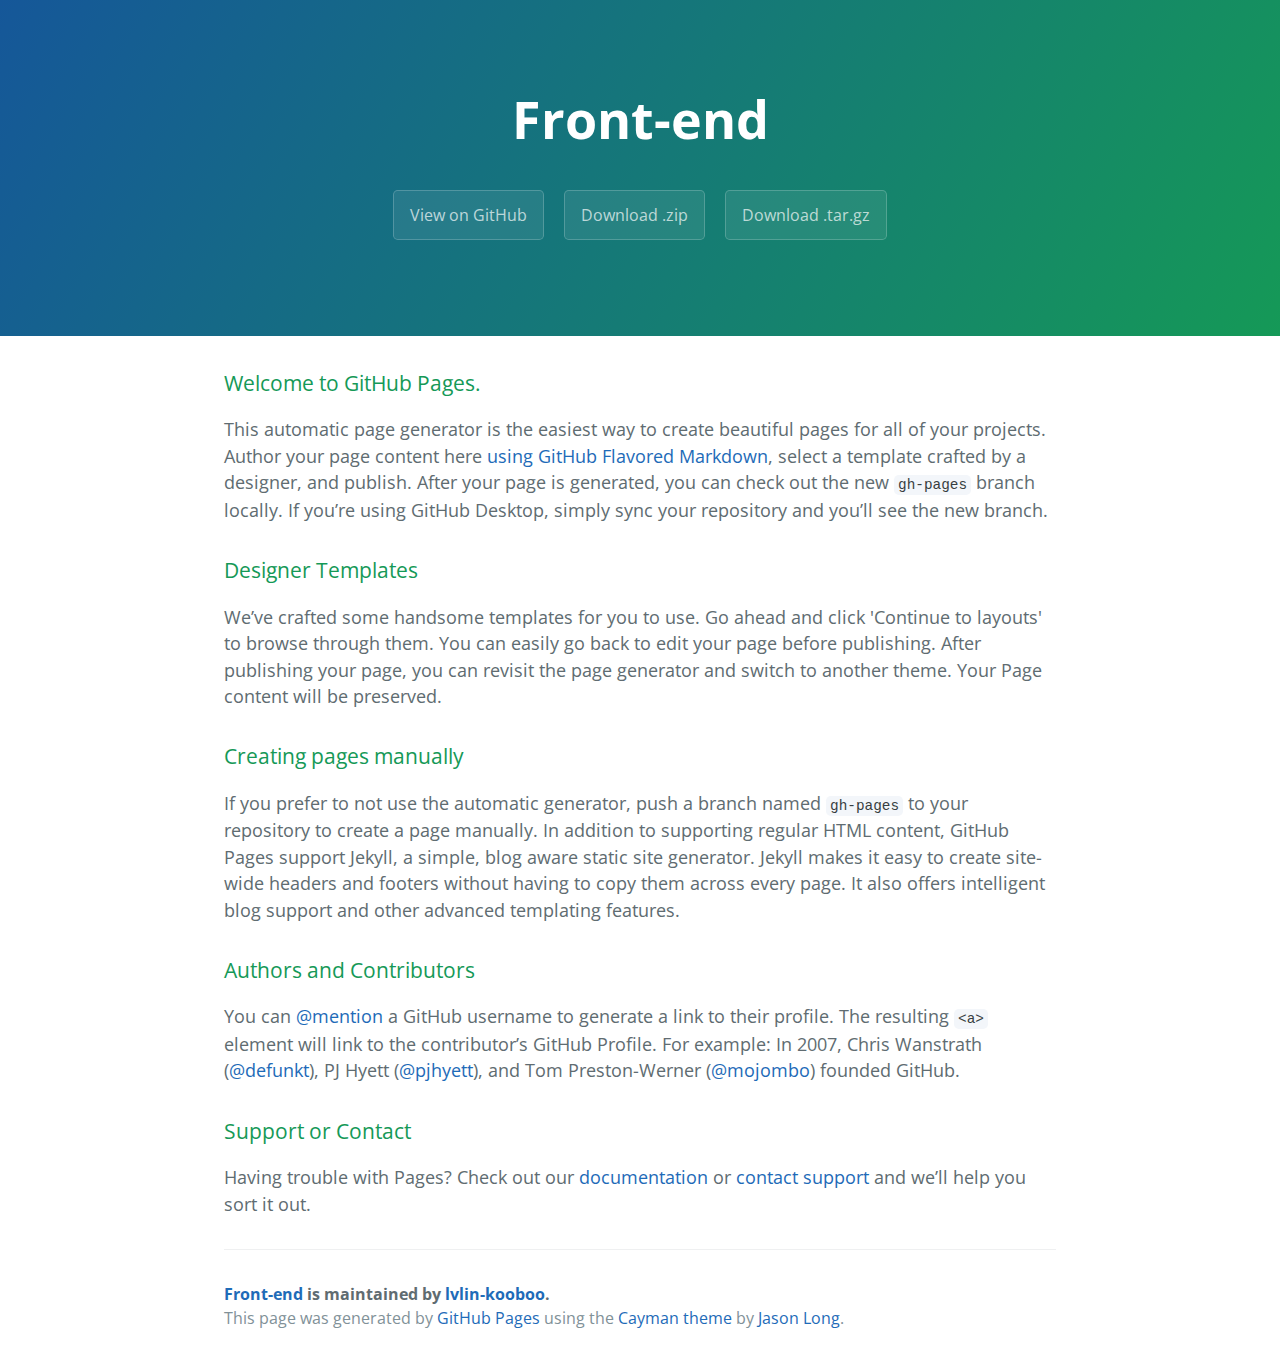
<file: index.html>
<!DOCTYPE html>
<html lang="en-us">
  <head>
    <meta charset="UTF-8">
    <title>Front-end by lvlin-kooboo</title>
    <meta name="viewport" content="width=device-width, initial-scale=1">
    <link rel="stylesheet" type="text/css" href="stylesheets/normalize.css" media="screen">
    <link href='https://fonts.googleapis.com/css?family=Open+Sans:400,700' rel='stylesheet' type='text/css'>
    <link rel="stylesheet" type="text/css" href="stylesheets/stylesheet.css" media="screen">
    <link rel="stylesheet" type="text/css" href="stylesheets/github-light.css" media="screen">
  </head>
  <body>
    <section class="page-header">
      <h1 class="project-name">Front-end</h1>
      <h2 class="project-tagline"></h2>
      <a href="https://github.com/lvlin-kooboo/front-end" class="btn">View on GitHub</a>
      <a href="https://github.com/lvlin-kooboo/front-end/zipball/master" class="btn">Download .zip</a>
      <a href="https://github.com/lvlin-kooboo/front-end/tarball/master" class="btn">Download .tar.gz</a>
    </section>

    <section class="main-content">
      <h3>
<a id="welcome-to-github-pages" class="anchor" href="#welcome-to-github-pages" aria-hidden="true"><span class="octicon octicon-link"></span></a>Welcome to GitHub Pages.</h3>

<p>This automatic page generator is the easiest way to create beautiful pages for all of your projects. Author your page content here <a href="https://guides.github.com/features/mastering-markdown/">using GitHub Flavored Markdown</a>, select a template crafted by a designer, and publish. After your page is generated, you can check out the new <code>gh-pages</code> branch locally. If you’re using GitHub Desktop, simply sync your repository and you’ll see the new branch.</p>

<h3>
<a id="designer-templates" class="anchor" href="#designer-templates" aria-hidden="true"><span class="octicon octicon-link"></span></a>Designer Templates</h3>

<p>We’ve crafted some handsome templates for you to use. Go ahead and click 'Continue to layouts' to browse through them. You can easily go back to edit your page before publishing. After publishing your page, you can revisit the page generator and switch to another theme. Your Page content will be preserved.</p>

<h3>
<a id="creating-pages-manually" class="anchor" href="#creating-pages-manually" aria-hidden="true"><span class="octicon octicon-link"></span></a>Creating pages manually</h3>

<p>If you prefer to not use the automatic generator, push a branch named <code>gh-pages</code> to your repository to create a page manually. In addition to supporting regular HTML content, GitHub Pages support Jekyll, a simple, blog aware static site generator. Jekyll makes it easy to create site-wide headers and footers without having to copy them across every page. It also offers intelligent blog support and other advanced templating features.</p>

<h3>
<a id="authors-and-contributors" class="anchor" href="#authors-and-contributors" aria-hidden="true"><span class="octicon octicon-link"></span></a>Authors and Contributors</h3>

<p>You can <a href="https://github.com/blog/821" class="user-mention">@mention</a> a GitHub username to generate a link to their profile. The resulting <code>&lt;a&gt;</code> element will link to the contributor’s GitHub Profile. For example: In 2007, Chris Wanstrath (<a href="https://github.com/defunkt" class="user-mention">@defunkt</a>), PJ Hyett (<a href="https://github.com/pjhyett" class="user-mention">@pjhyett</a>), and Tom Preston-Werner (<a href="https://github.com/mojombo" class="user-mention">@mojombo</a>) founded GitHub.</p>

<h3>
<a id="support-or-contact" class="anchor" href="#support-or-contact" aria-hidden="true"><span class="octicon octicon-link"></span></a>Support or Contact</h3>

<p>Having trouble with Pages? Check out our <a href="https://help.github.com/pages">documentation</a> or <a href="https://github.com/contact">contact support</a> and we’ll help you sort it out.</p>

      <footer class="site-footer">
        <span class="site-footer-owner"><a href="https://github.com/lvlin-kooboo/front-end">Front-end</a> is maintained by <a href="https://github.com/lvlin-kooboo">lvlin-kooboo</a>.</span>

        <span class="site-footer-credits">This page was generated by <a href="https://pages.github.com">GitHub Pages</a> using the <a href="https://github.com/jasonlong/cayman-theme">Cayman theme</a> by <a href="https://twitter.com/jasonlong">Jason Long</a>.</span>
      </footer>

    </section>

  
  </body>
</html>
</file>
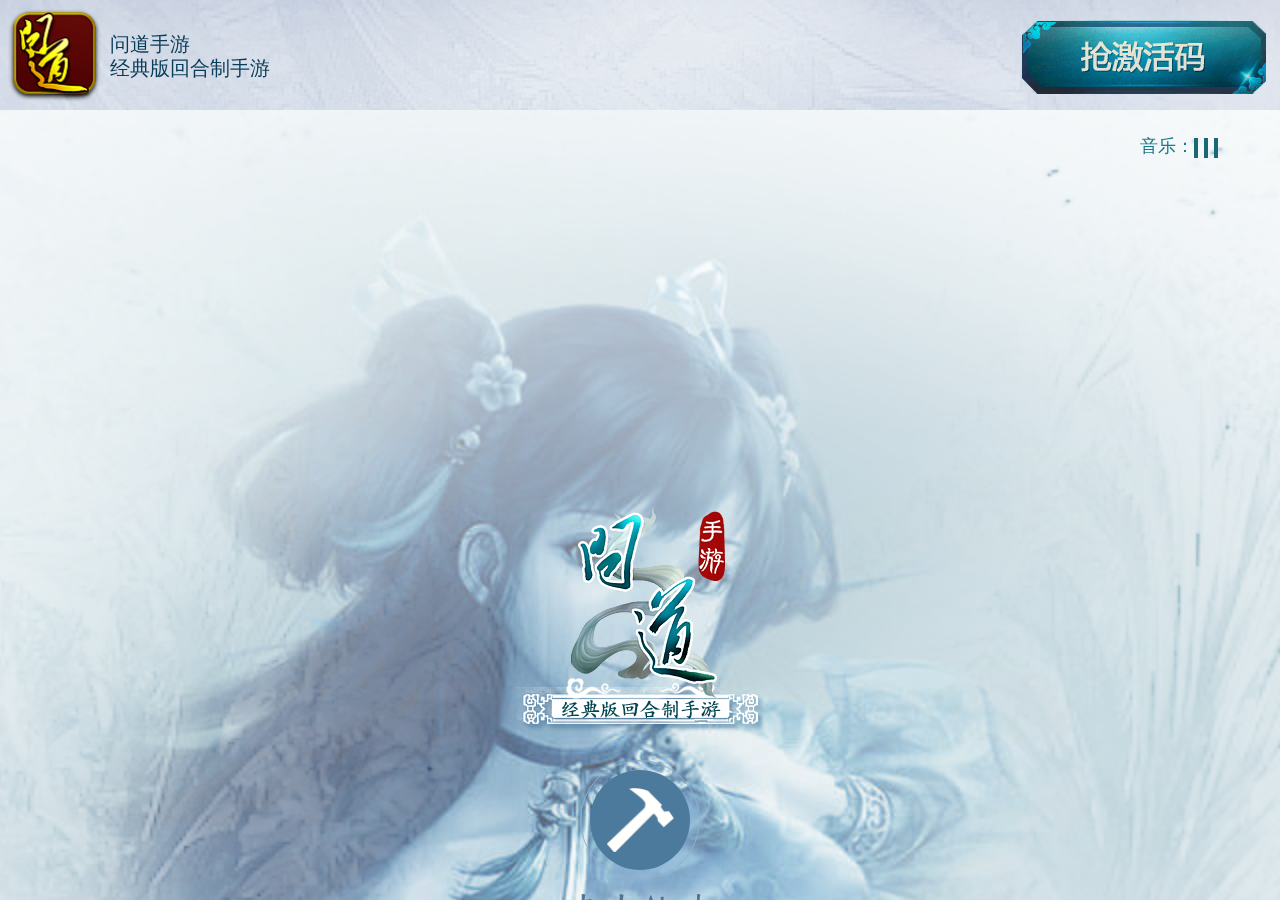
<file: item1/index.html>
<!DOCTYPE html>
<html lang="en">
	<head>
		<meta charset="UTF-8">
		<title>Document</title>
		<meta name="viewport" content="width=device-width,user-scalable=no">
		<link rel="stylesheet" href="css/style.css?2">
		<script src="js/easeljs.js?2"></script>
	</head>
	<body>
		<div id="loading" class="loading">
			<div class="wrap">
				<div class="i-logo"></div>
				<div class="percent">00%</div>
			</div>
		</div>
		<canvas id="canvas"></canvas>
		<div class="container" id="container">
			<section id="section1" class="section section1">
				<div class="top-bar">
					<div class="left-block">
						<a href="#" class="icon icon-logo"></a>
						<div class="text">问道手游<br />经典版回合制手游</div>
					</div>
					<a href="#" class="btn btn-active">抢激活码</a>
				</div>
				<a href="#" class="logo"></a>
				<div class="tip">
					<a href="#" class="hammer" id="hammer">
						<span class="ham"><i></i></span>
						<span class="text">点击敲破</span>
					</a>
				</div>
				<div class="gap1"></div>
				<div class="gap2"></div>
			</section>
			<section id="section2" class="section section2">
				<img src="images/leaf1.png" alt="" class="leaf leaf1" />
				<img src="images/leaf2.png" alt="" class="leaf leaf2" />
				<img src="images/leaf2.png" alt="" class="leaf leaf3" />
				<a href="#" class="logo"></a>
				<div class="btn-group">					
					<a href="#" class="btn btn-active"></a>
					<a href="#" class="btn btn-gift"></a>
				</div>
				<ul class="quick-links">
					<li><a href="#" class="wechat"><i class="icon-wechat"></i>微信</a>
						<div class="dropdown">							
							<h1>请关注“问道手游”公众号</h1>
							<p>搜索“wendaoshouyou”添加</p>
							<span class="close"></span>
						</div>
					</li>
					<li><a href="#" class="weibo"><i class="icon-weibo"></i>微博</a></li>
					<li><a href="#" class="forum"><i class="icon-forum"></i>论坛</a></li>
					<li><a href="#" id="news" class="news"><i class="icon-news"></i>最新资讯</a></li>
				</ul>
			</section>
			<section class="section section3" id="section3">
				<span class="close" id="close"></span>
				<h3 class="title"><i class="icon-arrow"></i>最新资讯</h3>
				<ul>
					<li><a href="news.html">问道预约站正式上线首曝光水女</a><time>2015/10</time></li>
					<li><a href="news.html">问道预约站正式上线首曝光水女</a><time>2015/10</time></li>
					<li><a href="news.html">问道预约站正式上线首曝光水女</a><time>2015/10</time></li>
					<li><a href="news.html">问道预约站正式上线首曝光水女</a><time>2015/10</time></li>
				</ul>
			</section>
			<div class="model" id="model">
				<span class="close-btn" id="closebtn"></span>
				<div class="model-content">
					<div class="model-title">
						<h3>问道限量激活码</h3>
					</div>
					<div class="field"></div>
				</div>
			</div>
			<a href="#" id="music" class="music on">
				<span class="text">音乐：</span><span><i class="ico ico1"></i><i class="ico ico2"></i><i class="ico ico3"></i></span>
			</a>
			<audio id="bg-music" class="bg-music" src="images/music.mp3" preload="" loop="" autoplay="autoplay" width="0" height="0"></audio>
			<audio id="tick" class="bg-music" src="images/tick.mp3" preload="" loop=""  width="0" height="0"></audio> 
			<audio id="tick-ta" class="bg-music" src="images/tickta.mp3" preload="" loop=""  width="0" height="0"></audio> 
		</div>
		<footer class="footer">
			<p>P证闽B2-20130030  |  闽ICP备12001243号-4</p>
			<p>Copyright © 2004-2015 G-BITS 吉比特网络 雷霆游戏 版权所有</p>
		</footer>
		<script src="js/contentManage.js?2"></script>
		<script src="js/script.js?2"></script>
	</body>
</html>
</file>
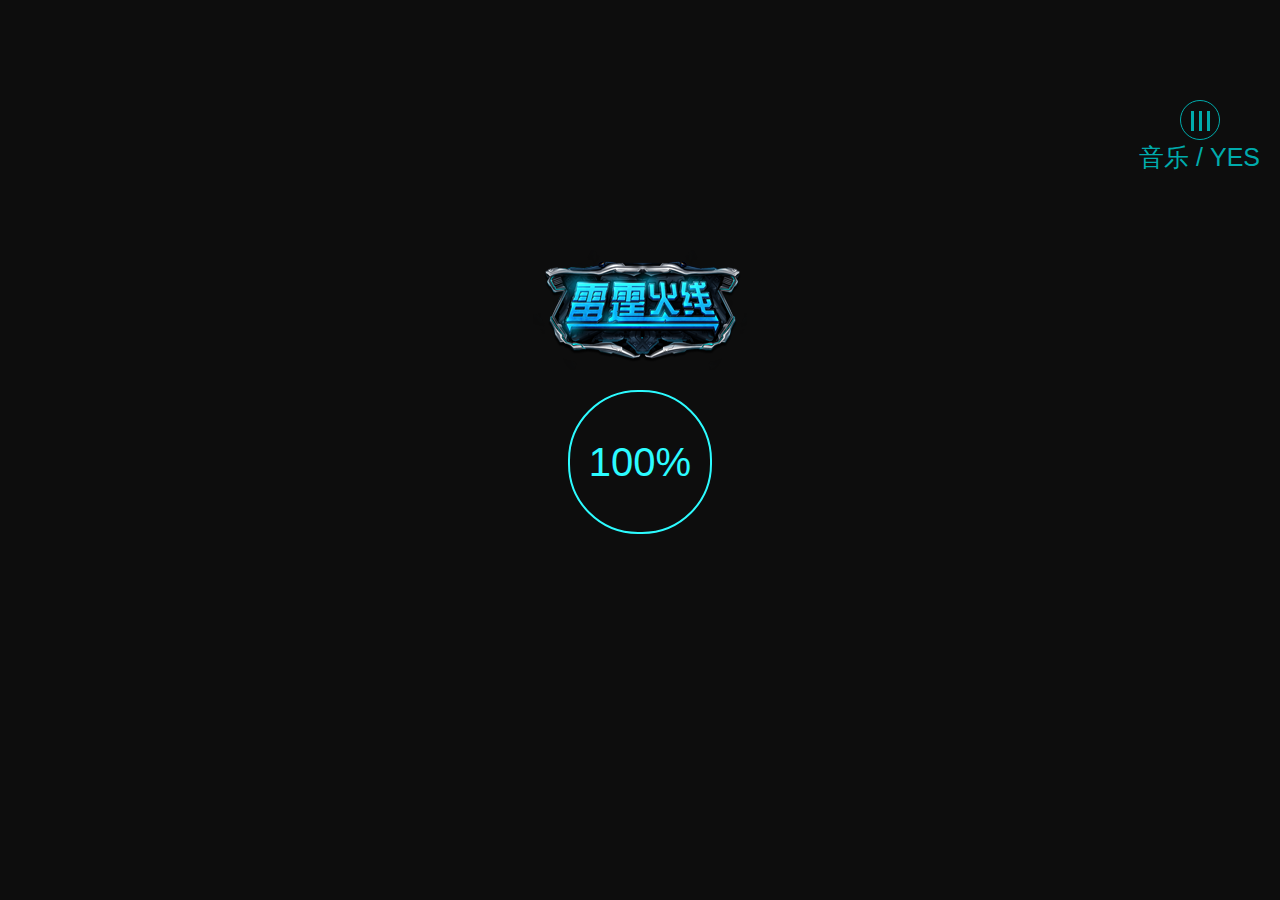
<file: item2/index.html>
<!DOCTYPE HTML>
<html>
  <head>
    <meta charset="utf-8" />
    <meta name="format-detection" content="telephone=no" />
    <meta name="viewport" content="width=320,minimum-scale=1,maximum-scale=7,user-scalable=no">
    <meta name="apple-mobile-web-app-capable" content="yes" />
    <meta name="apple-mobile-web-app-status-bar-style" content="black" />
    <meta name="Description" content=""/>
    <meta name="Keywords" content="" />
    <title></title>
    <link href="css/style.css?3" rel="stylesheet" type="text/css" />
  </head>
  <body>
    <div class="wraper ovh" id="wraper">
      <div class="loading" id="loading">
        <div class="wrap">
          <div class="i-logo"></div>
          <div class="percent">00%</div>
        </div>

        <!-- <div class="circles">
          <i class="circle circle1"></i>
          <i class="circle circle2"></i>
          <i class="circle circle3"></i>
          <i class="circle circle4"></i>
        </div> -->
      </div>
      <div class="container" id="container">
        <div class="pa tips" id="tips"></div>
        <div class="main pr ani-n" id="main">
          <section class="sec sec-1" id="sec-1">
            <div class="top-bar clearfix">
              <div class="top-follows"><span>关注：</span><!-- <a href="#" class="icon icon-wx"></a> --><a href="#" class="icon icon-wb"></a><!-- <a href="#" class="icon icon-tx"></a> --></div>
              <div class="top-forum"><a href="#" class="link"><i class="icon icon-menu"></i>官方论坛</a></div>
              <div class="mshare-more">
                <div class="mshare-icon">
                  <img src="img/avatar.png">
                </div>
                <div class="mshare-msg">
                  <h1>请关注“战斗领域”公众号</h1>
                  <p>搜索“FAqiangzhan”添加</p>
                  <a class="mshare-btn-back" href="javascript:void(0)"><span><i></i><em></em></span></a>
                </div>
              </div>
            </div>
            <div class="bg_pic"><img src="img/bg1.jpg"/></div>
            <img src="img/logo.png" alt="" class="logo" />
            <img src="img/img1_22.png" alt="" class="p1" />
            <img src="img/img1_1.png" alt="" class="title" />
            <!-- <img src="img/img1_3.png" alt="" class="video" /> -->
            <div class="video-btn">
              <a href="#"><em></em></a>
            </div>
            <div class="news-list">
              <a href="#" class="switch"><i class="icon icon-play"></i><span>新闻</span></a>
              <ul>
                <li><a href="detail.html">FA官网正式上线</a><span class="date">07/07</span></li>
              </ul>
            </div>
            <a href="slot.html" class="btn1"><img src="img/btn1.png" alt="" /></a>
            <div class="touchfield"></div>
            <a href="javascript:;" class="btn_up arrow"><img src="img/arrow.png" alt=""/></a>
          </section>
          
          <section class="sec sec-2" id="sec-2">
            <div class="bg_pic"><img src="img/bg2.jpg" alt=""/></div>
            <img src="img/img2_2.png" alt="" class="p2" />
            <img src="img/img2_1.png" alt="" class="title" />
            <!-- <a href="#" class="video">
              <img src="img/img2_5.jpg" alt="" />
            </a> -->
            <div class="slider">
              <ul class="slides">
                <li class="slide-item"><img src="img/slider1.jpg" alt="" /></li>
                <li class="slide-item"><img src="img/slider2.jpg" alt="" /></li>
                <li class="slide-item"><img src="img/slider3.jpg" alt="" /></li>
                <li class="slide-item"><img src="img/slider4.jpg" alt="" /></li>
                <li class="slide-item"><img src="img/slider5.jpg" alt="" /></li>
              </ul>
            </div>
            <div class="text">
              <img src="img/img2_6.png" alt="" class="text1" />
              <img src="img/img2_7.png" alt="" class="text2" />
            </div>
            <div class="touchfield"></div>
            <a href="javascript:;" class="btn_up arrow"><img src="img/arrow.png" alt=""/></a>
          </section>
          
          
          <section class="sec sec-3" id="sec-3">
            <div class="bg_pic"><img src="img/bg3.jpg"/></div>
            <img src="img/img3_1.png" alt="" class="title" />
            <img src="img/img3_2.png" alt="" class="text" />
            <div class="gun-wrap">
              <img src="img/img3_3.png" alt="" class="gun gun1">
              <img src="img/img3_4.png" alt="" class="gun gun2">
              <img src="img/img3_5.png" alt="" class="gun gun3">
              <img src="img/img3_6.png" alt="" class="gun gun4">
              <img src="img/img3_7.png" alt="" class="gun gun5">
              <img src="img/img3_8.png" alt="" class="gun gun6">
              <img src="img/img3_9.png" alt="" class="gun gun7">
            </div>
            <div class="touchfield"></div>
            <a href="javascript:;" class="btn_up arrow"><img src="img/arrow.png" alt=""/></a>
          </section>
          
          <section class="sec sec-4" id="sec-4">
            <div class="bg_pic bg_pic4"><img src="img/bg4.jpg" alt="" /></div>
            <img src="img/img4_3.png" alt="" class="p4" />
            <img src="img/img4_1.png" alt="" class="title" />
            <img src="img/img4_2.png" alt="" class="text" />
            <div class="touchfield"></div>
            <a href="javascript:;" class="btn_up arrow"><img src="img/arrow.png" alt=""/></a>
          </section>
          
          <section class="sec sec-5" id="sec-5">
            <div class="bg_pic"><img src="img/bg5.jpg" alt="" /></div>
            <img src="img/img5_1.png" alt="" class="title" />
            <img src="img/img5_2.png" alt="" class="text" />
            <img src="img/img5_3.png" alt="" class="p5" />
            <img src="img/img5_4.png" alt="" class="pw5" />
            <div class="touchfield"></div>
            <a href="javascript:;" class="btn_up arrow"><img src="img/arrow.png" alt=""/></a>
          </section>
          <section class="sec sec-6" id="sec-6">
            <div class="bg_pic"><img src="img/bg6.jpg"/></div>
            <img src="img/img6_1.png" alt="" class="title" />
            <img src="img/img6_2.png" alt="" class="text" />
            <img src="img/img6_4.png" alt="" class="ufo" />
            <img src="img/img6_3.png" alt="" class="p6" />
            <a href="slot.html" class="btn1"><img src="img/btn1.png" alt="" /></a>
            <a href="slot.html" class="btn2"><img src="img/btn2.png" alt="" /></a>
            <a href="javascript:;" class="btn3" id="btn3"><img src="img/arrow-back.png"/></a>
            <img src="img/img6_8.png" alt="" class="cr" />
          </section>
        </div>
      </div>
    </div>
    <a href="#" class="music on">
      <span><i class="ico ico1"></i><i class="ico ico2"></i><i class="ico ico3"></i></span>音乐 / <em>YES</em></a>
    <div class="mask flexcontainer" id="mask" style="display:none">
      <div class="mask-box">
        <div class="mask-pic"><i></i></div>
        <span>为了更好的体验，请将手机/平板竖过来</span>
      </div>
    </div>
    <audio id="bg-music" class="bg-music" src="img/music.mp3" preload="" loop="" autoplay="autoplay" width="0" height="0"></audio>    
    <script type="text/javascript">
    if(navigator.appVersion.indexOf('Android') != -1){
    document.addEventListener("DOMContentLoaded",function(e){
    document.getElementById('wraper').style.zoom = e.target.activeElement.clientWidth/320;
    });
    }
    </script>
    <script src="js/zepto.js"></script>
    <script src="js/zepto.slide.js"></script>
    <script src="js/script.js"></script>
    <script type="text/javascript">
    function checkDirect() {
    if (window.orientation == 180 || window.orientation == 0) {
    $(".mask").hide();
    }
    if (window.orientation == 90 || window.orientation == -90) {
    $(".mask").show();
    }
    }
    checkDirect();
    window.addEventListener("onorientationchange" in window ? "orientationchange" : "resize", checkDirect, false);
    </script>
    <script type="text/javascript">
    /*加载*/
    var load = document.getElementById('loading');
    var imgPath = 'img/';
    var loadingPage = (function () {
    var imgSources = ['logo.png','bg1.jpg','bg2.jpg','bg3.jpg','bg6.jpg','img1_1.png','img1_22.png','img1_3.png','slider1.jpg','slider2.jpg','slider3.jpg','slider4.jpg','slider5.jpg','img2_1.png','img2_2.png','img2_3.png','img2_4.png','img2_5.jpg','img2_6.png','img2_7.png','img3_1.png','img3_2.png','img3_3.png','img3_4.png','img3_5.png','img3_6.png','img3_7.png','img3_8.png','img3_9.png','img4_1.png','img4_2.png','img4_3.png','img5_1.png','img5_2.png','img5_3.png','img5_4.png','img6_1.png','img6_2.png','img6_3.png','img6_4.png','img6_5.png','img6_6.png','img6_7.png','img6_8.png','arrow.png','btn1.png','btn2.png','m_share.png'];
    for (var i = 0; i < imgSources.length; i++) {
    imgSources[i] = (imgPath + imgSources[i]);
    };
    var loadImage = function (path, callback) {
    var img = new Image();
    img.onload = function () {
    img.onload = null;
    callback(path);
    }
    img.src = path;
    }
    var imgLoader = function (imgs, callback) {
    var len = imgs.length, i = 0;
    while (imgs.length) {
    loadImage(imgs.shift(), function (path) {
    callback(path, ++i, len);
    })
    }
    }
    var percent = 0;
    imgLoader(imgSources, function (path, curNum, total) {
    percent = curNum / total;
    percent2 = (curNum / total)*197;
    //$("#pgs2").attr("value", Math.floor(percent * 212));
    if(percent != 1)
    {
      document.querySelector('.percent').innerHTML = Math.floor(percent * 100) + '%';
    }
    
    });
    })();
    window.onload = function() {
      document.querySelector('.percent').innerHTML = '100%';
      setTimeout(function() {
      document.getElementById('loading').style.display = 'none';
      document.getElementById('sec-1').className = "sec sec-1 sec-01-show";
      }, 700);
      // weixin tips
      $(".icon-wx").click(function(){
        $(".mshare-more").show();
      });
      $(".mshare-btn-back").click(function(){
        $(".mshare-more").hide();
      });

      // $('.btn_up').on('click',function(e) {
      //   e.preventDefault();
      //   fa.util.nextSec();
      // })

      $('.btn3').on('click',function(e) {
        e.preventDefault();
        for(var i=1;i<=5;i++)
        {
           fa.util.prevSec();
        }
      })
      $('body').on('click',function(e) {
        if($(e.target).closest('a').length == 0 && $(e.target).closest('.touchfield').length > 0) {
          fa.util.nextSec();
        }
        else if($(e.target).closest('.btn_up').length > 0) {
          e.preventDefault();
          fa.util.nextSec();
        }

      })
      $('.slider').slides({
          effect: 'slide',
          crossfade: true,
          slideSpeed: 250,
          fadeSpeed: 250,
          container: 'slides',
          generateNextPrev: true,
          generatePagination: true
      })

      $('.music').on('click',function(e) {
        e.preventDefault();
        $('.music').toggleClass('on');
        var b = $('.music').hasClass('on');
        b ? $('.music').find('em').html('YES'): $('.music').find('em').html('NO');
        toggleMusic(b);
    })

    function toggleMusic(b) {
        var music = $('#bg-music').get(0);
        b ? music.play() : music.pause();
    }

    $('.switch').on('click',function(e) {
        e.preventDefault();
        $('.news-list').toggleClass('active');
    })

    }
    </script>
  </body>
</html>
</file>
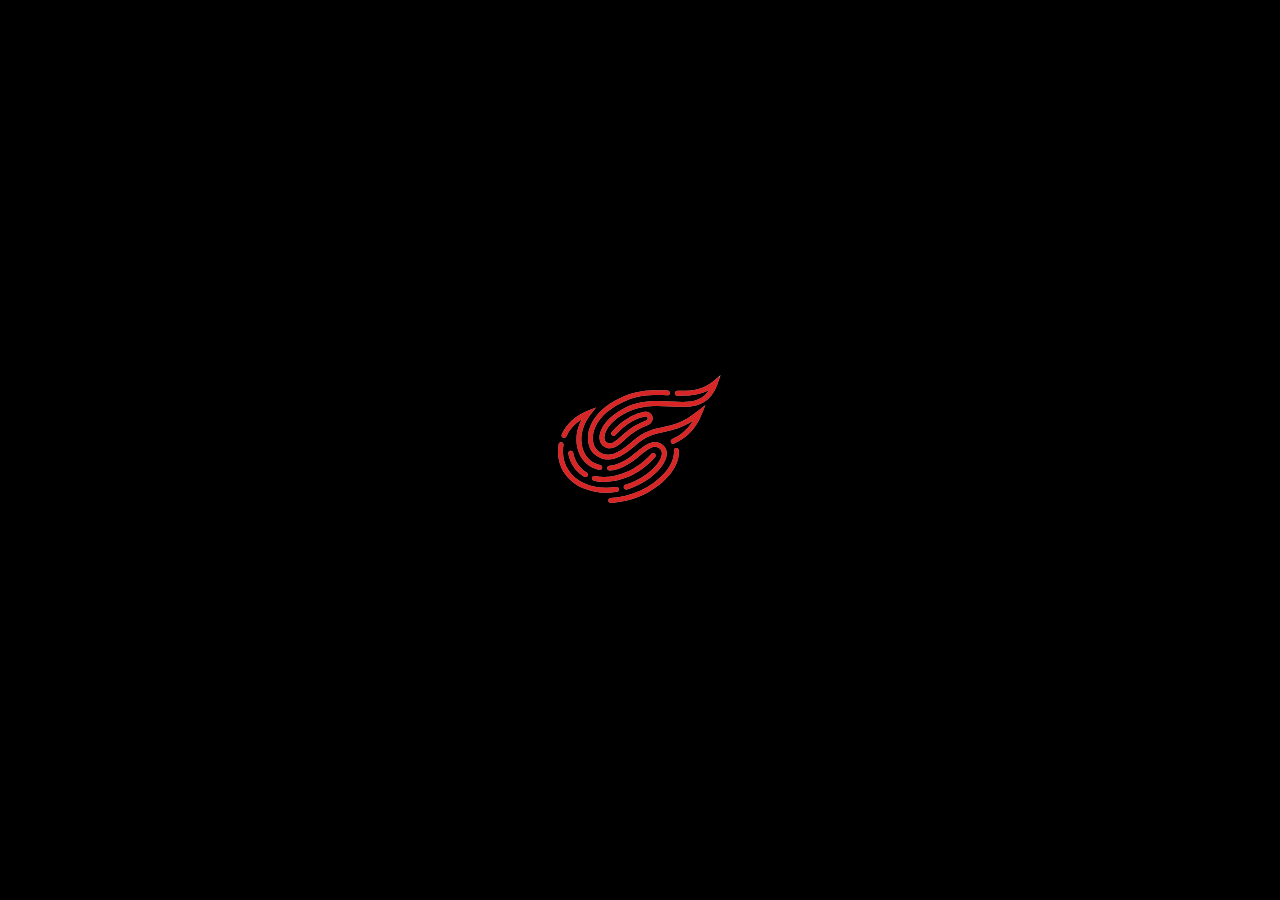
<file: item3/index.html>
<!DOCTYPE html>
<html>
<head>
<meta charset="utf-8">

<!--This is Git Project-->
<title>《百将行》官方网站_百将行礼包_下载-动作卡牌终结者</title>
	<meta name="from" content="git:BJX/bjx-gw-m-20150706">
	<meta name="author" content="网易，NetEase Inc.">
	<meta name="copyright" content="网易，NetEase Inc.">
	<meta name="front-end technicist" content="yinxin,lijun">
	<meta name="editor" content="zhulin,huangqiuchan">
	<meta name="designer" content="once,luoshanshan">
	<meta name="pmid" content="11552">
<meta name="keywords" content="百将行,《百将行》官网,《百将行》官方网站,百将行官网,百将行正式官网,《百将行》预约官网,网易百将行,横版手游,动作手游,卡牌手游,网易手游,网易横版动作手游,网易横版游戏,网易手机游戏,网易卡牌游戏">
<meta name="description" content="终极幻想三国！动作卡牌终结者！网易《百将行》，给你一个从未见过的三国！妖化、幻想、觉醒体，带你走进奇幻三国世界；无双连招，追击破斩，怒气必杀，给你体验丰富战斗策略技巧。">
<meta name="viewport" content="width=device-width,initial-scale=1.0,maximum-scale=1.0,user-scalable=no">
<meta name="format-detection" content="telephone=no">
<meta name="format-detection" content="address=no">
<meta name="applicable-device" content="mobile">
<link rel="canonical" href="http://bjx.163.com">
<link rel="dns-prefetch" href="http://res.nie.netease.com">
<link type="text/css" rel="stylesheet" href="css/style.css">
</head>
<body>
<div id="share_content" class="hide">
    <p id="share_title" pub-name="分享标题">千篇一律的三国你够了没？网易《百将行》超燃OP曝光！</p>
    <p id="share_desc" pub-name="分享描述">《百将行》官方网站_百将行礼包_下载-动作卡牌终结者</p>
    <img id="share_pic" pub-name="分享图片" data-src="data/share.png">
</div>
<div class="viewtips" id="forhorview">建议在竖屏下浏览！</div>
<div class="main" id="Jmain">

    <div class="swiper-container" id="specile">
      <div class="swiper-wrapper">
            <div class="swiper-slide stage stage1">
                <div class="stage-logo-bg">
                </div>
                <div class="stage-logo">
                </div>
                <a href="javascript:;" class="stage-video" id="Jplaybtn" data-mp4="http://v.bjx.netease.com/2015/0717/d6ef1652f556454fcda3094fde776ed7qt.mp4 "><span></span></a>
                <div class="stage-peo">
                    <span></span>
                    <span></span>
                    <span></span>
                </div>
                <div class="stage-bg"></div>
                <div class="arrow"><span></span></div>

            </div>
            <div class="swiper-slide stage stage2">
                <div class="stage-inner">

                <div class="stage-font-bg">
                </div>
                <div class="stage-font-bgA">
                </div>
                <div class="stage-font">
                </div>
                <div class="stage-fontA">
                </div>
                <div class="stage-peo"></div>
                <div class="stage-dec">
                    <span>界<br>。</span>
                    <span>入原著故事时空<br>，<br>经典题材<br>，<br>全新世</span>
                    <span>黑科技多元种族<br>，<br>异次元设定全面乱</span>
                    <span>型机甲<br>，<br>神怪妖兽<br>、<br>玄兵机甲<br>、<br>暗</span>
                    <span><em>【</em>赤壁<em>】</em>是浮空战舰<br>，<em>【</em>官渡<em>】</em>是巨</span>
                </div>
                <!-- <a href="javascript:;" class="stage-video" data-mp4="http://v.jd.netease.com/2015/0617/116f5a8e8d585a81531bcd91f7d1a5c2.mp4"></a> -->
                <div class="stage-name"></div>
                <div class="stage-bg"></div>
                <div class="arrow"><span></span></div>

                <div class="stage-white"></div>

                </div>
            </div>

            <div class="swiper-slide stage stage3">
                <div class="stage-inner">

                <div class="stage-font-bg">
                </div>
                <div class="stage-font-bgA">
                </div>
                <div class="stage-font">
                </div>
                <div class="stage-fontA">
                </div>
                <div class="stage-chop">
                </div>
                <div class="stage-peo"></div>
                <div class="stage-dec">
                    <span>超能化武将<br>。</span>
                    <span>100位以原著灵魂重设形象与能力的</span>
                    <span>关羽化龙<br>，<br>廖化似狼<br>，<br>许褚如虎<br>，</span>
                </div>
                <!-- <a href="javascript:;" class="stage-video" data-mp4="http://v.jd.netease.com/2015/0617/116f5a8e8d585a81531bcd91f7d1a5c2.mp4"></a> -->
                <div class="stage-name"></div>
                <div class="stage-bg"></div>
                <div class="arrow"><span></span></div>
                
                <div class="stage-white"></div>

                </div>
            </div>

            <div class="swiper-slide stage stage4">
                <div class="stage-inner">

                <div class="stage-font-bg">
                </div>
                <div class="stage-font">
                </div>
                <div class="stage-fontA">
                </div>
                <div class="stage-peo"></div>
                <div class="stage-dec">
                    <span>十足<br>。</span>
                    <span>反传统技能表现与画面风格爆裂感</span>
                    <span>当水墨画风碰撞粒子光效<br>，<br>浓墨重彩<br>，</span>
                </div>
                <!-- <a href="javascript:;" class="stage-video" data-mp4="http://v.jd.netease.com/2015/0617/116f5a8e8d585a81531bcd91f7d1a5c2.mp4"></a> -->
                <div class="stage-name"></div>
                <div class="stage-bg"></div>
                <div class="arrow"><span></span></div>

                <div class="stage-white"></div>

                </div>
            </div>

            <div class="swiper-slide stage stage5">
                <div class="stage-inner">

                <div class="stage-font-bg">
                </div>
                <div class="stage-font">
                </div>
                <div class="stage-fontA-bg">
                    <span></span>
                </div>
                <div class="stage-fontA">
                </div>
                <div class="stage-peo"></div>
                <div class="stage-dec">
                    <span>与组合<em>】</em>的操作新玩点<br>！</span>
                    <span>为动作卡牌的指尖大招添加<em>【</em>时机</span>
                    <span>醒<br>，<br>打破了传统卡牌手游的桎梏<br>，</span>
                    <span>压制<br>、<br>破招<br>、<br>浮空<br>、<br>追击<br>、<br>暴气觉</span>
                </div>
                <!-- <a href="javascript:;" class="stage-video" data-mp4="http://v.jd.netease.com/2015/0617/116f5a8e8d585a81531bcd91f7d1a5c2.mp4"></a> -->
                <div class="stage-name"></div>
                <div class="stage-bg"></div>
                <div class="arrow"><span></span></div>

                <div class="stage-white"></div>

                </div>
            </div>

            <div class="swiper-slide stage stage6">

                <div class="swiper-container" id="Jlaststage">
                    <div class="swiper-wrapper">
                        <div class="swiper-slide scroll-swiper">

                        <div class="header">
                            <a href="javascript:;" class="book-btn"></a>
                        </div>

                        <div id="about_swiper" class="swiper-container about_swiper">
                            <div class="swiper-wrapper">
                                <div class="swiper-slide">
                                    <div class="slide-img">
                                        <img src="img/stage06_5_1_fc0867e.png" alt="百将行关羽">
                                    </div>                           
                                </div>

                                <div class="swiper-slide">
                                    <div class="slide-img">
                                        <img src="img/stage06_6_1_bfb7ceb.png" alt="百将行吕布机甲">
                                    </div>
                                </div>

                                <div class="swiper-slide">
                                    <div class="slide-img">
                                        <img src="img/stage06_7_1_9984095.png" alt="百将行马超">
                                    </div>
                                </div>
                                <div class="swiper-slide">
                                    <div class="slide-img">
                                        <img src="img/stage06_8_1_dbaf443.png" alt="百将行孙权">
                                    </div>
                                    
                                </div>
                                <div class="swiper-slide">
                                    <div class="slide-img">
                                        <img src="img/stage06_9_1_de3a5a8.png" alt="百将行孙尚香">
                                    </div>
                                </div>
                                <div class="swiper-slide">
                                    <div class="slide-img">
                                        <img src="img/stage06_10_1_342119f.png" alt="百将行周仓">
                                    </div>
                                    
                                </div>

                            </div>
                        </div>

                        <div id="about_swiper_txt" class="about_swiper_txt">
                            <div class="slide-txt show">
                                <span><img src="img/stage06_4_1_64cf447.png"></span>
                                <span>关羽，物理攻击型武将，龙族剑圣关羽会对敌方后排造成大量伤害，拥有一击必杀的强横势力。</span>
                            </div>
                            <div class="slide-txt">
                                <span><img src="img/stage06_4_2_211cfc4.png"></span>
                                <span>吕布，防御型武将，但物理伤害能力非常高，如同高达一般碾压对面的坦克。</span>
                            </div>
                            <div class="slide-txt">
                                <span><img src="img/stage06_4_3_fa14999.png"></span>
                                <span>马超，物理攻击型武将，拥有强大的范围攻击技能，晋阶到紫色之后，每次命中敌人都会增加攻击速度，最强物理群攻武将之一。</span>
                            </div>
                            <div class="slide-txt">
                                <span><img src="img/stage06_4_4_30e0569.png"></span>
                                <span>孙权，法术攻击型武将，孙权擅长在逆风局进行作战，是攻击最高的主公武将之一。</span>
                            </div>
                            <div class="slide-txt">
                                <span><img src="img/stage06_4_5_6e6af6c.png"></span>
                                <span>孙尚香，物理攻击型武将，会连续抛掷手中的飞轮对敌方进行群体杀伤。站位越靠后输出越弱，站位太靠前则容易被击杀。</span>
                            </div>

                            <div class="slide-txt">
                                <span><img src="img/stage06_4_6_66f8b1d.png"></span>
                                <span>周仓，防御型武将，手动技能可以临时降低敌方的生命值，方便己方进行斩杀。</span>
                            </div>

                        </div>

                        <div class="slide-finger" id="Jslidefinger">
                            <!-- 按住 -->
                            了解
                            <span data-href="http://bjx.163.com/role/m/"><i></i></span>
                            更多
                        </div>

                        <div class="ft">
                            <!-- <a href="javascript:;" class="book-btn" rel="nofollow">立即预约</a> -->
                            <!-- <a href="http://app-down.x.netease.com/download/game/bjx/channel/bjxgw" class="btn-download" rel="nofollow">下载游戏</a> -->
                            <a href="javascript:void(0);" id="btn-public">关注公众号领礼包</a>
                            <a href="javascript:void(0);" id="btn-share">分享给小伙伴</a>
                            <p class="info">
                                <a href="http://bjx.163.com/index.html?from=mobile">[电脑版官网]</a>&nbsp;&nbsp;&nbsp;&nbsp;&nbsp;&nbsp;&nbsp;<a href="http://bjx.16163.com/">[官方论坛]</a>
                            </p>
                            <div class="NIE-copyRight_m">
                                <!--底部版本信息-->    
                            </div>
                            <a href="javascript:window.scroll(0,0)" class="btn-top" id="Jbtntop"></a>
                        </div>

                        </div>
                    </div>
                 
                    <div class="swiper-scrollbar"></div>
                </div>

            </div>

        </div>
    </div>

    <div class="header" id="Jheader">
        <a href="javascript:;" class="book-btn"></a>
    </div>
    <!-- 新闻内页 -->
    <div class="news" id="Jnews">
    <a href="javascript:;" class="news-btn" id="Jnewsbtn"></a>

    <div id="news_scroll" class="swiper-container news-scroll">
        <div class="swiper-wrapper">
            <div class="swiper-slide news-scroll-slide">
                <!-- 列表页 -->
                <div class="news-list show" id="Jnewslist">
                    <div id="banner_swiper" class="swiper-container banner-swiper">
                       
                    </div>

                    <div class="news-nav">
                        <a href="javascript:;" class="back-btn" id="Jnewsbackbtn"><em></em>后退</a>
                        <div id="nav_swiper" class="swiper-container nav-swiper">
                            <div class="swiper-wrapper">
                                <div class="swiper-slide">
                                    <a href="javascript:;" class="nav_swiper_a cur" data-index="0">新闻资讯</a>
                                    <a href="javascript:;" class="nav_swiper_a" data-index="1">玩家攻略</a>
                                    <a href="javascript:;" class="nav_swiper_a" data-index="2">游戏特色</a>
                                    <!-- <a href="javascript:;" class="nav_swiper_a" data-index="3">独家壁纸</a> -->
                                    <a href="http://bjx.163.com/role/m/">武将展示</a>
                                </div>
                            </div>
                            <div class="swiper-left"></div>
                            <div class="swiper-scrollbar"></div>
                        </div>
                    </div>

                    <!-- 新闻资讯 -->
                    <div id="news_swiperA" class="swiper-container news-swiper show">
                        <div class="swiper-wrapper">
                            
                            <!-- 读取新闻发布系统 模板名【15v2移动官网新闻资讯】 -->

                            
<div class="swiper-slide">


<a href="javascript:;" action="link" data-link="http://bjx.163.com/m/news/2015/7/15/19053_541245.html">
    <span>原《斗战神》主创团队再发力：这一次 颠覆三国</span> 07-15
</a>


<a href="javascript:;" action="link" data-link="http://bjx.163.com/m/news/2015/7/13/19053_540117.html">
    <span>原《斗战神》主创团队新游《百将行》概念图首曝</span> 07-13
</a>


<a href="javascript:;" action="link" data-link="http://bjx.163.com/m/news/2015/7/13/19053_540101.html">
    <span>前《斗战神》原班团队新品《百将行》角色曝光</span> 07-13
</a>


<a href="javascript:;" action="link" data-link="http://games.sina.com.cn/ng/sbjx/index.shtml">
    <span>和风三国动作卡牌《百将行》试玩解说</span> 06-02
</a>


<a href="javascript:;" action="link" data-link="http://bjx.163.com/m/news/2015/5/25/19053_526021.html">
    <span>有奖BUG建议大征集！快来鞭笞我们！</span> 05-25
</a>


<a href="javascript:;" action="link" data-link="http://bjx.163.com/m/news/2015/5/25/19053_526015.html">
    <span>我有我的羁绊！凑三国神组合赢京东卡</span> 05-25
</a>


<a href="javascript:;" action="link" data-link="http://bjx.163.com/m/news/2015/5/25/19053_526013.html">
    <span>亮瞎我的狗眼！晒十连抽赢京东卡</span> 05-25
</a>


</div>


<div class="swiper-slide">


<a href="javascript:;" action="link" data-link="http://bjx.163.com/m/news/2015/5/25/19053_526011.html">
    <span>百将参见，礼包奉上！迎开测，你来就送礼包</span> 05-25
</a>


<a href="javascript:;" action="link" data-link="http://bjx.163.com/m/news/2015/5/25/19053_526009.html">
    <span>大神出没！《百将行》攻略有奖征集</span> 05-25
</a>


<a href="javascript:;" action="link" data-link="http://bjx.163.com/m/news/2015/5/25/19053_526007.html">
    <span>我就是这么屌！竞技场排名送iPhone6</span> 05-25
</a>


<a href="javascript:;" action="link" data-link="http://bjx.163.com/m/news/2015/5/25/19053_526003.html">
    <span>《百将行》预下载给5星好评，赢手机游戏手柄</span> 05-25
</a>


<a href="javascript:;" action="link" data-link="http://bjx.163.com/m/news/2015/5/25/19053_525893.html">
    <span>《百将行》5月26日火爆开测，诸葛亮携百将前来参见！</span> 05-25
</a>


<a href="javascript:;" action="link" data-link="http://bjx.163.com/m/news/2015/5/25/19053_525859.html">
    <span>国内顶级插画师杨奇任《百将行》主美 亲自操刀引关注</span> 05-25
</a>


<a href="javascript:;" action="link" data-link="http://bjx.163.com/m/news/2015/5/25/19053_525823.html">
    <span>99%的三国都不敢这么玩！ 《百将行》独创妖兽机甲三国</span> 05-25
</a>


</div>


<div class="swiper-slide">


<a href="javascript:;" action="link" data-link="http://bjx.163.com/m/news/2015/5/25/19053_526017.html">
    <span>全民参战！选最强三国阵营，赢PS4</span> 05-21
</a>


<a href="javascript:;" action="link" data-link="http://bjx.163.com/m/news/2015/5/25/19053_526005.html">
    <span>三国我最懂！拼图三国人物，赢百元京东卡</span> 05-18
</a>


<a href="javascript:;" action="link" data-link="http://bjx.163.com/m/news/2015/5/25/19053_526019.html">
    <span>百将行投票送武将 再见十连抽</span> 05-15
</a>


</div>


<div class="swiper-slide">


</div>


<div class="swiper-slide">


</div>


                        </div>

                        <div class="swiper-pagination">
                            
                        </div>
                    </div>
                    <!-- 玩家攻略 -->
                    <div id="news_swiperB" class="swiper-container news-swiper">
                        <div class="swiper-wrapper">

                            <!-- 读取新闻发布系统 模板名【15v2移动官网玩家攻略】 -->

                            
<div class="swiper-slide">


<a href="javascript:;" action="link" data-link="http://bjx.163.com/m/strategy/2015/7/6/19055_538121.html">
    <span>百将行贾诩属性技能图鉴介绍</span> 07-06
</a>


<a href="javascript:;" action="link" data-link="http://bjx.163.com/m/strategy/2015/7/2/19055_537261.html">
    <span>百将行黄忠属性技能图鉴介绍</span> 07-02
</a>


<a href="javascript:;" action="link" data-link="http://bjx.163.com/m/strategy/2015/7/2/19055_537199.html">
    <span>百将行关羽属性技能图鉴介绍</span> 07-02
</a>


<a href="javascript:;" action="link" data-link="http://bjx.163.com/m/strategy/2015/6/30/19055_536267.html">
    <span>百将行文丑属性技能图鉴介绍</span> 06-30
</a>


<a href="javascript:;" action="link" data-link="http://bjx.163.com/m/strategy/2015/6/30/19055_536253.html">
    <span>百将行华雄属性技能图鉴介绍</span> 06-30
</a>


<a href="javascript:;" action="link" data-link="http://bjx.163.com/m/strategy/2015/6/29/19055_535999.html">
    <span>百将行太史慈属性技能图鉴介绍</span> 06-29
</a>


<a href="javascript:;" action="link" data-link="http://bjx.163.com/m/strategy/2015/6/26/19055_535429.html">
    <span>百将行颜良属性技能图鉴介绍</span> 06-26
</a>


</div>


<div class="swiper-slide">


<a href="javascript:;" action="link" data-link="http://bjx.163.com/m/strategy/2015/6/26/19055_535423.html">
    <span>百将行周仓属性技能图鉴介绍</span> 06-26
</a>


<a href="javascript:;" action="link" data-link="http://bjx.163.com/m/strategy/2015/6/24/19055_534661.html">
    <span>百将行张角属性技能图鉴介绍</span> 06-24
</a>


<a href="javascript:;" action="link" data-link="http://bjx.163.com/m/strategy/2015/6/24/19055_534645.html">
    <span>百将行黄盖属性技能图鉴介绍</span> 06-24
</a>


<a href="javascript:;" action="link" data-link="http://bjx.163.com/m/strategy/2015/6/23/19055_534165.html">
    <span>百将行吕布属性技能图鉴介绍</span> 06-23
</a>


<a href="javascript:;" action="link" data-link="http://bjx.163.com/m/strategy/2015/6/23/19055_534137.html">
    <span>百将行诸葛亮属性技能图鉴介绍</span> 06-23
</a>


<a href="javascript:;" action="link" data-link="http://bjx.163.com/m/strategy/2015/6/18/19055_532949.html">
    <span>百将行袁绍属性技能图鉴介绍</span> 06-18
</a>


<a href="javascript:;" action="link" data-link="http://bjx.163.com/m/strategy/2015/6/17/19055_532521.html">
    <span>百将行刘备属性技能图鉴介绍</span> 06-17
</a>


</div>


<div class="swiper-slide">


<a href="javascript:;" action="link" data-link="http://bjx.163.com/m/strategy/2015/6/17/19055_532509.html">
    <span>百将行孙权属性技能图鉴介绍</span> 06-17
</a>


<a href="javascript:;" action="link" data-link="http://bjx.163.com/m/strategy/2015/6/16/19055_532107.html">
    <span>百将行周瑜属性技能图鉴介绍</span> 06-16
</a>


<a href="javascript:;" action="link" data-link="http://bjx.163.com/m/strategy/2015/6/16/19055_532077.html">
    <span>百将行甘宁属性技能图鉴介绍</span> 06-16
</a>


<a href="javascript:;" action="link" data-link="http://bjx.163.com/m/strategy/2015/5/21/19055_524663.html">
    <span>战斗入门——超必杀时间</span> 05-21
</a>


<a href="javascript:;" action="link" data-link="http://bjx.163.com/m/strategy/2015/5/21/19055_524639.html">
    <span>战斗入门——斩</span> 05-21
</a>


<a href="javascript:;" action="link" data-link="http://bjx.163.com/m/strategy/2015/5/21/19055_524597.html">
    <span>战斗入门——破招</span> 05-21
</a>


<a href="javascript:;" action="link" data-link="http://bjx.163.com/m/strategy/2015/5/21/19055_524593.html">
    <span>《百将行》技能配搭入门(进阶篇)</span> 05-21
</a>


</div>


                        </div>

                        <div class="swiper-pagination">
                            
                        </div>
                    </div>
                    <!-- 游戏特色 -->
                    <div id="news_swiperC" class="swiper-container news-swiper">
                        <div class="swiper-wrapper">
                            <div class="swiper-slide"><img data-src="img/img_001_af3b476.jpg" alt="百将行游戏特色" class="swiper-lazy"></div>
                            <div class="swiper-slide"><img data-src="img/img_002_f04f0d7.jpg" alt="百将行游戏特色" class="swiper-lazy"></div>
                            <div class="swiper-slide"><img data-src="img/img_003_e973419.jpg" alt="百将行游戏特色" class="swiper-lazy"></div>
                            <div class="swiper-slide"><img data-src="img/img_004_875eccf.jpg" alt="百将行游戏特色" class="swiper-lazy"></div>
                        </div>

                        <div class="swiper-pagination">
                            
                        </div>
                    </div>
                    <!-- 独家壁纸 -->
                    <!-- <div id="news_swiperD" class="swiper-container news-swiper">
                        <div class="swiper-wrapper">

                            读取新闻发布系统 模板名【15v2移动官网独家壁纸】

                            include virtual="/include/15v2/index_wallpaper.html"
                        </div>

                        <div class="swiper-pagination">
                            
                        </div>
                    </div> -->

                </div>

                <!-- 文章页 -->
                <div class="news-art" id="Jart">
                    <div class="header">
                        <a href="javascript:;" class="book-btn"></a>
                        <span class="art-time">
                            <!-- 发布：2015-02-08 -->
                        </span>
                    </div>
                    
                    <div class="art-tit">
                        <a href="javascript:;" class="back-btn"><em></em>后退</a>
                        <h1></h1>
                    </div>
                    <div class="art-con">
                        <h3>正在加载...</h3>

                    </div>
                    <div class="NIE-copyRight_m">

                </div>

            </div>
        </div>
        <div class="swiper-scrollbar"></div>
    </div>


    
</div></div>

    <!-- 视频弹层 -->
    <div id="Jvideo" class="m-video">
        <div class="bg"></div><video src="" controls="controls" id="tsvideo"></video>
    </div>

    <!--分享提示窗-->
    <div class="share" id="share"> 
        <p>
            <a href="javascript:;" id="yx_share" class="s-yixin">易信</a>
            <a href="javascript:;" id="sina_share" class="s-weibo">微博</a>
            <a href="javascript:;" id="qzone_share" class="s-qzone">QQ空间</a>
        </p>
    </div>
    <div class="share share-weixin" id="share-weixin">
        <p>
            主公，点击右上角，立刻“分享到朋友圈”，让小伙伴们也感受下真正的“三国动作卡牌”！
            <i></i>
        </p>
    </div>
    <!--内容弹出层-->
    <div class="moudle" id="moudle">
        <p>
            <span><i>易信公众号:</i><br>baijiangxing</span>
            <span><i>微信公众号:</i><br>baijiangxing</span>
        </p>
    </div>
    <!-- 预约 -->
    <div class="book" id="Jbook">
        <p>预约</p>
        <div class="book-input">
            手机号 <input type="tel" placeholder="请输入您的手机号码" id="phone" maxlength="11" value="">
        </div>
        
        <a id="btn_order" href="javascript:;" class="button">提交</a>
        <a href="javascript:;" class="close_btn"><em></em></a>
    </div>

</div>
<script charset="gb2312" src="js/load.js" data-fixed="true"></script>
<!-- zepto mix NIE (最新版本）-->
<script charset="gb2312" src="http://res.nie.netease.com/comm/js/zepto(mixNIE).last.js"></script>
<script type="text/javascript" charset="gb2312" src="js/script.js"></script>
<script type="text/javascript" charset="gb2312" src="js/auto_combine.js"></script>
<script>
    document.write("<iframe style=\"display:none;\"  src=\"http://gad.netease.com/mmad/point?point_id=10385&s=xndwM2kMH5hiTXgu4%2Fd66tQa6jE%3D\" width=\"0\" height=\"0\"><\/iframe>");
</script>
</body>
</html>
</file>
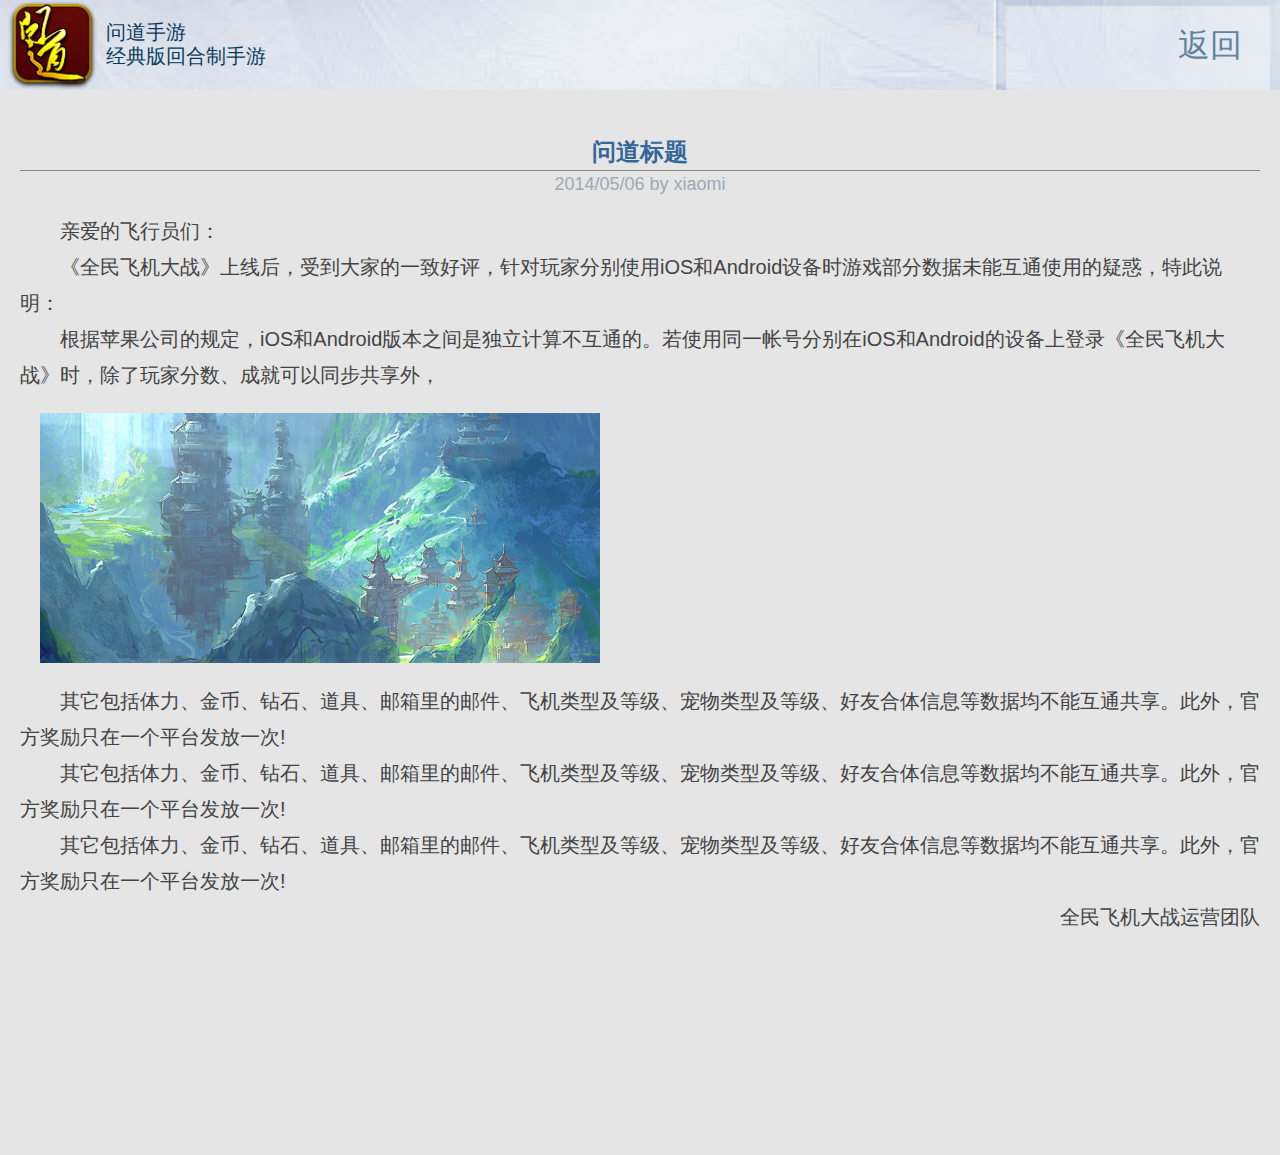
<file: news.html>
<!DOCTYPE html>
<html lang="en">
	<head>
		<meta charset="UTF-8">
		<title>Document</title>
		<meta name="viewport" content="width=device-width,user-scalable=no">
		<link rel="stylesheet" href="css/style.css">
	</head>
	<body class="news-detail">
		<div class="top-bar">
			<div class="left-block">
				<a href="#" class="icon icon-logo"></a>
				<div class="text">问道手游<br />经典版回合制手游</div>
			</div>
			<a href="index.html" class="btn btn-back">返回</a>
		</div>
		<article class="article">
			<h1 class="title">问道标题</h1>
			<div class="attach"><time>2014/05/06</time> by xiaomi</div>
			<div class="content">
				<p>亲爱的飞行员们：</p>
				<p>《全民飞机大战》上线后，受到大家的一致好评，针对玩家分别使用iOS和Android设备时游戏部分数据未能互通使用的疑惑，特此说明：</p>
				<p>根据苹果公司的规定，iOS和Android版本之间是独立计算不互通的。若使用同一帐号分别在iOS和Android的设备上登录《全民飞机大战》时，除了玩家分数、成就可以同步共享外，</p>
				<div class="image"><img src="images/img1.jpg" alt=""></div>
				<p>其它包括体力、金币、钻石、道具、邮箱里的邮件、飞机类型及等级、宠物类型及等级、好友合体信息等数据均不能互通共享。此外，官方奖励只在一个平台发放一次!</p>
				<p>其它包括体力、金币、钻石、道具、邮箱里的邮件、飞机类型及等级、宠物类型及等级、好友合体信息等数据均不能互通共享。此外，官方奖励只在一个平台发放一次!</p>
				<p>其它包括体力、金币、钻石、道具、邮箱里的邮件、飞机类型及等级、宠物类型及等级、好友合体信息等数据均不能互通共享。此外，官方奖励只在一个平台发放一次!</p>
				<p class="tar">全民飞机大战运营团队</p>
			</div>
		</article>
		<footer class="footer">
			<p>P证闽B2-20130030  |  闽ICP备12001243号-4</p>
			<p>Copyright © <script src="http://www.leiting.com/common/copyRight.js" type="text/javascript"></script> G-BITS <a href="http://www.g-bits.com" target="_blank">吉比特网络</a> <a href="http://www.leiting.com" target="_blank">雷霆游戏</a> 版权所有</p>
			<p><a href="http://www.leiting.com/terrace/news/news_detail_ff8080814e3494f1014e3e177f76060a.html" target="_blank">厦门雷霆网络科技有限公司</a></p>
		</footer>
	</body>
</html>
</file>
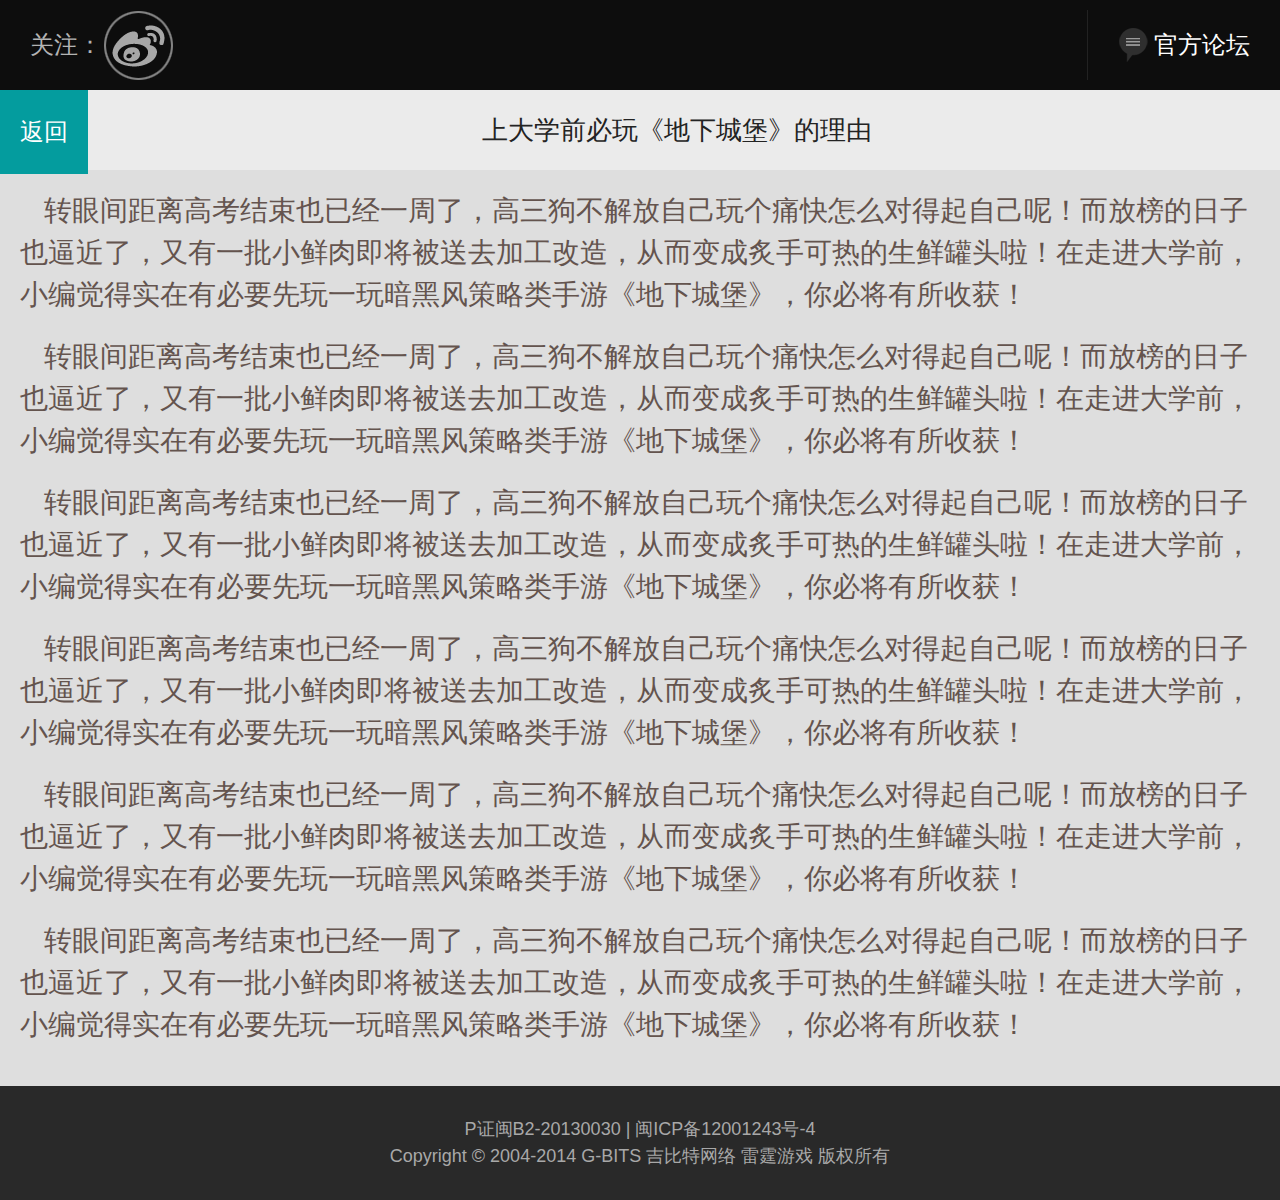
<file: item2/detail.html>
<!DOCTYPE html>
<html lang="en">
	<head>
		<meta charset="utf-8">
		<title>问道</title>
		<meta name="viewport" content="width=device-width" />
		<meta name="description" content="">
		<meta name="keywords" content="">
		<link href="css/style.css" rel="stylesheet" />
		<!--[if IE]>
		<script src="js/html5.js"></script>
		<![endif]-->
		<script type="text/javascript" src="js/jquery-1.9.0.min.js"></script>
	</head>
	<body>
		<div class="top-bar clearfix">
              <div class="top-follows"><span>关注：</span><!-- <a href="#" class="icon icon-wx"></a> --><a href="#" class="icon icon-wb"></a><!-- <a href="#" class="icon icon-tx"></a> --></div>
              <div class="top-forum"><a href="#" class="link"><i class="icon icon-menu"></i>官方论坛</a></div>
              <div class="mshare-more">
                <div class="mshare-icon">
                  <img src="img/avatar.png">
                </div>
                <div class="mshare-msg">
                  <h1>请关注“战斗领域”公众号</h1>
                  <p>搜索“FAqiangzhan”添加</p>
                  <a class="mshare-btn-back" href="javascript:void(0)"><span><i></i><em></em></span></a>
                </div>
              </div>
            </div>
		<article class="article">
			<h1><a href="index.html" class="back-home">返回</a>上大学前必玩《地下城堡》的理由</h1>
			<div class="content">
				<p>转眼间距离高考结束也已经一周了，高三狗不解放自己玩个痛快怎么对得起自己呢！而放榜的日子也逼近了，又有一批小鲜肉即将被送去加工改造，从而变成炙手可热的生鲜罐头啦！在走进大学前，小编觉得实在有必要先玩一玩暗黑风策略类手游《地下城堡》，你必将有所收获！</p>
				<p>转眼间距离高考结束也已经一周了，高三狗不解放自己玩个痛快怎么对得起自己呢！而放榜的日子也逼近了，又有一批小鲜肉即将被送去加工改造，从而变成炙手可热的生鲜罐头啦！在走进大学前，小编觉得实在有必要先玩一玩暗黑风策略类手游《地下城堡》，你必将有所收获！</p>
				<p>转眼间距离高考结束也已经一周了，高三狗不解放自己玩个痛快怎么对得起自己呢！而放榜的日子也逼近了，又有一批小鲜肉即将被送去加工改造，从而变成炙手可热的生鲜罐头啦！在走进大学前，小编觉得实在有必要先玩一玩暗黑风策略类手游《地下城堡》，你必将有所收获！</p>
				<p>转眼间距离高考结束也已经一周了，高三狗不解放自己玩个痛快怎么对得起自己呢！而放榜的日子也逼近了，又有一批小鲜肉即将被送去加工改造，从而变成炙手可热的生鲜罐头啦！在走进大学前，小编觉得实在有必要先玩一玩暗黑风策略类手游《地下城堡》，你必将有所收获！</p>
				<p>转眼间距离高考结束也已经一周了，高三狗不解放自己玩个痛快怎么对得起自己呢！而放榜的日子也逼近了，又有一批小鲜肉即将被送去加工改造，从而变成炙手可热的生鲜罐头啦！在走进大学前，小编觉得实在有必要先玩一玩暗黑风策略类手游《地下城堡》，你必将有所收获！</p>
				<p>转眼间距离高考结束也已经一周了，高三狗不解放自己玩个痛快怎么对得起自己呢！而放榜的日子也逼近了，又有一批小鲜肉即将被送去加工改造，从而变成炙手可热的生鲜罐头啦！在走进大学前，小编觉得实在有必要先玩一玩暗黑风策略类手游《地下城堡》，你必将有所收获！</p>
			</div>
		</article>
		<footer class="footer">
			<p>P证闽B2-20130030  |  闽ICP备12001243号-4</p>
			<p>Copyright © 2004-2014 G-BITS 吉比特网络 雷霆游戏 版权所有</p>
		</footer>
	</body>
</html>
</file>
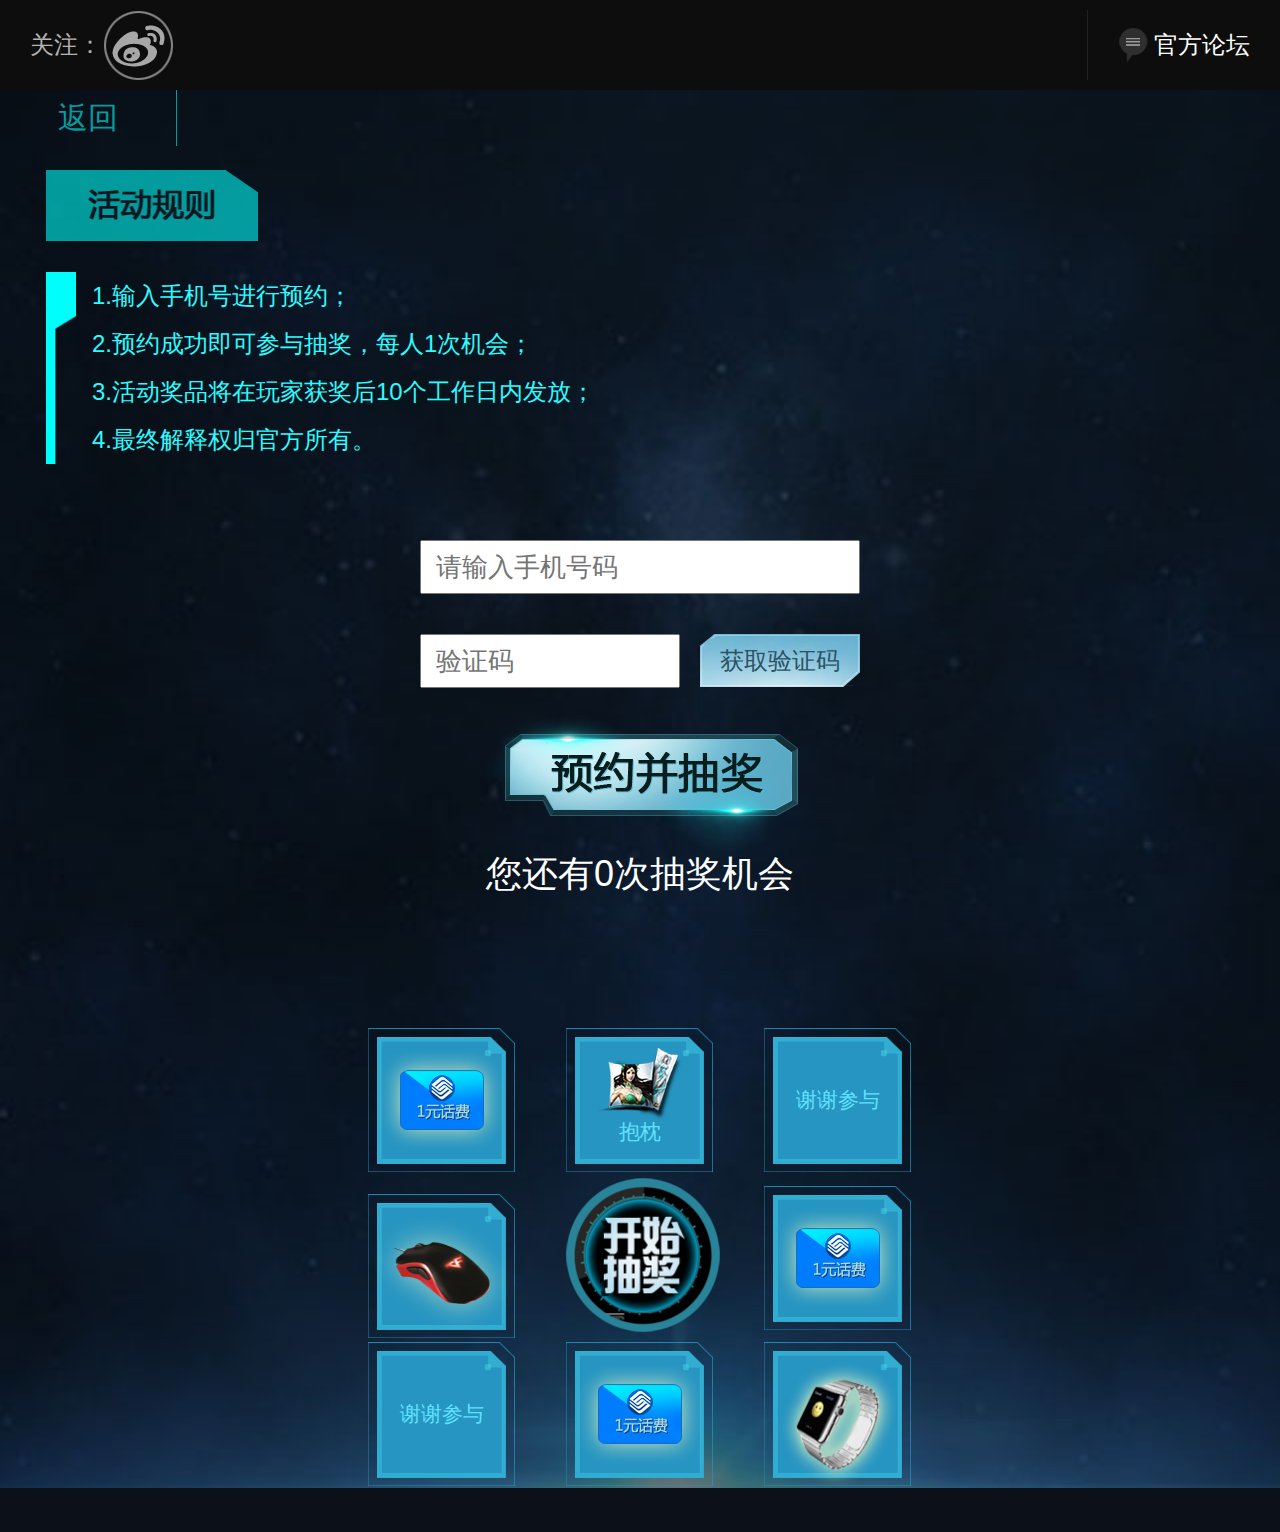
<file: item2/slot.html>
<!DOCTYPE HTML>
<html>
	<head>
		<meta charset="utf-8" />
		<meta name="format-detection" content="telephone=no" />
		<meta name="viewport" content="width=device-width">
		<meta name="apple-mobile-web-app-capable" content="yes" />
		<meta name="apple-mobile-web-app-status-bar-style" content="black" />
		<meta name="Description" content=""/>
		<meta name="Keywords" content="" />
		<title></title>
		<link href="css/style.css" rel="stylesheet" type="text/css" />
	</head>
	<body>
		<div class="top-bar clearfix">
			<div class="top-follows"><span>关注：</span><!-- <a href="#" class="icon icon-wx"></a> --><a href="#" class="icon icon-wb"></a><!-- <a href="#" class="icon icon-tx"></a> --></div>
			<div class="top-forum"><a href="#" class="link"><i class="icon icon-menu"></i>官方论坛</a></div>
			<div class="mshare-more">
				<div class="mshare-icon">
					<img src="img/avatar.png">
				</div>
				<div class="mshare-msg">
                  <h1>请关注“FA_GUN”公众号</h1>
                  <p>搜索“FA_GUN”添加</p>
					<a class="mshare-btn-back" href="javascript:void(0)"><span><i></i><em></em></span></a>
				</div>
			</div>
		</div>
		<div class="block-slot">
			<a href="index.html" class="back">返回</a>
			<div class="block-rules">
				<span class="rule-title">活动规则</span>
				<ol>
					<li>1.输入手机号进行预约；</li>
					<li>2.预约成功即可参与抽奖，每人1次机会；</li>
					<li>3.活动奖品将在玩家获奖后10个工作日内发放；</li>
					<li>4.最终解释权归官方所有。</li>
				</ol>
			</div>
			<div class="form">
				<div class="form-message fa-msg active">预约成功!</div>
				<input type="text" id="phone" name="phone" placeholder="请输入手机号码" />
				<div class="fieldset clearfix">
					<input type="text" id="verify" name="verify" placeholder="验证码" class="short" />
					<a href="#" class="get-code">获取验证码</a>
				</div>
				<a href="#" class="btn-submit">预约</a>
			</div>
			<div class="chance">您还有<span class="times">0</span>次抽奖机会</div>
			<div class="award-message fa-msg">恭喜您获得一元话费</div>
			<div id="lottery">
				<ul>					
					<li class="lottery-unit lottery-unit-0">
						<img src="img/award1.png" alt="1元话费" class="award1" />
					</li>
					<li class="lottery-unit lottery-unit-1">
						<img src="img/award2.png" alt="抱枕" class="award2" />
						<span class="award-name">抱枕</span>
					</li>
					<li class="lottery-unit lottery-unit-2">
						<span class="no-award">谢谢参与</span>
					</li>
					<li class="lottery-unit lottery-unit-3">
						<img src="img/award1.png" alt="1元话费" class="award1" />
					</li>
					<li class="lottery-unit lottery-unit-4">
						<img src="img/award4.png" alt="apple watch" class="award4" />
					</li>
					<li class="lottery-unit lottery-unit-5">
						<img src="img/award1.png" alt="1元话费" class="award1" />
					</li>
					<li class="lottery-unit lottery-unit-6">
						<span class="no-award">谢谢参与</span>
					</li>
					<li class="lottery-unit lottery-unit-7">
						<img src="img/award3.png" alt="鼠标" class="award3" />
					</li>
					<li class="lottery-unit lottery-unit-8">
						<a href="#" class="btn-slot"></a>
					</li>
				</ul>
			</div>
		</div>
		<div class="pop pop-form">
			<div class="pop-content">				
				<div class="award-tip">亲爱的玩家，恭喜您获得了<span></span>，<br /> 请您填写信息</div>
				<form action="" class="contact-form">
					<div class="error-msg">提示区域</div>
					<div class="fieldset">
						<label for="username">姓名：</label><input type="text" id="username" name="username" />
					</div>
					<div class="fieldset">
						<label for="phone2">电话：</label><input type="text" id="phone2" name="phone2" />
					</div>
					<div class="fieldset">
						<label for="mail">邮编：</label><input type="text" id="mail" name="mail" />
					</div>
					<div class="fieldset">
						<label for="addr">收件地址：</label><input type="text" id="addr" name="addr" />
					</div>
					<a href="#" class="btn btn-submit2">提交</a>
				</form>
			</div>
		</div>
		<div class="pop pop-tips">
			<div class="pop-content">
				<div class="text-field">您的信息已提交成功，<br />奖品将在10个工作日内发放，请耐心等待。</div>
			</div>
		</div>
		<script src="js/zepto.js"></script>
		<script>
		var awardList = ['一元话费','抱枕','谢谢参与','一元话费','Apple watch','一元话费','谢谢参与','雷蛇鼠标'];

		function checkAward(n) {
			if(n== undefined) {
				return;
			}
			function showAward(n) {
				$('.award-tip').find('span').html(awardList[n]);
				$('.pop-form').show();
			}
			switch (n) {
				case 0:
				case 3:
				case 5:
				$('.award-message').html('恭喜您获得一元话费').removeClass('fa-msg');
				break;
				case 1:
				case 4:
				case 7:
					showAward(n);
				break;

				case 2:
				case 6:
				$('.award-message').html('谢谢参与').removeClass('fa-msg');
				break;
			}
		}
		var lottery={
			index:-1,	//当前转动到哪个位置，起点位置
			count:0,	//总共有多少个位置
			timer:0,	//setTimeout的ID，用clearTimeout清除
			speed:20,	//初始转动速度
			times:0,	//转动次数
			cycle:50,	//转动基本次数：即至少需要转动多少次再进入抽奖环节
			prize:-1,	//中奖位置
			init:function(id){
				if ($("#"+id).find(".lottery-unit").length>0) {
					$lottery = $("#"+id);
					$units = $lottery.find(".lottery-unit");
					this.obj = $lottery;
					this.count = $units.length;
					$lottery.find(".lottery-unit-"+this.index).addClass("active");
				};
			},
			roll:function(){
				var index = this.index;
				var count = this.count;
				var lottery = this.obj;
				$(lottery).find(".lottery-unit-"+index).removeClass("active");
				index += 1;
				if (index>count-1) {
					index = 0;
				};
				$(lottery).find(".lottery-unit-"+index).addClass("active");
				this.index=index;
				return false;
			},
			stop:function(index){
				this.prize=index;
				return false;
			}
		};

		function roll(){
			lottery.times += 1;
			lottery.roll();
			if (lottery.times > lottery.cycle+10 && lottery.prize==lottery.index) {
				clearTimeout(lottery.timer);
				checkAward(lottery.prize);
				lottery.prize=-1;
				lottery.times=0;
				click=false;
			}else{
				if (lottery.times<lottery.cycle) {
					lottery.speed -= 10;
				}else if(lottery.times==lottery.cycle) {
					var index = Math.random()*(lottery.count)|0;
					lottery.prize = index;		
				}else{
					if (lottery.times > lottery.cycle+10 && ((lottery.prize==0 && lottery.index==7) || lottery.prize==lottery.index+1)) {
						lottery.speed += 110;
					}else{
						lottery.speed += 20;
					}
				}
				if (lottery.speed<40) {
					lottery.speed=40;
				};
				//console.log(lottery.times+'^^^^^^'+lottery.speed+'^^^^^^^'+lottery.prize);
				lottery.timer = setTimeout(roll,lottery.speed);
			}
			return false;
		}

		var click=false;

		window.onload=function(){
			lottery.init('lottery');
			// $("#lottery a").click(function(){
			// 	if (click) {
			// 		return false;
			// 	}else{
			// 		lottery.speed=100;
			// 		roll();
			// 		click=true;
			// 		return false;
			// 	}
			// });
			// weixin tips
		    $(".icon-wx").click(function(){
		      $(".mshare-more").show();
		    });
		    $(".mshare-btn-back").click(function(){
		      $(".mshare-more").hide();
		    });

		    $('.btn-submit2').click(function() {
		    	$('.pop-form').hide();
		    	$('.pop-tips').show();
		    })

		    $('.pop-tips').on('click',function() {
		    	$(this).hide();
		    })

		    $('.btn-submit').on('click',function(e) {
		    	e.preventDefault();
		    	// slotStart();
		    	$('html,body').scrollTop($(window).height())
		    })
		    $("#lottery a").click(function(e){
		    	e.preventDefault();
		    	var t = $('.block-rules').height();
		    	$('html,body').scrollTop(t);
		    	$('#phone').focus();
		    	// existCheck(true)
		    })
		    function slotStart() {
		    	$('.award-message').addClass('fa-msg');
		    	var t = $('#lottery').offset().top;
		    	$('html,body').scrollTop(t);
			    // $("#lottery a").click(function(){
					if (click) {
						return false;
					}else{
						lottery.speed=100;
						roll();
						click=true;
						return false;
					}
				// });		    	
		    }

		    // user exist
		    function existCheck(b,options) {
		    	if(b) {
		    		var options = options || {msg:'<p class="shake">您已抽奖完毕</p>'};
		    		$('.award-message').html(options.msg).removeClass('fa-msg');
		    	}
		    }
		};

		</script>
	</body>
</html>
</file>
<file: stylesheets/stylesheet.css>
* {
  box-sizing: border-box; }

body {
  padding: 0;
  margin: 0;
  font-family: "Open Sans", "Helvetica Neue", Helvetica, Arial, sans-serif;
  font-size: 16px;
  line-height: 1.5;
  color: #606c71; }

a {
  color: #1e6bb8;
  text-decoration: none; }
  a:hover {
    text-decoration: underline; }

.btn {
  display: inline-block;
  margin-bottom: 1rem;
  color: rgba(255, 255, 255, 0.7);
  background-color: rgba(255, 255, 255, 0.08);
  border-color: rgba(255, 255, 255, 0.2);
  border-style: solid;
  border-width: 1px;
  border-radius: 0.3rem;
  transition: color 0.2s, background-color 0.2s, border-color 0.2s; }
  .btn + .btn {
    margin-left: 1rem; }

.btn:hover {
  color: rgba(255, 255, 255, 0.8);
  text-decoration: none;
  background-color: rgba(255, 255, 255, 0.2);
  border-color: rgba(255, 255, 255, 0.3); }

@media screen and (min-width: 64em) {
  .btn {
    padding: 0.75rem 1rem; } }

@media screen and (min-width: 42em) and (max-width: 64em) {
  .btn {
    padding: 0.6rem 0.9rem;
    font-size: 0.9rem; } }

@media screen and (max-width: 42em) {
  .btn {
    display: block;
    width: 100%;
    padding: 0.75rem;
    font-size: 0.9rem; }
    .btn + .btn {
      margin-top: 1rem;
      margin-left: 0; } }

.page-header {
  color: #fff;
  text-align: center;
  background-color: #159957;
  background-image: linear-gradient(120deg, #155799, #159957); }

@media screen and (min-width: 64em) {
  .page-header {
    padding: 5rem 6rem; } }

@media screen and (min-width: 42em) and (max-width: 64em) {
  .page-header {
    padding: 3rem 4rem; } }

@media screen and (max-width: 42em) {
  .page-header {
    padding: 2rem 1rem; } }

.project-name {
  margin-top: 0;
  margin-bottom: 0.1rem; }

@media screen and (min-width: 64em) {
  .project-name {
    font-size: 3.25rem; } }

@media screen and (min-width: 42em) and (max-width: 64em) {
  .project-name {
    font-size: 2.25rem; } }

@media screen and (max-width: 42em) {
  .project-name {
    font-size: 1.75rem; } }

.project-tagline {
  margin-bottom: 2rem;
  font-weight: normal;
  opacity: 0.7; }

@media screen and (min-width: 64em) {
  .project-tagline {
    font-size: 1.25rem; } }

@media screen and (min-width: 42em) and (max-width: 64em) {
  .project-tagline {
    font-size: 1.15rem; } }

@media screen and (max-width: 42em) {
  .project-tagline {
    font-size: 1rem; } }

.main-content :first-child {
  margin-top: 0; }
.main-content img {
  max-width: 100%; }
.main-content h1, .main-content h2, .main-content h3, .main-content h4, .main-content h5, .main-content h6 {
  margin-top: 2rem;
  margin-bottom: 1rem;
  font-weight: normal;
  color: #159957; }
.main-content p {
  margin-bottom: 1em; }
.main-content code {
  padding: 2px 4px;
  font-family: Consolas, "Liberation Mono", Menlo, Courier, monospace;
  font-size: 0.9rem;
  color: #383e41;
  background-color: #f3f6fa;
  border-radius: 0.3rem; }
.main-content pre {
  padding: 0.8rem;
  margin-top: 0;
  margin-bottom: 1rem;
  font: 1rem Consolas, "Liberation Mono", Menlo, Courier, monospace;
  color: #567482;
  word-wrap: normal;
  background-color: #f3f6fa;
  border: solid 1px #dce6f0;
  border-radius: 0.3rem; }
  .main-content pre > code {
    padding: 0;
    margin: 0;
    font-size: 0.9rem;
    color: #567482;
    word-break: normal;
    white-space: pre;
    background: transparent;
    border: 0; }
.main-content .highlight {
  margin-bottom: 1rem; }
  .main-content .highlight pre {
    margin-bottom: 0;
    word-break: normal; }
.main-content .highlight pre, .main-content pre {
  padding: 0.8rem;
  overflow: auto;
  font-size: 0.9rem;
  line-height: 1.45;
  border-radius: 0.3rem; }
.main-content pre code, .main-content pre tt {
  display: inline;
  max-width: initial;
  padding: 0;
  margin: 0;
  overflow: initial;
  line-height: inherit;
  word-wrap: normal;
  background-color: transparent;
  border: 0; }
  .main-content pre code:before, .main-content pre code:after, .main-content pre tt:before, .main-content pre tt:after {
    content: normal; }
.main-content ul, .main-content ol {
  margin-top: 0; }
.main-content blockquote {
  padding: 0 1rem;
  margin-left: 0;
  color: #819198;
  border-left: 0.3rem solid #dce6f0; }
  .main-content blockquote > :first-child {
    margin-top: 0; }
  .main-content blockquote > :last-child {
    margin-bottom: 0; }
.main-content table {
  display: block;
  width: 100%;
  overflow: auto;
  word-break: normal;
  word-break: keep-all; }
  .main-content table th {
    font-weight: bold; }
  .main-content table th, .main-content table td {
    padding: 0.5rem 1rem;
    border: 1px solid #e9ebec; }
.main-content dl {
  padding: 0; }
  .main-content dl dt {
    padding: 0;
    margin-top: 1rem;
    font-size: 1rem;
    font-weight: bold; }
  .main-content dl dd {
    padding: 0;
    margin-bottom: 1rem; }
.main-content hr {
  height: 2px;
  padding: 0;
  margin: 1rem 0;
  background-color: #eff0f1;
  border: 0; }

@media screen and (min-width: 64em) {
  .main-content {
    max-width: 64rem;
    padding: 2rem 6rem;
    margin: 0 auto;
    font-size: 1.1rem; } }

@media screen and (min-width: 42em) and (max-width: 64em) {
  .main-content {
    padding: 2rem 4rem;
    font-size: 1.1rem; } }

@media screen and (max-width: 42em) {
  .main-content {
    padding: 2rem 1rem;
    font-size: 1rem; } }

.site-footer {
  padding-top: 2rem;
  margin-top: 2rem;
  border-top: solid 1px #eff0f1; }

.site-footer-owner {
  display: block;
  font-weight: bold; }

.site-footer-credits {
  color: #819198; }

@media screen and (min-width: 64em) {
  .site-footer {
    font-size: 1rem; } }

@media screen and (min-width: 42em) and (max-width: 64em) {
  .site-footer {
    font-size: 1rem; } }

@media screen and (max-width: 42em) {
  .site-footer {
    font-size: 0.9rem; } }
</file>
<file: stylesheets/github-light.css>
/*
   Copyright 2014 GitHub Inc.

   Licensed under the Apache License, Version 2.0 (the "License");
   you may not use this file except in compliance with the License.
   You may obtain a copy of the License at

       http://www.apache.org/licenses/LICENSE-2.0

   Unless required by applicable law or agreed to in writing, software
   distributed under the License is distributed on an "AS IS" BASIS,
   WITHOUT WARRANTIES OR CONDITIONS OF ANY KIND, either express or implied.
   See the License for the specific language governing permissions and
   limitations under the License.

*/

.pl-c /* comment */ {
  color: #969896;
}

.pl-c1      /* constant, markup.raw, meta.diff.header, meta.module-reference, meta.property-name, support, support.constant, support.variable, variable.other.constant */,
.pl-s .pl-v /* string variable */ {
  color: #0086b3;
}

.pl-e  /* entity */,
.pl-en /* entity.name */ {
  color: #795da3;
}

.pl-s .pl-s1 /* string source */,
.pl-smi      /* storage.modifier.import, storage.modifier.package, storage.type.java, variable.other, variable.parameter.function */ {
  color: #333;
}

.pl-ent /* entity.name.tag */ {
  color: #63a35c;
}

.pl-k /* keyword, storage, storage.type */ {
  color: #a71d5d;
}

.pl-pds              /* punctuation.definition.string, string.regexp.character-class */,
.pl-s                /* string */,
.pl-s .pl-pse .pl-s1 /* string punctuation.section.embedded source */,
.pl-sr               /* string.regexp */,
.pl-sr .pl-cce       /* string.regexp constant.character.escape */,
.pl-sr .pl-sra       /* string.regexp string.regexp.arbitrary-repitition */,
.pl-sr .pl-sre       /* string.regexp source.ruby.embedded */ {
  color: #183691;
}

.pl-v /* variable */ {
  color: #ed6a43;
}

.pl-id /* invalid.deprecated */ {
  color: #b52a1d;
}

.pl-ii /* invalid.illegal */ {
  background-color: #b52a1d;
  color: #f8f8f8;
}

.pl-sr .pl-cce /* string.regexp constant.character.escape */ {
  color: #63a35c;
  font-weight: bold;
}

.pl-ml /* markup.list */ {
  color: #693a17;
}

.pl-mh        /* markup.heading */,
.pl-mh .pl-en /* markup.heading entity.name */,
.pl-ms        /* meta.separator */ {
  color: #1d3e81;
  font-weight: bold;
}

.pl-mq /* markup.quote */ {
  color: #008080;
}

.pl-mi /* markup.italic */ {
  color: #333;
  font-style: italic;
}

.pl-mb /* markup.bold */ {
  color: #333;
  font-weight: bold;
}

.pl-md /* markup.deleted, meta.diff.header.from-file */ {
  background-color: #ffecec;
  color: #bd2c00;
}

.pl-mi1 /* markup.inserted, meta.diff.header.to-file */ {
  background-color: #eaffea;
  color: #55a532;
}

.pl-mdr /* meta.diff.range */ {
  color: #795da3;
  font-weight: bold;
}

.pl-mo /* meta.output */ {
  color: #1d3e81;
}
</file>
<file: item1/css/style.css>
html, body, div, span, applet, object, iframe,
h1, h2, h3, h4, h5, h6, p, blockquote, pre,
a, abbr, acronym, address, big, cite, code,
del, dfn, em, img, ins, kbd, q, s, samp,
small, strike, strong, sub, sup, tt, var,
b, u, i, center,
dl, dt, dd, ol, ul, li,
fieldset, form, label, legend,
table, caption, tbody, tfoot, thead, tr, th, td,
article, aside, canvas, details, embed,
figure, figcaption, footer, header, hgroup,
menu, nav, output, ruby, section, summary,
time, mark, audio, video {
  margin: 0;
  padding: 0;
  border: 0;
  vertical-align: baseline;
}

html {
  line-height: 1;
}

ol, ul {
  list-style: none;
}

a {
  text-decoration: none;
}

a img {
  border: none;
}

article, aside, details, figcaption, figure, footer, header, hgroup, main, menu, nav, section, summary, canvas {
  display: block;
}

html, body {
  position: relative;
  height: 100%;
  font: 62.5%/1 "Microsoft YaHei","Helvetica Neue",Arial,HelveticaNeue,Helvetica-Neue,Helvetica,"BBAlpha Sans",sans-serif;
  -webkit-tap-highlight-color: transparent;
}

body {
  overflow: hidden;
  background: transparent url("../images/bg2.jpg") center top no-repeat;
  -moz-background-size: 100% auto;
  -o-background-size: 100% auto;
  -webkit-background-size: 100% auto;
  background-size: 100% auto;
}

.loading {
  z-index: 33333;
  position: fixed;
  left: 0;
  top: 0;
  width: 100%;
  height: 100%;
  background: #fff;
}
.loading .wrap {
  position: absolute;
  width: 20rem;
  height: 20rem;
  left: 50%;
  margin-left: -10rem;
  top: 50%;
  margin-top: -10rem;
}
.loading .i-logo {
  margin: 0 auto;
  width: 12.5rem;
  height: 11.3rem;
  background: url(../images/logo.png) no-repeat;
  -moz-background-size: 100% auto;
  -o-background-size: 100% auto;
  -webkit-background-size: 100% auto;
  background-size: 100% auto;
}
.loading .percent {
  display: block;
  margin: 1rem auto;
  width: 7rem;
  height: 7rem;
  font-size: 2rem;
  line-height: 7rem;
  border: .1rem solid;
  -moz-border-radius: 3.5rem;
  -webkit-border-radius: 3.5rem;
  border-radius: 3.5rem;
  text-align: center;
}

#canvas {
  position: absolute;
  left: 0;
  top: 0;
}

.container {
  z-index: 3;
  position: relative;
  height: 100%;
  overflow: hidden;
}

.top-bar {
  position: absolute;
  top: 0;
  width: 100%;
  height: 5.5rem;
  background: transparent url("../images/barbg.png") left top no-repeat;
  -moz-background-size: 100% auto;
  -o-background-size: 100% auto;
  -webkit-background-size: 100% auto;
  background-size: 100% auto;
}
.top-bar .text {
  overflow: hidden;
  padding-top: 1.6rem;
  font-size: 1rem;
  line-height: 1.2;
  color: #093c59;
}
.top-bar .icon-logo {
  float: left;
  width: 4.7rem;
  height: 4.8rem;
  margin: .4rem .4rem 0 .4rem;
  background: transparent url("../images/icon-logo.png") left top no-repeat;
  -moz-background-size: 100% auto;
  -o-background-size: 100% auto;
  -webkit-background-size: 100% auto;
  background-size: 100% auto;
}
.top-bar .btn-active {
  position: absolute;
  right: 0.5rem;
  bottom: .8rem;
  width: 12.4rem;
  height: 3.7rem;
  text-indent: -9999px;
  background: transparent url("../images/btn1.png") left top no-repeat;
  -moz-background-size: 100% auto;
  -o-background-size: 100% auto;
  -webkit-background-size: 100% auto;
  background-size: 100% auto;
}

.section {
  overflow: hidden;
  position: relative;
  height: 100%;
}

.section1 .logo {
  position: absolute;
  top: 25.3rem;
  left: 50%;
  width: 12.5rem;
  height: 11.3rem;
  margin-left: -6.25rem;
  background: transparent url("../images/logo.png") left top no-repeat;
  -moz-background-size: 100% auto;
  -o-background-size: 100% auto;
  -webkit-background-size: 100% auto;
  background-size: 100% auto;
}

.section2.active {
  display: block;
}
.section2.active .btn-group {
  -webkit-transition: all  1s linear .5s;
  transition: all  1s linear .5s;
  opacity: 1;
}
.section2.active .quick-links {
  -webkit-transition: all  3s linear 1s;
  transition: all  3s linear 1s;
  opacity: 1;
  bottom: 1rem;
}
.section2 .logo {
  position: absolute;
  top: .5rem;
  left: 1.2rem;
  width: 9.5rem;
  height: 8.1rem;
  background: transparent url("../images/logo-s.png") left top no-repeat;
  -moz-background-size: 100% auto;
  -o-background-size: 100% auto;
  -webkit-background-size: 100% auto;
  background-size: 100% auto;
}
.section2 .btn-group {
  opacity: 0;
  position: absolute;
  width: 20.2rem;
  height: 6.6rem;
  left: 50%;
  bottom: 6rem;
  margin-left: -10.1rem;
  background: transparent url("../images/btngroup.png") left top no-repeat;
  -moz-background-size: 100% auto;
  -o-background-size: 100% auto;
  -webkit-background-size: 100% auto;
  background-size: 100% auto;
}
.section2 .btn-active {
  float: left;
  width: 8.8rem;
  height: 6.6rem;
  text-indent: -9999px;
}
.section2 .btn-gift {
  overflow: hidden;
  height: 6.6rem;
  text-indent: -9999px;
}
.section2 .quick-links {
  opacity: 0;
  position: absolute;
  width: 100%;
  height: 5.8rem;
  padding: 2.5rem 0 0 2.8rem;
  -moz-box-sizing: border-box;
  -webkit-box-sizing: border-box;
  box-sizing: border-box;
  left: 0;
  bottom: -8rem;
  background: transparent url("../images/bar.png") left top no-repeat;
  -moz-background-size: 100% auto;
  -o-background-size: 100% auto;
  -webkit-background-size: 100% auto;
  background-size: 100% auto;
}
.section2 .quick-links li {
  float: left;
}
.section2 .quick-links li + li {
  margin-left: .9rem;
}
.section2 .quick-links .dropdown {
  display: none;
  z-index: 9;
  position: absolute;
  left: 2rem;
  right: 2rem;
  top: 2.5rem;
  bottom: 0;
  padding: .5rem 0 0 1rem;
  font-size: 1rem;
  line-height: 1.2;
  color: #fffed7;
  -moz-border-radius: 0.5rem;
  -webkit-border-radius: 0.5rem;
  border-radius: 0.5rem;
  -moz-box-sizing: border-box;
  -webkit-box-sizing: border-box;
  box-sizing: border-box;
  background: #004d6a;
}
.section2 .quick-links .dropdown.active {
  display: block;
}
.section2 .quick-links .dropdown h1 {
  font-size: 1rem;
  line-height: 1.2;
  font-weight: normal;
}
.section2 .quick-links .dropdown .close {
  position: absolute;
  right: .9rem;
  top: .4rem;
  width: 2.4rem;
  height: 2.4rem;
  -moz-border-radius: 50%;
  -webkit-border-radius: 50%;
  border-radius: 50%;
  background: transparent url("../images/closebtn.png") center no-repeat;
  -moz-background-size: 2.8rem;
  -o-background-size: 2.8rem;
  -webkit-background-size: 2.8rem;
  background-size: 2.8rem;
}
.section2 .quick-links a {
  display: block;
  font-size: 1.1rem;
  line-height: 2.8rem;
  text-decoration: none;
  color: #fffed7;
}
.section2 .quick-links i {
  display: inline-block;
  vertical-align: middle;
  *vertical-align: auto;
  *zoom: 1;
  *display: inline;
  width: 2.8rem;
  height: 2.8rem;
  margin-right: .3rem;
}
.section2 .quick-links .icon-wechat {
  background: transparent url("../images/wechat.png") left top no-repeat;
  -moz-background-size: 100% auto;
  -o-background-size: 100% auto;
  -webkit-background-size: 100% auto;
  background-size: 100% auto;
}
.section2 .quick-links .icon-weibo {
  background: transparent url("../images/weibo.png") left top no-repeat;
  -moz-background-size: 100% auto;
  -o-background-size: 100% auto;
  -webkit-background-size: 100% auto;
  background-size: 100% auto;
}
.section2 .quick-links .icon-forum {
  background: transparent url("../images/forum.png") left top no-repeat;
  -moz-background-size: 100% auto;
  -o-background-size: 100% auto;
  -webkit-background-size: 100% auto;
  background-size: 100% auto;
}
.section2 .quick-links .icon-news {
  background: transparent url("../images/news.png") left top no-repeat;
  -moz-background-size: 100% auto;
  -o-background-size: 100% auto;
  -webkit-background-size: 100% auto;
  background-size: 100% auto;
}

.leaf {
  position: absolute;
  opacity: 0;
}
.leaf img {
  width: 100%;
}

.leaf1 {
  width: 4.1rem;
  top: 0rem;
  right: 0;
  -webkit-animation: wave1 3s .5s ease-out infinite normal forwards;
  -moz-animation: wave1 3s .5s ease-out infinite normal forwards;
  animation: wave1 3s .5s ease-out infinite normal forwards;
}

.leaf2 {
  width: 2.5rem;
  top: 6rem;
  right: 0;
  -webkit-animation: wave2 3s 1s ease-out infinite normal forwards;
  -moz-animation: wave2 3s 1s ease-out infinite normal forwards;
  animation: wave2 3s 1s ease-out infinite normal forwards;
}

.leaf3 {
  width: 2.5rem;
  top: 6rem;
  right: 0;
  -webkit-animation: wave2 3s 0s ease-out infinite normal forwards;
  -moz-animation: wave2 3s 0s ease-out infinite normal forwards;
  animation: wave2 3s 0s ease-out infinite normal forwards;
}

@-webkit-keyframes wave1 {
  0% {
    opacity: 1;
    -webkit-transform: rotateZ(200deg);
  }
  100% {
    opacity: .5;
    -webkit-transform: rotateZ(0deg);
    right: 100%;
    top: 100%;
  }
}
@-webkit-keyframes wave2 {
  0% {
    opacity: 1;
    -webkit-transform: rotateZ(240deg);
  }
  100% {
    opacity: .5;
    -webkit-transform: rotateZ(0deg);
    right: 100%;
    top: 120%;
  }
}
@-moz-keyframes wave1 {
  0% {
    opacity: 1;
    -moz-transform: rotateZ(200deg);
  }
  100% {
    opacity: 1;
    -moz-transform: rotateZ(0deg);
    right: 100%;
    top: 100%;
  }
}
@-moz-keyframes wave2 {
  0% {
    opacity: 1;
    -moz-transform: rotateZ(240deg);
  }
  100% {
    opacity: .5;
    -moz-transform: rotateZ(0deg);
    right: 100%;
    top: 120%;
  }
}
@keyframes wave1 {
  0% {
    opacity: 1;
    transform: rotateZ(200deg);
  }
  100% {
    opacity: .5;
    transform: rotateZ(0deg);
    right: 100%;
    top: 100%;
  }
}
@keyframes wave2 {
  0% {
    opacity: 1;
    transform: rotateZ(240deg);
  }
  100% {
    opacity: .5;
    transform: rotateZ(0deg);
    right: 100%;
    top: 120%;
  }
}
.section3 {
  z-index: 988;
  position: absolute;
  left: 100%;
  top: 0;
  width: 100%;
  -moz-box-sizing: border-box;
  -webkit-box-sizing: border-box;
  box-sizing: border-box;
  background: #174a4c;
  border: 3px solid #1a5354;
  -webkit-transition: all ease-in .3s;
  -o-transition: all ease-in .3s;
  transition: all ease-in .3s;
}
.section3 .close {
  position: absolute;
  top: 3px;
  right: 3px;
  width: 3.3rem;
  height: 3rem;
  border: 3px solid #1a5354;
  border-top: 0;
  border-right: 0;
  background: #0a3a3c url("../images/close.png") center center no-repeat;
  -moz-background-size: 2rem;
  -o-background-size: 2rem;
  -webkit-background-size: 2rem;
  background-size: 2rem;
}
.section3 .icon-arrow {
  float: left;
  width: .9rem;
  height: 1.6rem;
  margin: .2rem .8rem 0 0;
  background: transparent url("../images/arrow.png") left top no-repeat;
  -moz-background-size: 100% auto;
  -o-background-size: 100% auto;
  -webkit-background-size: 100% auto;
  background-size: 100% auto;
}
.section3 .title {
  margin: 4rem 3.5rem 1rem;
  font-size: 1.8rem;
  font-weight: bold;
  line-height: 2rem;
  color: #fff;
}
.section3 li {
  overflow: hidden;
  padding: 0 3.5rem 0 4.5rem;
  font-size: 1.2rem;
  line-height: 3.2rem;
  color: #b7c9d8;
  background: transparent url("../images/disc.png") 3.5rem center no-repeat;
  -moz-background-size: 0.6rem;
  -o-background-size: 0.6rem;
  -webkit-background-size: 0.6rem;
  background-size: 0.6rem;
}
.section3 li a {
  float: left;
  width: 75%;
  overflow: hidden;
  white-space: nowrap;
  text-overflow: ellipsis;
  text-decoration: none;
  color: #b7c9d8;
}
.section3 li time {
  float: right;
}
.section3 li:nth-child(even) {
  background-color: #1a5354;
}

.section3.active {
  left: 0;
}

/* model */
.model {
  display: none;
  z-index: 3333;
  position: fixed;
  top: 50%;
  left: 50%;
  width: 31rem;
  height: 20rem;
  padding: 1.5rem 3rem 0;
  -moz-box-sizing: border-box;
  -webkit-box-sizing: border-box;
  box-sizing: border-box;
  margin: -10rem 0 0 -15.5rem;
}
.model::before {
  z-index: 15;
  content: '';
  position: absolute;
  left: 0;
  top: 0;
  width: 100%;
  height: 2.4rem;
  background: transparent url("../images/model-bg.png") left top no-repeat;
  -moz-background-size: 100%;
  -o-background-size: 100%;
  -webkit-background-size: 100%;
  background-size: 100%;
}
.model::after {
  content: '';
  position: fixed;
  left: 0;
  top: 0;
  right: 0;
  bottom: 0;
  background: rgba(0, 0, 0, 0.88);
}
.model .model-content {
  position: relative;
  z-index: 9;
  padding-bottom: .8rem;
  min-height: 19.2rem;
  -moz-border-radius: 0.5rem;
  -webkit-border-radius: 0.5rem;
  border-radius: 0.5rem;
  background: #0b4d53;
}
.model .model-title h3 {
  font-size: 1.4rem;
  font-weight: normal;
  line-height: 3.7rem;
  text-align: center;
  color: #6cdcda;
  border-bottom: 1px dotted;
}
.model .close-btn {
  z-index: 88;
  position: absolute;
  width: 2.8rem;
  height: 2.8rem;
  right: 2rem;
  top: -2rem;
  background: url(../images/closebtn.png) no-repeat;
  -moz-background-size: 100% auto;
  -o-background-size: 100% auto;
  -webkit-background-size: 100% auto;
  background-size: 100% auto;
}
.model .error-msg {
  display: none;
  position: relative;
  width: 18.4rem;
  height: 2rem;
  margin: 0 auto;
  font-size: 1.2rem;
  line-height: 2rem;
  text-align: center;
  color: #300400;
  background: #f4d7d4;
  border: 1px solid #e9bbb5;
  -moz-box-sizing: border-box;
  -webkit-box-sizing: border-box;
  box-sizing: border-box;
}
.model .error-msg::before {
  content: '';
  position: absolute;
  width: 1rem;
  height: 1rem;
  left: .4rem;
  top: .5rem;
  -moz-border-radius: 0.5rem;
  -webkit-border-radius: 0.5rem;
  border-radius: 0.5rem;
  background: #fd1700;
}
.model .error-msg::after {
  content: '';
  position: absolute;
  width: .9rem;
  height: .1rem;
  left: .45rem;
  top: .9rem;
  background: #fff;
}
.model .error-msg.active {
  display: block;
}
.model .field {
  margin: .8rem 0;
}
.model .fieldset {
  overflow: hidden;
  width: 18.4rem;
  margin: 0 auto;
  font-size: .9rem;
  line-height: 1.6rem;
}
.model input[type="tel"] {
  width: 100%;
  display: block;
  height: 2rem;
  padding: .2rem .3rem;
  margin: 0 auto 1rem;
  font-size: .9rem;
  line-height: 1.6rem;
  -moz-box-sizing: border-box;
  -webkit-box-sizing: border-box;
  box-sizing: border-box;
  border: 1px solid #c3c5c5;
}
.model input[type="text"] {
  float: left;
  width: 8.5rem;
  height: 2rem;
  padding: .2rem .3rem;
  margin-right: .2rem;
  font-size: .9rem;
  line-height: 1.6rem;
  -moz-box-sizing: border-box;
  -webkit-box-sizing: border-box;
  box-sizing: border-box;
  border: 1px solid #c3c5c5;
}
.model .get-verify {
  float: right;
  border: none;
  width: 8.9rem;
  height: 2.3rem;
  font-size: 1.2rem;
  line-height: 2.3rem;
  font-family: 'Microsoft YaHei';
  text-align: center;
  color: #0d4940;
  -webkit-text-shadow: 1px 1px 0 rgba(255, 255, 255, 0.75);
  -moz-text-shadow: 1px 1px 0 rgba(255, 255, 255, 0.75);
  -ms-text-shadow: 1px 1px 0 rgba(255, 255, 255, 0.75);
  -o-text-shadow: 1px 1px 0 rgba(255, 255, 255, 0.75);
  text-shadow: 1px 1px 0 rgba(255, 255, 255, 0.75);
  background: transparent url("../images/verify.jpg") left top no-repeat;
  -moz-background-size: 100% auto;
  -o-background-size: 100% auto;
  -webkit-background-size: 100% auto;
  background-size: 100% auto;
}
.model .verify-code {
  float: right;
  width: 8.9rem;
  height: 2.3rem;
}
.model .btn-submit {
  display: block;
  width: 12.1rem;
  height: 2.9rem;
  margin: .8rem auto .5rem;
  text-indent: -9999px;
  background: url(../images/btn-blue.jpg) no-repeat;
  -moz-background-size: 100% auto;
  -o-background-size: 100% auto;
  -webkit-background-size: 100% auto;
  background-size: 100% auto;
}
.model .brief {
  width: 20.7rem;
  padding: .9rem .9rem .5rem 1.2rem;
  margin: 0 auto;
  -moz-box-sizing: border-box;
  -webkit-box-sizing: border-box;
  box-sizing: border-box;
  font-size: 1.1rem;
  line-height: 1.2rem;
  color: #fff;
  background: #268aa1;
  border: 1px solid #257377;
}
.model .feed-msg {
  font-size: 1.3rem;
  line-height: 1;
  text-align: center;
  margin: 2.9rem 0 .8rem;
  color: #ffc000;
}
.model .info {
  margin: 0 1.4rem;
  font-size: 1.2rem;
  line-height: 1.5rem;
  text-align: center;
  color: #fff;
}

.news-detail {
  height: auto;
  overflow: auto;
}
.news-detail .top-bar {
  height: 4.5rem;
  background-image: url(../images/barbg2.jpg);
}
.news-detail .top-bar .icon-logo {
  width: 4.5rem;
  height: 4.5rem;
  margin-top: 0;
}
.news-detail .top-bar .text {
  padding-top: 1rem;
}
.news-detail .top-bar .btn-back {
  position: absolute;
  right: 0;
  top: 0;
  bottom: 0;
  width: 7rem;
  font-size: 1.6rem;
  line-height: 4.5rem;
  text-align: center;
  color: #61849f;
}

.article {
  height: 100%;
  min-height: 100%;
  padding: 7rem 1rem 11rem;
  font-size: 1rem;
  line-height: 1.8;
  -moz-box-sizing: border-box;
  -webkit-box-sizing: border-box;
  box-sizing: border-box;
  color: #434343;
  background: #e5e5e5;
}
.article .title {
  padding-bottom: .3rem;
  font-size: 1.2rem;
  line-height: 1;
  text-align: center;
  color: #336699;
  border-bottom: 1px solid #858788;
}
.article .attach {
  margin: .2rem 0 1rem;
  font-size: .9rem;
  line-height: 1;
  text-align: center;
  color: #9da9b5;
}
.article .image {
  margin: 1rem;
}
.article img {
  display: block;
  max-width: 100%;
}
.article p {
  text-indent: 2rem;
}
.article .tar {
  text-align: right;
}

.footer {
  display: none;
  width: 100%;
  padding: 1.5rem 0;
  font-size: 0.9rem;
  line-height: 1.5;
  text-align: center;
  color: #6d7884;
  background: #32373c;
}
.footer a {
  color: #6d7884;
}

.hammer {
  position: absolute;
  top: 38rem;
  left: 50%;
  margin-left: -4.15rem;
  width: 8.3rem;
  height: 8.5rem;
}
.hammer .ham {
  position: relative;
  display: block;
  width: 5.9rem;
  height: 5.9rem;
  margin: 0 auto;
  -moz-border-radius: 50%;
  -webkit-border-radius: 50%;
  border-radius: 50%;
  border: 1px solid #95b0c5;
}
.hammer .ham i {
  position: absolute;
  z-index: 1;
  display: block;
  width: 3.4rem;
  height: 3.2rem;
  left: 1.25rem;
  top: 1.35rem;
  background: transparent url("../images/ham.png") left top no-repeat;
  -moz-background-size: 100% auto;
  -o-background-size: 100% auto;
  -webkit-background-size: 100% auto;
  background-size: 100% auto;
  -moz-box-sizing: border-box;
  -webkit-box-sizing: border-box;
  box-sizing: border-box;
  -webkit-transform-origin: left bottom;
  transform-origin: left bottom;
  -webkit-animation: rock 4s 1s  linear infinite;
  animation: rock 4s 1s linear infinite;
}
.hammer .ham::after {
  content: '';
  position: absolute;
  width: 5rem;
  height: 5rem;
  left: 50%;
  top: 50%;
  margin: -2.5rem 0 0 -2.5rem;
  -moz-box-sizing: border-box;
  -webkit-box-sizing: border-box;
  box-sizing: border-box;
  -moz-border-radius: 2.5rem;
  -webkit-border-radius: 2.5rem;
  border-radius: 2.5rem;
  border: 1px solid transparent;
  background: #4c7a9c;
}
.hammer .text {
  display: block;
  text-indent: -9999px;
  width: 8.3rem;
  height: 2.9rem;
  margin: 0 auto;
  background: transparent url("../images/tip.png") left top no-repeat;
  -moz-background-size: 100% auto;
  -o-background-size: 100% auto;
  -webkit-background-size: 100% auto;
  background-size: 100% auto;
}

@-webkit-keyframes fadeIn {
  0% {
    opacity: 0;
  }
  100% {
    opacity: 1;
  }
}
@keyframes fadeIn {
  0% {
    opacity: 0;
  }
  100% {
    opacity: 1;
  }
}
@-webkit-keyframes moveFromBottom {
  0% {
    opacity: 0;
    -webkit-transform: translateY(800px);
    transform: translateY(800px);
  }
  15% {
    opacity: 1;
    -webkit-transform: translateY(50px);
    transform: translateY(50px);
  }
  100% {
    -webkit-transform: none;
    transform: none;
    opacity: 1;
  }
}
@keyframes moveFromBottom {
  0% {
    opacity: 0;
    -webkit-transform: translateY(800px);
    transform: translateY(800px);
  }
  15% {
    opacity: 1;
    -webkit-transform: translateY(50px);
    transform: translateY(50px);
  }
  100% {
    -webkit-transform: none;
    transform: none;
    opacity: 1;
  }
}
@-webkit-keyframes rock {
  0% {
    -webkit-transform: rotate(-10deg);
    transform: rotate(-10deg);
  }
  1% {
    -webkit-transform: rotate(30deg);
    transform: rotate(30deg);
  }
  2% {
    -webkit-transform: rotate(-10deg);
    transform: rotate(-10deg);
  }
  3% {
    -webkit-transform: rotate(30deg);
    transform: rotate(30deg);
  }
  4% {
    -webkit-transform: rotate(-10deg);
    transform: rotate(-10deg);
  }
  50% {
    -webkit-transform: rotate(-10deg);
    transform: rotate(-10deg);
  }
  51% {
    -webkit-transform: rotate(30deg);
    transform: rotate(30deg);
  }
  52% {
    -webkit-transform: rotate(-10deg);
    transform: rotate(-10deg);
  }
  53% {
    -webkit-transform: rotate(30deg);
    transform: rotate(30deg);
  }
  54% {
    -webkit-transform: rotate(-10deg);
    transform: rotate(-10deg);
  }
  100% {
    -webkit-transform: rotate(-10deg);
    transform: rotate(-10deg);
  }
}
@keyframes rock {
  0% {
    -webkit-transform: rotate(-10deg);
    transform: rotate(-10deg);
  }
  1% {
    -webkit-transform: rotate(30deg);
    transform: rotate(30deg);
  }
  2% {
    -webkit-transform: rotate(-10deg);
    transform: rotate(-10deg);
  }
  3% {
    -webkit-transform: rotate(30deg);
    transform: rotate(30deg);
  }
  4% {
    -webkit-transform: rotate(-10deg);
    transform: rotate(-10deg);
  }
  50% {
    -webkit-transform: rotate(-10deg);
    transform: rotate(-10deg);
  }
  51% {
    -webkit-transform: rotate(30deg);
    transform: rotate(30deg);
  }
  52% {
    -webkit-transform: rotate(-10deg);
    transform: rotate(-10deg);
  }
  53% {
    -webkit-transform: rotate(30deg);
    transform: rotate(30deg);
  }
  54% {
    -webkit-transform: rotate(-10deg);
    transform: rotate(-10deg);
  }
  100% {
    -webkit-transform: rotate(-10deg);
    transform: rotate(-10deg);
  }
}
.gap1 {
  position: absolute;
  top: 15.6rem;
  left: 6.5rem;
  width: 24.9rem;
  height: 15.3rem;
}

.gap2 {
  position: absolute;
  top: 6.6rem;
  left: 0;
  width: 29.5rem;
  height: 30.6rem;
}

/* music */
.music {
  position: absolute;
  right: 2rem;
  top: 6.3rem;
  width: 5rem;
  height: 2rem;
  z-index: 99;
  color: #1c6774;
}
.music.up {
  top: 4.3rem;
}
.music .text {
  float: left;
  font-size: .9rem;
  line-height: 2rem;
  color: #18798c;
}
.music .text + span {
  position: relative;
  cursor: pointer;
  float: left;
  width: 1.5rem;
  height: 2rem;
  margin: 0 auto;
  -moz-box-sizing: border-box;
  -webkit-box-sizing: border-box;
  box-sizing: border-box;
}

.ico {
  z-index: 2;
  position: absolute;
  bottom: .4rem;
  width: .2rem;
  height: 1rem;
  background: #1c6774;
}

.ico1 {
  left: 0rem;
}

.ico2 {
  left: .5rem;
}

.ico3 {
  left: 1rem;
}

.on .ico1 {
  -webkit-animation: music .8s 0s linear infinite alternate;
  animation: music .8s 0s linear infinite alternate;
}
.on .ico2 {
  -webkit-animation: music .8s .3s linear infinite alternate;
  animation: music .8s .3s linear infinite alternate;
}
.on .ico3 {
  -webkit-animation: music .8s .6s linear infinite alternate;
  animation: music .8s .6s linear infinite alternate;
}

@-webkit-keyframes music {
  0% {
    height: .25rem;
  }
  100% {
    height: 1rem;
  }
}
@keyframes music {
  0% {
    height: .25rem;
  }
  100% {
    height: 1rem;
  }
}
@media screen and (max-height: 480px) {
  .hammer {
    top: auto;
    bottom: .5rem;
  }

  .section1 .logo {
    top: auto;
    bottom: 10rem;
  }
}
@media screen and (min-width: 360px) and (max-width: 374px) {
  html, body {
    font-size: 70.3%;
  }
}
@media screen and (min-width: 375px) and (max-width: 399px) {
  html, body {
    font-size: 73.2%;
  }
}
@media screen and (min-width: 400px) and (max-width: 413px) {
  html, body {
    font-size: 78.125%;
  }
}
@media screen and (min-width: 414px) and (max-width: 480px) {
  html, body {
    font-size: 80.86%;
  }
}
@media screen and (min-width: 480px) and (max-width: 639px) {
  html, body {
    font-size: 93.75%;
  }
}
@media screen and (min-width: 640px) {
  html, body {
    font-size: 125%;
  }
}
</file>
<file: item2/css/style.css>
@charset "utf-8";

body, dl, dd, h1, h2, h3, h4, h5, h6, p, span {
	margin: 0;
	padding: 0px;
}
html, body {
	font: 62.5%/1  Microsoft YaHei, tahoma, simsun, sans-serif;
	color: #2cfbff;
	-webkit-tap-highlight-color: rgba(0, 0, 0, 0)
}
h1, h2, h3, h4, h5, h6 {
	font-size: 100%;
	font-weight: normal;
}
img {
	border: none;
	padding: 0;
	margin: 0;
	display: block;
}
em, i, b {
	font-style: normal
}
ul, ol {
	list-style: none;
	margin: 0;
	padding: 0;
}
a {
	text-decoration: none
}
a:hover {
	text-decoration: none
}
table {
	border-collapse: collapse;
	border-spacing: 0
}
input, select, option {
	outline: none
}
.tl {
	text-align: left;
}
.tc {
	text-align: center;
}
.fl {
	float: left;
}
.fr {
	float: right;
}
.cb {
	clear: both
}
.bc {
	margin-left: auto;
	margin-right: auto
}
.pr {
	position: relative;
}
.pa {
	position: absolute;
}
.ovh {
	overflow: hidden;
}
.db {
	display: block;
}
.none {
	display: none;
}
.ht {
	display: block;
	overflow: hidden;
	text-indent: -999em;
}
body {
	background: #0c1018;
}
.container {
	width: 100%;
	height: 100%;
	position: relative;
}

/*loading*/
.loading {
	position: fixed;
	z-index: 10002;
	left: 0;
	top: 0;
	height: 100%;
	width: 100%;
	background: #0d0d0d;
}
.wrap {
	position: absolute;
	width: 20rem;
	height: 20rem;
	left: 50%;
	margin-left: -10rem;
	top: 50%;
	margin-top: -10rem;
}
.i-logo {
	margin: 0 auto;
	width: 10.7rem;
	height: 6rem;
	background: url(../img/logo.png) no-repeat;
	-webkit-background-size: 100%;
	background-size: 100%;
}
.percent {
	display: block;
	margin: 1rem auto;
	width: 7rem;
	height: 7rem;
	font-size: 2rem;
	line-height: 7rem;
	border: .1rem solid;
	-webkit-border-radius: 3.5rem;
	-moz-border-radius: 3.5rem;
	-ms-border-radius: 3.5rem;
	-o-border-radius: 3.5rem;
	border-radius: 3.5rem;
	text-align: center;
}
.circles {
	position: absolute;
	width: 60px;
	height: 60px;
	top: 50%;
	margin-top: -40px;
	left: 50%;
	margin-left: -40px;
	-webkit-backface-visibility: visible;
	-webkit-transform-origin: center center;
	-webkit-animation: circle 2s 0s infinite linear alternate both;
}
.circle {
	position: absolute;
	width: 20px;
	height: 20px;
	-webkit-border-radius: 10px;
	-moz-border-radius: 10px;
	-ms-border-radius: 10px;
	-o-border-radius: 10px;
	border-radius: 10px;
	background: #fff;
}
.circle1 {
	left: 0;
	top: 0;
	background: #f7351b;
	-webkit-backface-visibility: visible;
	-webkit-transform-origin: center center;
	-webkit-animation: circle1 2s 0s infinite  linear normal both;
}
.circle2 {
	right: 0;
	top: 0;
	background: #1bf926;
	-webkit-backface-visibility: visible;
	-webkit-transform-origin: center center;
	-webkit-animation: circle2 2s 0s infinite  linear normal both;
}
.circle3 {
	left: 0;
	bottom: 0;
	background: #19EFFC;
	-webkit-backface-visibility: visible;
	-webkit-transform-origin: center center;
	-webkit-animation: circle3 2s 0s infinite linear normal both;
}
.circle4 {
	right: 0;
	bottom: 0;
	background: #fc1cea;
	-webkit-backface-visibility: visible;
	-webkit-transform-origin: center center;
	-webkit-animation: circle4 2s 0s infinite  linear normal both;
}
@-webkit-keyframes circle {
	0% {
		-webkit-transform: rotateZ(0deg);
	}

	/* 25%{
		   -webkit-transform: rotateZ(90deg);
	 }
	 50%{
		   -webkit-transform: rotateZ(180deg);
	 }
	 75%{
		   -webkit-transform: rotateZ(270deg);
	 }*/
	100% {
		-webkit-transform: rotateZ(180deg);
	}
}
@-webkit-keyframes circle1 {
	0% {
		-webkit-transform: translate(0, 0);
	}
	5% {
		-webkit-transform: translate(20px, 20px);
		background: #fff;
	}
	100% {
		-webkit-transform: translate(0, 0);
	}
}
@-webkit-keyframes circle2 {
	0% {
		-webkit-transform: translate(0, 0);
	}
	5% {
		-webkit-transform: translate(-20px, 20px);
		background: #fff;
	}
	100% {
		-webkit-transform: translate(0, 0);
	}
}
@-webkit-keyframes circle3 {
	0% {
		-webkit-transform: translate(0, 0);
	}
	5% {
		-webkit-transform: translate(20px, -20px);
		background: #fff;
	}
	100% {
		-webkit-transform: translate(0, 0);
	}
}
@-webkit-keyframes circle4 {
	0% {
		-webkit-transform: translate(0, 0);
	}
	5% {
		-webkit-transform: translate(-20px, -20px);
		background: #fff;
	}
	100% {
		-webkit-transform: translate(0, 0);
	}
}

/*main*/
.main {
	width: 100%;
	-webkit-transition: all 0.3s linear;
	-webkit-transform: translateY(0px);
	transition: all 0.3s linear;
	transform: translateY(0px);
	-webkit-backface-visibility: hidden;
	height: 100%;
}
.ani-n {
	-webkit-transition: none;
	transition: none;
}
.tips {
	width: 100%;
	height: 36px;
	line-height: 36px;
	color: #666;
	text-align: center;
	top: -36px;
	left: 0px;
	z-index: 9;
	background: #fff;
	box-shadow: 0px 1px 5px rgba(0, 0, 0, 0.3);
	display: block;
}
.tips-ani {
	-webkit-transform: translateY(100%);
	transform: translateY(100%);
	-webkit-transition: all .2s ease-out;
	transition: all .2s ease-out;
}

/*top bar */

/*top bar*/
.top-bar {
	position: relative;
	height: 4.5rem;
	background: #0d0d0d;
}
.top-follows {
	float: left;
	padding: .5rem 0 .5rem 1.5rem;
	font-size: 1.2rem;
	line-height: 3.5rem;
	color: #b3b3b3;
}
.top-follows span {
	float: left;
	margin-right: .1rem;
}
.top-forum {
	float: right;
	padding: .5rem 1.5rem .5rem 0;
}
.top-forum .link {
	display: block;
	padding-left: 1.5rem;
	border-left: 1px solid #222222;
	font-size: 1.2rem;
	line-height: 3.5rem;
	color: #fff;
}
.top-follows .icon + .icon {
	margin-left: .5rem;
}
.top-bar .icon {
	float: left;
	width: 3.5rem;
	height: 3.5rem;
	background: url(../img/sprite.png) no-repeat -999rem -999rem;
	-webkit-background-size: 30rem;
	background-size: 30rem;
}
.top-bar .icon-wb {
	background-position: -10rem center;
}
.top-bar .icon-wx {
	background-position: -5rem center;
}
.top-bar .icon-tx {
	background-position: -10rem center;
}
.top-bar .icon-menu {
	width: 1.5rem;
	margin-right: .3rem;
	background-position: -15rem center;
}
.mshare-more {
	display: none;
	position: absolute;
	left: 0;
	top: 0;
	width: 100%;
	height: 100%;
	background: rgb(0, 20, 36);
	font-size: .8rem;
	line-height: 1;
	color: #fff;
}
.mshare-icon {
	width: 3.5rem;
	height: 3.5rem;
	float: left;
	margin: .5rem 1rem 0 2rem;
	-webkit-border-radius: 3.5rem;
	-moz-border-radius: 3.5rem;
	-ms-border-radius: 3.5rem;
	-o-border-radius: 3.5rem;
	border-radius: 3.5rem;
}
.mshare-icon img {
	max-width: 100%;
}
.mshare-msg {
	margin: .5rem 0;
	font-size: 1.2rem;
}
.mshare-more h1 {
	margin: .5rem 0;
	font-weight: normal;
}
.mshare-more a {
	width: 4.58rem;
	height: 100%;
	top: 0;
	right: 0;
	display: block;
	position: absolute;
}
.mshare-more span {
	width: 1.75rem;
	height: 1.75rem;
	border-radius: 1.7rem;
	border: .1rem solid #fff;
	display: block;
	position: absolute;
	left: 50%;
	top: 50%;
	margin-left: -.875rem;
	margin-top: -.875rem;
	transform: rotate(45deg);
	-webkit-transform: rotate(45deg);
	-moz-transform: rotate(45deg);
	-o-transform: rotate(45deg);
	-ms-transform: rotate(45deg);
}
.mshare-more span i {
	background: #fff;
	display: block;
	width: 1.2rem;
	height: .1rem;
	position: absolute;
	left: 50%;
	top: 50%;
	margin-top: -.05rem;
	margin-left: -.6rem;
}
.mshare-more span em {
	background: #fff;
	display: block;
	width: .1rem;
	height: 1.2rem;
	position: absolute;
	left: 50%;
	top: 50%;
	margin-top: -.6rem;
	margin-left: -.05rem;
}

/*sec*/
.sec {
	width: 100%;
	margin: 0 auto;
	position: relative;
}
.bg_pic {
	width: 100%;
	height: 100%;
	position: absolute;
	z-index: -1;
	display: block;
}
.bg_pic img {
	width: 100%;
}

/*横屏提示*/
.mask {
	width: 100%;
	height: 100%;
	background: #32373b;
	position: absolute;
	left: 0;
	top: 0;
	z-index: 50;
	display: none;
}
.mask-box {
	width: 100%;
	height: 252px;
	position: absolute;
	top: 50%;
	left: 0;
	margin-top: -119px;
}
.mask-pic {
	width: 194px;
	height: 194px;
	margin: 0 auto;
	text-align: center;
}
.mask span {
	font-size: 22px;
	display: block;
	color: #ffd40a;
	text-align: center;
	width: 100%;
	height: 25px;
	padding-top: 10px;
}
.mask i {
	width: 128px;
	height: 194px;
	background: url(../img/hengping.png) 0 0 no-repeat;
	background-size: 128px 194px;
	display: block;
	margin: 0 auto;
	-webkit-animation: maskAni 1.5s ease infinite alternate;
	animation: maskAni 1.5s ease infinite alternate;
}
@-webkit-keyframes maskAni {
	0% {
		-webkit-transform: rotate(-90deg);
	}
	30% {
		-webkit-transform: rotate(-90deg);
	}
	70% {
		-webkit-transform: rotate(0deg);
	}
	100% {
		-webkit-transform: rotate(0deg);
	}
}
.sec {
	display: -moz-box; /* display: -webkit-box; */
	display: box;
	-moz-box-orient: vertical; /* -webkit-box-orient:vertical; */
	box-orient: vertical;
	overflow: hidden;
}
.btn_up {
	display: block;
	width: 20px;
	position: absolute;
	bottom: 20px;
	left: 0;
	right: 0;
	margin: 0 auto;
	z-index: 3;
	opacity: 0;
	-webkit-animation: arrow 1s infinite  ease normal both;
}
.btn_up img {
	width: 100%;
}
.arrow {
	-webkit-animation: arrow 1s ease 0s infinite normal;
}
@-webkit-keyframes arrow {
	0%{
		bottom: 20px;
	}
	50% {
		bottom: 30px;
	}
	100% {
		bottom: 20px;
	}
}
.touchfield {
	position: absolute;
	left: 0;
	bottom: 0;
	height: 37px;
	width: 320px;
}

/*p1*/
.sec-1 .bg_pic {
	-webkit-transform: scale(1.1, 1.1);
}
.sec-1 .logo {
	position: absolute;
	top: 75px;
	left: 5px;
	width: 107px;
	height: 60px;
}
.sec-1 .p1 {
	position: absolute;
	width: 320px;
	top: 73px;
	opacity: 0;
}
.sec-1 .title {
	position: absolute;
	width: 288px;
	left: 50%;
	margin-left: -144px;
	bottom: 180px;
	opacity: 0;
}
.sec-1 .video {
	position: absolute;
	width: 95px;
	left: 50%;
	bottom: 120px;
	margin-left: -47px;
	opacity: 0;
}
.sec-1 .video-btn {
	position: absolute;
	bottom: 225px;
	left: 50%;
	z-index: 99;
	width: 5.3rem;
	height: 5.3rem;
	opacity: 0;
}
.video-btn a {
	display: block;
	width: 5.3rem;
	height: 5.3rem;
	background: url(../img/video-btn.png) no-repeat 0 0;
	-webkit-background-size: 10rem;
	background-size: 10rem;
}
.video-btn a:hover {
	background-position: 0 -5.3rem;
}
.video-btn a:hover em {
	background-position: -5.4rem -5.8rem;
}
.video-btn a em {
	position: absolute;
	width: 4.4rem;
	height: 4.4rem;
	left: 50%;
	top: 50%;
	margin: -2.2rem 0 0 -2.2rem;
	background: url(../img/video-btn.png) no-repeat -5.4rem -.5rem;
	-webkit-background-size: 10rem;
	background-size: 10rem;
	-webkit-animation: spin 2s linear infinite;
	animation: spin 2s linear infinite;
}
@-ms-keyframes spin {
	from {
		-webkit-transform: rotateZ(0deg)
	}
	to {
		-webkit-transform: rotateZ(360deg)
	}
}
@-moz-keyframes spin {
	from {
		-webkit-transform: rotateZ(0deg)
	}
	to {
		-webkit-transform: rotateZ(360deg)
	}
}
@-webkit-keyframes spin {
	from {
		-webkit-transform: rotateZ(0deg)
	}
	to {
		-webkit-transform: rotateZ(360deg)
	}
}
@keyframes spin {
	from {
		transform: rotateZ(0deg)
	}
	to {
		transform: rotateZ(360deg)
	}
}
.sec-1 .btn1 {
	position: absolute;
	width: 140px;	/*bottom: 40px;*/
	bottom: 120px;
	left: 50%;
	margin-left: -70px;
	opacity: 0;
}
.sec-1 .btn1 img {
	max-width: 100%;
}

/*news list*/
.news-list {
	z-index: 108;
	position: absolute;
	top: 19.5rem;
	right: -21rem;
	width: 19rem;
	height: auto;
	padding: .2rem 1rem;
	background: #127b89;	/*-webkit-border-radius: 0 0 0 1rem;
	-moz-border-radius: 0 0 0 1rem;
	-ms-border-radius: 0 0 0 1rem;
	-o-border-radius: 0 0 0 1rem;
	border-radius: 0 0 0 1rem;*/
	-webkit-transition: all linear 0.5s .3s;
}
.news-list.active {
	right: 0;  /*-webkit-animation:news 1s 0.5s linear both;*/
}
@-webkit-keyframes news {
	0% {
		-webkit-transform: translate(0, 0);
	}
	10% {
		-webkit-transform: translate(-18rem, 0);
	}
	15% {
		-webkit-transform: translate(-15rem, 0);
	}
	25% {
		-webkit-transform: translate(-19rem, 0);
	}
	50% {
		-webkit-transform: translate(-16rem, 0);
	}
	70% {
		-webkit-transform: translate(-19.5rem, 0);
	}
	90% {
		-webkit-transform: translate(-17.5rem, 0);
	}
	100% {
		-webkit-transform: translate(-21rem, 0);
	}
}
.news-list.active .icon-play {
	-webkit-transform: rotate(180deg);
}
.news-list li {

	/*margin-left: .8rem;*/
	font-size: 1.2rem;
	line-height: 3.3rem;
	height: 3.3rem;
	overflow: hidden;
	color: #fff;
}
.news-list li a {
	float: left;
	width: 13rem;
	white-space: nowrap;
	overflow: hidden;
	-ms-text-overflow: ellipsis;
	text-overflow: ellipsis;
	color: #fff;
}
.news-list .date {
	float: right;
}
.switch {
	position: absolute;
	top: 0;
	left: -6.7rem;
	width: 6.7rem;
	height: 3.7rem;
	padding: .2rem 0 .2rem .9rem;
	-webkit-box-sizing: border-box;
	-moz-box-sizing: border-box;
	box-sizing: border-box;
	-webkit-border-radius: .8rem 0 0 .8rem;
	-moz-border-radius: .8rem 0 0 .8rem;
	-ms-border-radius: .8rem 0 0 .8rem;
	-o-border-radius: .8rem 0 0 .8rem;
	border-radius: .8rem 0 0 .8rem;
	background: #127b89;
	font-size: 1.4rem;
	line-height: 3.3rem;
	color: #fff;
}
.icon-play {
	float: left;
	width: .6rem;
	height: 1rem;
	margin-right: 1.2rem;
	margin-top: 1.15rem;
	background: url(../img/sprite.png) no-repeat -22.5rem 0;
	-webkit-background-size: 30rem;
	background-size: 30rem;
	-webkit-transition: all 0.3s linear;
}
.switch span {
	position: relative;
	display: block;
	overflow: hidden;	/*padding-right: 1.5rem;*/
	border-right: 1px solid #b2d4d9;
}
.switch span::after {
	content: '';
	position: absolute;
	top: 0;
	bottom: 0;
	right: 0;
	width: 1px;
	background: #17383c;
}

/*p2*/
.sec-2 .p2 {
	position: absolute;
	width: 125px;
	top: 286px;
	right: 0%;
	opacity: 0;
}
.sec-2 .title {
	position: absolute;
	width: 140px;
	top: 110px;
	left: 50%;
	margin-left: -70px;
	opacity: 0;
	-webkit-transform: scale(0.9, 0.9);
}
.sec-2 .video {
	position: absolute;
	width: 298px;
	top: 176px;
	left: 50%;
	margin-left: -149px;
	opacity: 0;
}
.sec-2 .video img {
	max-width: 100%;
}

/*slider*/
.sec-2 .slider {
	position: relative;
	width: 30rem;
	height: 16.9rem;
	margin: 176px auto 0;
	border: 1px solid #949ec4;
	opacity: 0;
}
.slides {
	position: absolute;
	left: 0;
	top: 0;
	width: 100%;
	height: 100%;
}
.slide-item {
	width: 100%;
}
.slide-item img {
	max-width: 100%;
}
.slider .prev, .slider .next {
	position: absolute;
	visibility: hidden;
}
.pageNav {
	position: relative;
	z-index: 9;
	overflow: hidden;
	margin-top: -2rem;
	text-align: center;
}
.pageNav li {
	display: inline;
}
.pageNav li + li {
	margin-left: .8rem;
}
.pageNav a {
	display: inline-block;
	width: 1.1rem;
	height: 1.1rem;
	-webkit-border-radius: 0.55rem;
	-moz-border-radius: 0.55rem;
	-ms-border-radius: 0.55rem;
	-o-border-radius: 0.55rem;
	border-radius: 0.55rem;
	text-indent: -999rem;
	background: #fff;
}
.pageNav .cur {
	background: #d5a368;
}
.sec-2 .text1 {
	position: absolute;
	width: 303px;
	top: 362px;
	left: 50%;
	margin-left: -151px;
	opacity: 0;
}
.sec-2 .text2 {
	position: absolute;
	width: 264px;
	top: 370px;
	left: 50%;
	margin-left: -132px;
	opacity: 0;
}

/*p3*/
.sec-3 .title {
	position: absolute;
	width: 150px;
	top: 105px;
	left: 50%;
	margin-left: -75px;
	opacity: 0;
}
.sec-3 .text {
	position: absolute;
	width: 295px;
	top: 160px;
	left: 50%;
	margin-left: -148px;
	opacity: 0;
}
.sec-3 .gun-wrap {
	position: absolute;
	width: 280px;
	top: 250px;
	left: 50%;
	margin-left: -140px;
}
.sec-3 .gun {
	position: absolute;
	opacity: 0;
}
.sec-3 .gun1 {
	width: 82px;
	left: 190px;
	top: 8px;
}
.sec-3 .gun2 {
	width: 50px;
	top: 3px;
	left: 111px;
}
.sec-3 .gun3 {
	width: 76px;
	left: 12px;
	top: 8px;
}
.sec-3 .gun4 {
	width: 106px;
	left: 96px;
	top: 38px;
}
.sec-3 .gun5 {
	width: 84px;
	left: 6px;
	top: 56px;
}
.sec-3 .gun6 {
	width: 112px;
	left: 85px;
	top: 85px;
}
.sec-3 .gun7 {
	width: 91px;
	top: 62px;
	left: 192px;
}

/*p4*/
.sec-4 .title {
	position: absolute;
	width: 45px;
	top: 43px;
	right: 40px;
	opacity: 0;
}
.sec-4 .text {
	position: absolute;
	width: 32px;
	top: 134px;
	right: 10px;
	opacity: 0;
}
.sec-4 .p4 {
	position: absolute;
	width: 320px;
}
.sec-4 .bg_pic {
	opacity: 0;
}

/*p5*/
.sec-5 .title {
	position: absolute;
	width: 144px;
	top: 187px;
	left: 5px;
	opacity: 0;
}
.sec-5 .text {
	position: absolute;
	width: 220px;
	top: 240px;
	left: 5px;
	opacity: 0;
}
.sec-5 .p5 {
	position: absolute;
	width: 200px;
	top: 70px;
	right: 0%;
	opacity: 0;
}
.sec-5 .pw5 {
	position: absolute;
	width: 256px;
	top: 280px;
	right: 0%;
	opacity: 0;
}

/*p6*/
.sec-6 .title {
	position: absolute;
	width: 51px;
	top: 40px;
	right: 70px;
	opacity: 0;
}
.sec-6 .text {
	position: absolute;
	width: 38px;
	top: 30px;
	right: 45px;
	opacity: 0;
}
.sec-6 .p6 {
	position: absolute;
	width: 200px;
	top: 165px;
	right: 0%;
	opacity: 0;
}
.sec-6 .ufo {
	position: absolute;
	width: 320px;
	top: 190px;
	left: 50%;
	margin-left: -160px;
	-webkit-transform: translate(300px, -500px) rotate(-10deg);
	opacity: 0;
}
.sec-6 .btn1 {
	position: absolute;
	width: 140px;
	left: 50%;
	bottom: 70px;
	margin-left: -70px;
	opacity: 0;
}
.sec-6 a img {
	max-width: 100%;
}
.sec-6 .btn2 {
	position: absolute;
	width: 64px;
	right: 2px;
	bottom: 40px;
	opacity: 0;
}
.sec-6 .btn3 {
	width: 20px;
	position: absolute;
	bottom: 45px;
	left: 0;
	right: 0;
	margin: 0 auto;
	z-index: 3;
	opacity: 0;
}
.sec-6 .cr {
	position: absolute;
	width: 279px;
	bottom: 10px;
	left: 50%;
	margin-left: -140px;
	opacity: 0;
}

/*1*/
.sec-01-show .p1 {
	-webkit-backface-visibility: visible;
	-webkit-transform-origin: center bottom;
	-webkit-animation: p1 1s 0.8s 1 linear normal both;
}
@-webkit-keyframes p1 {
	0% {
		-webkit-transform: translateX(320px);
		opacity: 1;
	}
	15% {
		-webkit-transform: translateX(20px);
		opacity: 1;
	}
	100% {
		-webkit-transform: translateX(0px);
		opacity: 1;
	}
}
.sec-01-show .bg_pic {
	-webkit-backface-visibility: visible;
	-webkit-transform-origin: center center;
	-webkit-animation: bg_pic 1s 0s 1  linear normal both;
}
@-webkit-keyframes bg_pic {
	0% {
		-webkit-transform: scale(1.1, 1.1);
	}
	70% {
		-webkit-transform: scale(1, 1);
	}
	78% {
		-webkit-transform: scale(1, 1);
	}
	85% {
		-webkit-transform: scale(1, 1);
	}
	91% {
		-webkit-transform: scale(1, 1);
	}
	96% {
		-webkit-transform: scale(1, 1);
	}
	100% {
		-webkit-transform: scale(1, 1);
	}
}
.sec-01-show .title {
	-webkit-backface-visibility: visible;
	-webkit-transform-origin: center center;
	-webkit-animation: title 0.4s 1.5s 1  linear normal both;
}
@-webkit-keyframes title {
	0% {
		-webkit-transform: scaleX(3) scaleY(3);
		opacity: 0;
	}
	5% {
		opacity: 1;
	}
	80% {
		-webkit-transform: scaleX(0.9) scaleY(0.9);
		opacity: 1;
	}
	90% {
		-webkit-transform: scaleX(1.1) scaleY(1.1);
		opacity: 1;
	}
	100% {
		-webkit-transform: scaleX(1) scaleY(1);
		opacity: 1;
	}
}
.sec-01-show .video {
	-webkit-backface-visibility: visible;
	-webkit-transform-origin: center center;
	-webkit-animation: video1 1s 1.8s 1  linear normal both;
}
@-webkit-keyframes video1 {
	0% {
		-webkit-transform-origin: center;
		transform-origin: center;    /*-webkit-transform: rotate3d(0, 0, 1, -200deg);
					  transform: rotate3d(0, 0, 1, -200deg);*/
		opacity: 0;
	}
	100% {
		-webkit-transform-origin: center;
		transform-origin: center;
		-webkit-transform: none;
		transform: none;
		opacity: 1;
	}
}
.sec-01-show .btn1 {
	-webkit-backface-visibility: visible;
	-webkit-transform-origin: center center;
	-webkit-animation: btn1 1s 2s 1  linear normal both;
}
.sec-01-show .btn_up {
	opacity: 1;
	-webkit-transition: opacity 1s linear 3s;
	-webkit-backface-visibility: visible;
	-webkit-transform-origin: center center;
}
.sec-01-show .video-btn {
	opacity: 1;
	-webkit-transition: opacity 1s linear 2s;
}

/*@-webkit-keyframes btn_up {
	0% {
			opacity: 0;
	}
	100% {
			opacity: 1;
	}
}
*/

/*2*/
.sec-02-show .title {
	-webkit-backface-visibility: visible;
	-webkit-transform-origin: center top;
	-webkit-animation: title2 1s 0s 1  ease normal both;
}
@-webkit-keyframes title2 {
	0% {
		-webkit-transform: translateX(-200px) scale(0.9, 0.9);
		opacity: 1;
	}
	15% {
		-webkit-transform: translateX(-20px) scale(0.9, 0.9);
		opacity: 1;
	}
	20% {
		-webkit-transform: translateX(0px) scale(0.9, 0.9);
		opacity: 1;
	}
	100% {
		-webkit-transform: scale(1, 1);
		opacity: 1;
	}
}
.sec-02-show .p2 {
	-webkit-backface-visibility: visible;
	-webkit-transform-origin: center center;
	-webkit-animation: p2 1.2s 0.8s 1  linear normal both;
}
@-webkit-keyframes p2 {
	0% {
		-webkit-transform: translate(100px, 30px);
		opacity: 1;
	}
	15% {
		-webkit-transform: translate(15px, 15px);
		opacity: 1;
	}
	100% {
		-webkit-transform: translate(0px, 0px);
		opacity: 1;
	}
}
.sec-02-show .video {
	-webkit-backface-visibility: visible;
	-webkit-transform-origin: center center;
	-webkit-animation: video2 1s 1.8s 1  linear normal both;
}
.sec-02-show .slider {
	-webkit-backface-visibility: visible;
	-webkit-transform-origin: center center;
	-webkit-animation: video2 1s 1.8s 1  linear normal both;
}
@-webkit-keyframes video2 {
	0% {
		-webkit-transform: translate(-320px, 320px);
		opacity: 1;
	}
	15% {
		-webkit-transform: translate(-20px, 20px);
		opacity: 1;
	}
	100% {
		-webkit-transform: translate(0px, 0px);
		opacity: 1;
	}
}
.sec-02-show .text2 {
	-webkit-backface-visibility: visible;
	-webkit-transform-origin: center center;
	-webkit-animation: text2 .75s 2.5s 1  linear normal both;
}
@-webkit-keyframes text2 {
	0%, 60%, 75%, 90%, 100% {
		-webkit-transition-timing-function: cubic-bezier(0.215, 0.610, 0.355, 1.000);
		transition-timing-function: cubic-bezier(0.215, 0.610, 0.355, 1.000);
	}
	0% {
		opacity: 0;
		-webkit-transform: translate3d(-3000px, 0, 0);
		transform: translate3d(-3000px, 0, 0);
	}
	60% {
		opacity: 1;
		-webkit-transform: translate3d(25px, 0, 0);
		transform: translate3d(25px, 0, 0);
	}
	75% {
		opacity: 1;
		-webkit-transform: translate3d(-10px, 0, 0);
		transform: translate3d(-10px, 0, 0);
	}
	90% {
		opacity: 1;
		-webkit-transform: translate3d(5px, 0, 0);
		transform: translate3d(5px, 0, 0);
	}
	100% {
		opacity: 1;
		-webkit-transform: none;
		transform: none;
	}
}
.sec-02-show .text1 {
	-webkit-backface-visibility: visible;
	-webkit-transform-origin: center center;
	-webkit-animation: text22 .5s 2.5s 1  linear normal both;
}
@-webkit-keyframes text22 {
	0% {
		opacity: 0;
	}
	100% {
		opacity: 1;
	}
}
.sec-02-show .btn_up {
	opacity: 1;
	-webkit-transition: opacity 1s linear 3.2s;
	-webkit-backface-visibility: visible;
	-webkit-transform-origin: center center;
}

/*3*/
.sec-03-show .title {
	-webkit-backface-visibility: visible;
	-webkit-transform-origin: center center;
	-webkit-animation: title3 .5s 0s 1 linear normal both;
}
@-webkit-keyframes title3 {
	0% {
		-webkit-transform: scale(3, 3);
		opacity: 0;
	}
	10% {
		opacity: 1;
	}
	90% {
		-webkit-transform: scale(0.9, 0.9);
		opacity: 1;
	}
	100% {
		-webkit-transform: scale(1, 1);
		opacity: 1;
	}
}
.sec-03-show .text {
	-webkit-backface-visibility: visible;
	-webkit-transform-origin: center bottom;
	-webkit-animation: text3 1s 0.5s 1 linear normal both;
}
@-webkit-keyframes text3 {
	0%, 60%, 75%, 90%, 100% {
		-webkit-transition-timing-function: cubic-bezier(0.215, 0.610, 0.355, 1.000);
		transition-timing-function: cubic-bezier(0.215, 0.610, 0.355, 1.000);
	}
	0% {
		opacity: 1;
		-webkit-transform: translate3d(0, -3000px, 0);
		transform: translate3d(0, -3000px, 0);
	}
	60% {
		opacity: 1;
		-webkit-transform: translate3d(0, 25px, 0);
		transform: translate3d(0, 25px, 0);
	}
	75% {
		opacity: 1;
		-webkit-transform: translate3d(0, -10px, 0);
		transform: translate3d(0, -10px, 0);
	}
	90% {
		opacity: 1;
		-webkit-transform: translate3d(0, 5px, 0);
		transform: translate3d(0, 5px, 0);
	}
	100% {
		opacity: 1;
		-webkit-transform: none;
		transform: none;
	}
}
.sec-03-show .gun {
	-webkit-backface-visibility: visible;
	-webkit-transform-origin: center center;
}
.sec-03-show .gun1 {
	-webkit-animation: gun 2.8s 1s 1 linear normal both;
}
.sec-03-show .gun2 {
	-webkit-animation: gun 2.9s 1.3s 1 linear normal both;
}
.sec-03-show .gun3 {
	-webkit-animation: gun 3s 1.5s 1 linear normal both;
}
.sec-03-show .gun4 {
	-webkit-animation: gun 2.8s 1.2s 1 linear normal both;
}
.sec-03-show .gun5 {
	-webkit-animation: gun 2.9s 1.5s 1 linear normal both;
}
.sec-03-show .gun6 {
	-webkit-animation: gun 2.8s 1.3s 1 linear normal both;
}
.sec-03-show .gun7 {
	-webkit-animation: gun 2.9s 1.1s 1 linear normal both;
}
@-webkit-keyframes gun {
	0% {
		opacity: 1;
		-webkit-transform: translateX(-320px);
	}
	30% {
		opacity: 1;
		-webkit-transform: translateX(-15px);
	}
	100% {
		opacity: 1;
		-webkit-transform: translateX(0px);
	}
}
.sec-03-show .btn_up {
	opacity: 1;
	-webkit-transition: opacity 1s linear 3s;
	-webkit-backface-visibility: visible;
	-webkit-transform-origin: center center;
}

/*4*/
.sec-04-show .bg_pic {
	-webkit-backface-visibility: visible;
	-webkit-transform-origin: center center;
	-webkit-animation: bg_pic2 1s 0s infinite  linear normal both;
}
@-webkit-keyframes bg_pic2 {
	0% {
		opacity: 0.5;
	}
	50% {
		opacity: 1;
	}
	100% {
		opacity: 0.5;
	}
}
.sec-04-show .title {
	-webkit-backface-visibility: visible;
	-webkit-transform-origin: center center;
	-webkit-animation: title4 1.5s 0.5s 1  linear normal both;
}
@-webkit-keyframes title4 {
	0% {
		-webkit-transform: translateY(-360px);
		opacity: 1;
	}
	30% {
		-webkit-transform: translateY(-15px);
		opacity: 1;
	}
	100% {
		-webkit-transform: translateY(0px);
		opacity: 1;
	}
}
.sec-04-show .text {
	-webkit-backface-visibility: visible;
	-webkit-transform-origin: center center;
	-webkit-animation: text4 1.5s 0s 1  linear normal both;
}
@-webkit-keyframes text4 {
	0% {
		-webkit-transform: translateY(700px);
		opacity: 1;
	}
	30% {
		-webkit-transform: translateY(15px);
		opacity: 1;
	}
	100% {
		-webkit-transform: translateY(0px);
		opacity: 1;
	}
}
.sec-04-show .btn_up {
	opacity: 1;
	-webkit-transition: opacity 1s linear 2.3s;
	-webkit-backface-visibility: visible;
	-webkit-transform-origin: center center;
}

/*5*/
.sec-05-show .title {
	-webkit-backface-visibility: visible;
	-webkit-transform-origin: center center;
	-webkit-animation: title5 1.5s 1.5s 1  linear normal both;
}
@-webkit-keyframes title5 {
	0% {
		-webkit-transform: translate(120px, -20px) scale(0.6, 0.6);
		opacity: 0;
	}
	15% {
		-webkit-transform: translate(0, -10px) scale(1, 1);
		opacity: 1;
	}
	100% {
		-webkit-transform: translate(0px, 0px) scale(1, 1);
		opacity: 1;
	}
}
.sec-05-show .text {
	-webkit-backface-visibility: visible;
	-webkit-transform-origin: center center;
	-webkit-animation: text5 1.5s 1s 1  linear normal both;
}
@-webkit-keyframes text5 {
	0% {
		-webkit-transform: translate(120px, -40px) scale(0.6, 0.6);
		opacity: 0;
	}
	10% {
		-webkit-transform: translate(0px, -30px) scale(1, 1);
		opacity: 1;
	}
	100% {
		-webkit-transform: translate(0px, 0px) scale(1, 1);
		opacity: 1;
	}
}
.sec-05-show .p5 {
	-webkit-backface-visibility: visible;
	-webkit-transform-origin: center center;
	-webkit-animation: p5 1s 0s 1  linear normal both;
}
@-webkit-keyframes p5 {
	0% {
		-webkit-transform: translateX(120px);
		opacity: 1;
	}
	10% {
		-webkit-transform: translateX(20px);
		opacity: 1;
	}
	100% {
		-webkit-transform: translateX(0px);
		opacity: 1;
	}
}
.sec-05-show .pw5 {
	-webkit-backface-visibility: visible;
	-webkit-transform-origin: center center;
	-webkit-animation: pw5 1s 0.5s 1  linear normal both;
}
@-webkit-keyframes pw5 {
	0% {
		-webkit-transform: translateX(300px);
		opacity: 1;
	}
	15% {
		-webkit-transform: translateX(30px);
		opacity: 1;
	}
	100% {
		-webkit-transform: translateX(0px);
		opacity: 1;
	}
}
.sec-05-show .btn_up {
	opacity: 1;
	-webkit-transition: opacity 1s linear 3s;
	-webkit-backface-visibility: visible;
	-webkit-transform-origin: center center;
}

/*6*/
.sec-06-show .ufo {
	-webkit-backface-visibility: visible;
	-webkit-transform-origin: center center;
	-webkit-animation: ufo 1s 0s 1  linear normal both;
}
@-webkit-keyframes ufo {
	0% {
		opacity: 1;
		-webkit-transform: translate(300px, -500px) rotate(-10deg);
	}
	20% {
		opacity: 1;
		-webkit-transform: translate(0, -50px) rotate(-10deg);
	}
	70% {
		opacity: 1;
		-webkit-transform: translate(0, 0) rotate(-10deg);
	}
	100% {
		opacity: 1;
		-webkit-transform: translate(0, 0) rotate(0deg);
	}
}
.sec-06-show .p6 {
	-webkit-backface-visibility: visible;
	-webkit-transform-origin: center center;
	-webkit-animation: p6 1s 0.8s 1  linear normal both;
}
@-webkit-keyframes p6 {
	0% {
		opacity: 1;
		-webkit-transform: translateX(200px);
	}
	30% {
		opacity: 1;
		-webkit-transform: translateX(15px);
	}
	100% {
		opacity: 1;
		-webkit-transform: translateX(0);
	}
}
.sec-06-show .title {
	-webkit-backface-visibility: visible;
	-webkit-transform-origin: center center;
	-webkit-animation: title6 1s 2s 1  linear normal both;
}
@-webkit-keyframes title6 {
	0% {
		opacity: 0;
		-webkit-transform: translate(-80px, 200px);
	}
	15% {
		opacity: 1;
		-webkit-transform: translate(-30px, 0);
	}
	100% {
		opacity: 1;
		-webkit-transform: translate(0, 0);
	}
}
.sec-06-show .text {
	-webkit-backface-visibility: visible;
	-webkit-transform-origin: center center;
	-webkit-animation: text6 1s 1.5s 1  linear normal both;
}
@-webkit-keyframes text6 {
	0% {
		opacity: 0;
		-webkit-transform: translate(-80px, 200px);
	}
	15% {
		opacity: 1;
		-webkit-transform: translate(-40px, 0);
	}
	100% {
		opacity: 1;
		-webkit-transform: translate(0, 0);
	}
}
.sec-06-show .btn1 {
	-webkit-backface-visibility: visible;
	-webkit-transform-origin: center center;
	-webkit-animation: btn1 1s 2s 1  linear normal both;
}
@-webkit-keyframes btn1 {
	0% {
		opacity: 1;
		-webkit-transform: translateY(300px);
	}
	15% {
		opacity: 1;
		-webkit-transform: translateY(15px);
	}
	100% {
		opacity: 1;
		-webkit-transform: translateY(0);
	}
}
.sec-06-show .btn2 {
	-webkit-backface-visibility: visible;
	-webkit-transform-origin: center center;	/*-webkit-animation: btn2 1s 2.3s 1  linear normal both;*/
	-webkit-animation: btn1 1s 2s 1  linear normal both;
}
@-webkit-keyframes btn2 {
	0% {
		opacity: 1;
		-webkit-transform: translateX(300px);
	}
	15% {
		opacity: 1;
		-webkit-transform: translateX(15px);
	}
	100% {
		opacity: 1;
		-webkit-transform: translateX(0);
	}
}
.sec-06-show .btn3 {
	-webkit-backface-visibility: visible;
	-webkit-transform-origin: center center;	/*-webkit-animation: btn3 1s 2.7s 1  linear normal both;*/
	-webkit-animation: btn1 1s 2s 1  linear normal both;
}
@-webkit-keyframes btn3 {
	0% {
		opacity: 1;
		-webkit-transform: translateY(300px);
	}
	15% {
		opacity: 1;
		-webkit-transform: translateY(15px);
	}
	100% {
		opacity: 1;
		-webkit-transform: translateY(0);
	}
}
.sec-06-show .cr {
	-webkit-backface-visibility: visible;
	-webkit-transform-origin: center center;	/*-webkit-animation: cr 1s 3s 1  linear normal both;*/
	-webkit-animation: btn1 1s 2s 1  linear normal both;
}
@-webkit-keyframes cr {
	0% {
		opacity: 1;
		-webkit-transform: translateX(-300px);
	}
	15% {
		opacity: 1;
		-webkit-transform: translateX(-15px);
	}
	100% {
		opacity: 1;
		-webkit-transform: translateX(0);
	}
}

/*slot*/
.block-slot {
	background: url(../img/bg7.jpg) no-repeat;
	-webkit-background-size: 100%;
	background-size: 100%;
}
.back {
	display: block;
	height: 2.8rem;
	width: 8.8rem;
	font-size: 1.5rem;
	line-height: 2.8rem;
	text-align: center;
	margin-bottom: 1.2rem;
	color: #049c9f;
	border-right: 1px solid;
}
.block-rules {
	margin: 0 2.8rem 1.2rem 2.3rem;
}
.rule-title {
	display: block;
	width: 10.6rem;
	height: 3.6rem;
	text-indent: -9999px;
	margin-bottom: 1.5rem;
	background: url(../img/rule-title.png) no-repeat;
	-webkit-background-size: 100%;
	background-size: 100%;
}
.block-rules ol {
	padding-left: 2.3rem;
	background: url(../img/bd.png) no-repeat;
	-webkit-background-size: 1.5rem;
	background-size: 1.5rem;
}
.block-rules li {
	font-size: 1.2rem;
	line-height: 2.4rem;
}
.form-message {
	margin-bottom: .8rem;
	font-size: 1.8rem;
	line-height: 1;
	text-align: center;
	color: #ff1616;
}
.form input {
	display: block;
	width: 22rem;	/*height: 3.5rem;*/
	height: 2.7rem;
	margin: 0 auto 2rem;	/*padding: 1.7rem .7rem;*/

	/*font-size: 1.8rem;*/
	padding: .7rem;
	font-size: 1.3rem;
	line-height: 1;
	-webkit-box-sizing: border-box;
	-moz-box-sizing: border-box;
	box-sizing: border-box;
}
.form .fieldset {
	overflow: hidden;
	width: 22rem;
	margin: 0 auto 1rem;
}
.form .short {
	float: left;
	width: 13rem;
	height: 2.7rem;
	padding: .7rem;
	font-size: 1.3rem;
	margin: 0;
}
.get-code {
	float: right;
	width: 8rem;
	height: 2.7rem;
	font-size: 1.2rem;
	line-height: 1;
	text-align: center;
	padding: .75rem 0;
	-webkit-box-sizing: border-box;
	-moz-box-sizing: border-box;
	box-sizing: border-box;
	color: #2a5264;
	background: url(../img/btn5.png) no-repeat;
	-webkit-background-size: 100%;
	background-size: 100%;
}
.btn-submit {
	display: block;
	width: 15.8rem;
	height: 7.4rem;
	margin: 0 auto;
	text-indent: -9999px;
	background: url(../img/btn6.png) no-repeat;
	-webkit-background-size: 100%;
	background-size: 100%;
}
.chance {
	font-size: 1.8rem;
	line-height: 1;
	margin-bottom: .6em;
	text-align: center;
	color: #fff;
}
.award-message {
	font-size: 1.8rem;
	line-height: 3.5rem;
	text-align: center;
	color: #fff;
	background: rgba(56, 133, 172, .63);
}
#lottery {
	width: 27.2rem;
	height: 23rem;
	position: relative;
	margin: 2.2rem auto;
}
.lottery-unit {
	position: absolute;
	width: 7.4rem;
	height: 7.3rem;
	background: url(../img/slot-bg.png) no-repeat 0 0;
	-webkit-background-size: 15rem;
	background-size: 15rem;
}
.lottery-unit-0 {
	top: 0;
	left: 0;
}
.lottery-unit-1 {
	top: 0;
	left: 50%;
	margin-left: -3.7rem;
}
.lottery-unit-2 {
	top: 0;
	right: 0;
}
.lottery-unit-3 {
	top: 50%;
	right: 0;
	margin-top: -3.6rem;
}
.lottery-unit-4 {
	bottom: 0;
	right: 0;
}
.lottery-unit-5 {
	bottom: 0;
	left: 50%;
	margin-left: -3.7rem;
}
.lottery-unit-6 {
	bottom: 0;
	left: 0;
}
.lottery-unit-7 {
	top: 50%;
	left: 0;
	margin-top: -3.2rem;
}
.lottery-unit-8 {
	background: none;
	top: 50%;
	left: 50%;
	margin-left: -3.7rem;
	margin-top: -4rem;
}
.lottery-unit.active {
	background-position: -7.5rem 0;
}
.btn-slot {
	display: block;
	width: 7.7rem;
	height: 7.7rem;
	background: url(../img/btn4.png) no-repeat;
	-webkit-background-size: 100%;
	background-size: 100%;
}
.award1 {
	position: relative;
	width: 6.4rem;
	margin: 1rem auto 0;
}
.award2 {
	width: 4.2rem;
	margin: 1rem auto 0;
}
.award3 {
	width: 7.5rem;
	margin: 1rem auto 0;
}
.award4 {
	width: 6rem;
	margin: 1rem auto 0;
}
.no-award {
	display: block;
	font-size: 1.05rem;
	line-height: 7.2rem;
	text-align: center;
	color: #60e2ff;
}
.award-name {
	display: block;
	font-size: 1.05rem;
	text-align: center;
	color: #60e2ff;
}
.fa-msg {
	visibility: hidden;
}
.pop {
	display: none;
	z-index: 8888;
	position: fixed;
	top: 0;
	left: 0;
	right: 0;
	bottom: 0;
	background: rgba(0, 0, 0, .88);
}

/*pop form*/
.pop-content {
	position: absolute;
	width: 100%;
	height: 32.5rem;
	top: 50%;
	left: 0;
	margin-top: -16.3rem;
}
.award-tip {
	margin-bottom: 1rem;
	font-size: 1.4rem;
	line-height: 2rem;
	text-align: center;
}
.award-tip span {
	color: #ff0000;
}
.error-msg {
	margin-bottom: .5rem;
	font-size: 1.4rem;
	line-height: 1;
	text-align: center;
	color: #ff0000;
}
.contact-form .fieldset {
	overflow: hidden;
	margin-bottom: 1.6rem;
}
.contact-form label {
	float: left;
	width: 9rem;
	text-align: right;
	font-size: 1.4rem;
	line-height: 2.8rem;
	margin-right: .5rem;
	color: #fff;
}
.contact-form input {
	display: block;
	width: 18.6rem;
	height: 2.8rem;
	padding: .7rem;
	-webkit-box-sizing: border-box;
	-moz-box-sizing: border-box;
	box-sizing: border-box;
	font-size: 1.4rem;
	line-height: 1;
}
.btn-submit2 {
	display: block;
	width: 15rem;
	height: 4.5rem;
	margin: 3rem auto;
	font-size: 2.5rem;
	line-height: 4.5rem;
	text-align: center;
	color: #fff;
	background: #3490a0;
}

/*pop tips*/
.text-field {
	margin-top: 10rem;
	font-size: 1.8rem;
	line-height: 2.4rem;
	text-align: center;
}
.shake {
	-webkit-backface-visibility: visible;
	-webkit-transform-origin: center center;
	-webkit-animation: shake .5s 1 both;
	animation: shake .5s 1 both;
}
@-webkit-keyframes shake {
	0%, 100% {
		-webkit-transform: translate3d(0, 0, 0);
		transform: translate3d(0, 0, 0);
	}
	10%, 30%, 50%, 70%, 90% {
		-webkit-transform: translate3d(-10px, 0, 0);
		transform: translate3d(-10px, 0, 0);
	}
	20%, 40%, 60%, 80% {
		-webkit-transform: translate3d(10px, 0, 0);
		transform: translate3d(10px, 0, 0);
	}
}
@keyframes shake {
	0%, 100% {
		-webkit-transform: translate3d(0, 0, 0);
		transform: translate3d(0, 0, 0);
	}
	10%, 30%, 50%, 70%, 90% {
		-webkit-transform: translate3d(-10px, 0, 0);
		transform: translate3d(-10px, 0, 0);
	}
	20%, 40%, 60%, 80% {
		-webkit-transform: translate3d(10px, 0, 0);
		transform: translate3d(10px, 0, 0);
	}
}

/*music*/
audio {
	height: 0;
	width: 0;
	visibility: hidden;
}
.music {
	position: fixed;
	right: 1rem;
	top: 5rem;
	z-index: 99999;
	color: #00abac;
}
.music span {
	position: relative;
	cursor: pointer;
	display: block;
	content: '';
	width: 2rem;
	height: 2rem;
	border: 1px #00abac solid;
	margin: 0 auto .25rem;
	-webkit-border-radius: 1rem;
	-moz-border-radius: 1rem;
	-ms-border-radius: 1rem;
	-o-border-radius: 1rem;
	border-radius: 1rem;
	-webkit-box-sizing: border-box;
	-moz-box-sizing: border-box;
	box-sizing: border-box;
}
.ico {
	z-index: 2;
	position: absolute;
	bottom: .4rem;
	width: .15rem;
	height: 1rem;
	background: #00abac;
}
.ico1 {
	left: .5rem;
}
.ico2 {
	left: .9rem;
}
.ico3 {
	left: 1.3rem;
}
.on .ico {
}
.on .ico1 {
	-webkit-animation: music .8s 0s linear infinite alternate;
	-moz-animation: music .8s 0s linear infinite alternate;
	-ms-animation: music .8s 0s linear infinite alternate;
	animation: music .8s 0s linear infinite alternate;
}
.on .ico2 {
	-webkit-animation: music .8s .3s linear infinite alternate;
	-moz-animation: music .8s .3s linear infinite alternate;
	-ms-animation: music .8s .3s linear infinite alternate;
	animation: music .8s .3s linear infinite alternate;
}
.on .ico3 {
	-webkit-animation: music .8s .6s linear infinite alternate;
	-moz-animation: music .8s .6s linear infinite alternate;
	-ms-animation: music .8s .6s linear infinite alternate;
	animation: music .8s .6s linear infinite alternate;
}
@-webkit-keyframes music {
	0% {
		height: .25rem;
	}
	100% {
		height: 1rem;
	}
}
@keyframes music {
	0% {
		height: .25rem;
	}
	100% {
		height: 1rem;
	}
}

/*article*/
.back-home {
	position: absolute;
	left: 0;
	top: 0;
	padding: 0 1rem;
	font-size: 1.2rem;
	line-height: 4.2rem;
	background: #049c9e;
	color: #fff;
}
.article {
	background: #dedede;
	color: #64544e;
}
.article h1 {
	position: relative;
	background-color: #ebebeb;
	padding: .7rem .7rem .7rem 4.4rem;
	text-align: center;
	font-size: 1.3rem;
	line-height: 2;
	font-weight: normal;
	color: #232323;
}
.article .content {
	padding: 1rem;
}
.article p {
	margin-bottom: 1rem;
	text-indent: 1.2rem;
	font-size: 1.4rem;
	line-height: 1.5;
	color: #64544e;
}
.article img {
	max-width: 100% !important;
	margin: 5px auto;
}

/*footer*/
.footer {
	padding: 1.5rem 0;
	font-size: 0.9rem;
	line-height: 1.5;
	text-align: center;
	color: #a8a8a8;
	background: #292929;
}
.footer a {
	color: #7b7f82;
}
object {
	display: block;
	max-width: 90% !important;
	margin: 0 auto;
}
embed {
	display: block;
	max-width: 100% !important;
	margin: 0 auto;
}
@media screen and (max-height:480px) {
	.btn_up {
		display: block;
		width: 16px;
		position: absolute;
		bottom: 10px;
		left: 0;
		right: 0;
		margin: 0 auto;
		z-index: 3;
		opacity: 0;
	}
	.sec-1 .title {
		position: absolute;
		top: 53%;
	}
	.sec-1 .video {
		top: 68.66%;
	}
	.sec-1 .video-btn {
		top: 53%;
		margin-top: -3rem;
	}
	.sec-1 .btn1 {

		/*top: 80.36%;*/
		top: 68%;
	}
	@-webkit-keyframes arrow {
		0% {
			bottom: 10px;
		}
		50% {
			bottom: 20px;
		}
		0% {
			bottom: 10px;
		}
	}
	.touchfield {
		position: absolute;
		left: 0;
		bottom: 0;
		height: 27px;
		width: 320px;
	}
	.news-list {
		top: 38%;
	}

	/*p2*/
	.sec-2 .title {
		top: 50px;
	}
	.sec-2 .video {
		top: 120px;
	}
	.sec-2 .slider {
		margin-top: 120px;
	}
	.sec-2 .text1 {
		top: 300px;
	}
	.sec-2 .text2 {
		top: 308px;
	}

	/*p3*/
	.sec-3 .title {
		top: 50px;
	}
	.sec-3 .text {
		top: 100px;
	}
	.sec-3 .gun-wrap {
		top: 200px;
	}
	.sec-3 .bg_pic {
		-webkit-transform: translateY(-50px);
	}
}
@media screen and (min-width:360px) and (max-width:374px) {
	html, body {
		font-size: 70.3%
	}
}
@media screen and (min-width:375px) and (max-width:399px) {
	html, body {
		font-size: 73.2%
	}
}
@media screen and (min-width:400px) and (max-width:413px) {
	html, body {
		font-size: 78.125%
	}
}
@media screen and (min-width:414px) and (max-width:480px) {
	html, body {
		font-size: 80.86%
	}
}
@media screen and (min-width:480px) and (max-width:639px) {
	html, body {
		font-size: 93.75%
	}
}
@media screen and (min-width:640px) {
	html, body {
		font-size: 125%
	}
}
</file>
<file: item3/css/style.css>
@charset "gb2312";

html {
	-ms-text-size-adjust: 100%;
	-webkit-text-size-adjust: 100%
}
ul, li, div, p, body, dl, dt, dd {
	margin: 0;
	padding: 0;
	-webkit-user-select: none;
	user-select: none
}
input {
	padding: 0;
	border-radius: 0
}
button, input, select, textarea {
	font-family: inherit;
	font-size: 100%;
	margin: 0;
	vertical-align: baseline;
	outline: 0
}
button, html input[type=button], input[type=reset], input[type=submit] {
	-webkit-appearance: button;
	cursor: pointer
}
button[disabled], input[disabled] {
	cursor: default
}
input[type=checkbox], input[type=radio] {
	box-sizing: border-box;
	padding: 0
}
input[type=search] {
	-webkit-appearance: textfield;
	-moz-box-sizing: content-box;
	-webkit-box-sizing: content-box;
	box-sizing: content-box
}
input[type=search]::-webkit-search-decoration {
	-webkit-appearance: none
}
button::-moz-focus-inner, input::-moz-focus-inner {
	border: 0;
	padding: 0
}
input[type=number]::-webkit-inner-spin-button, input[type=number]::-webkit-outer-spin-button {
	height: auto
}
li {
	list-style: none
}
a {
	text-decoration: none;
	color: #000
}
img {
	vertical-align: top;
	width: 100%
}
.hide {
	display: none
}
body, html {
	background: #001424;
	text-align: left;
	height: 100%;
	width: 100%;
	font-family: "Microsoft YaHei", "Helvetica Neue", Arial, HelveticaNeue, Helvetica-Neue, Helvetica, "BBAlpha Sans", sans-serif;
	font-size: 62.5%;
	font-weight: 400
}
* {
	-webkit-tap-highlight-color: rgba(14, 159, 111, 0);
	-webkit-touch-callout: none
}
.main {
	margin: 0 auto;
	overflow: hidden;
	width: 100%;
	position: relative
}
@media only screen and (min-width:1025px) {
	.main {
		max-width: 640px
	}
}
@media screen and (min-width:360px) and (max-width:374px) and (orientation:portrait) {
	html, body {
		font-size: 70.3%
	}
}
@media screen and (min-width:375px) and (max-width:399px) and (orientation:portrait) {
	html, body {
		font-size: 73.2%
	}
}
@media screen and (min-width:400px) and (max-width:413px) and (orientation:portrait) {
	html, body {
		font-size: 78.125%
	}
}
@media screen and (min-width:414px) and (max-width:480px) and (orientation:portrait) {
	html, body {
		font-size: 80.85%
	}
}
@media screen and (min-width:480px) and (max-width:639px) and (orientation:portrait) {
	html {
		font-size: 93.75%
	}
}
@media screen and (min-width:640px) and (orientation:portrait) {
	html {
		font-size: 125%
	}
}
.viewtips {
	position: fixed;
	width: 100%;
	height: 120%;
	background: rgba(0, 0, 0, .8);
	color: #fff;
	font-size: 1.6rem;
	text-align: center;
	z-index: 10000;
	line-height: 20rem;
	display: none;
	left: 0;
	top: 0;
	bottom: 0
}
.swiper-container {
	margin: 0 auto;
	position: relative;
	overflow: hidden;
	z-index: 1
}
.swiper-container-no-flexbox .swiper-slide {
	float: left
}
.swiper-container-vertical>.swiper-wrapper {
	-webkit-box-orient: vertical;
	-moz-box-orient: vertical;
	-ms-flex-direction: column;
	-webkit-flex-direction: column;
	flex-direction: column
}
.swiper-wrapper {
	position: relative;
	width: 100%;
	height: 100%;
	z-index: 1;
	display: -webkit-box;
	display: -moz-box;
	display: -ms-flexbox;
	display: -webkit-flex;
	display: flex;
	-webkit-transform-style: preserve-3d;
	-moz-transform-style: preserve-3d;
	-ms-transform-style: preserve-3d;
	transform-style: preserve-3d;
	-webkit-transition-property: -webkit-transform;
	-moz-transition-property: -moz-transform;
	-o-transition-property: -o-transform;
	-ms-transition-property: -ms-transform;
	transition-property: transform;
	-webkit-box-sizing: content-box;
	-moz-box-sizing: content-box;
	box-sizing: content-box
}
.swiper-container-android .swiper-slide, .swiper-wrapper {
	-webkit-transform: translate3d(0, 0, 0);
	-moz-transform: translate3d(0, 0, 0);
	-o-transform: translate(0, 0);
	-ms-transform: translate3d(0, 0, 0);
	transform: translate3d(0, 0, 0)
}
.swiper-container-multirow>.swiper-wrapper {
	-webkit-box-lines: multiple;
	-moz-box-lines: multiple;
	-ms-fles-wrap: wrap;
	-webkit-flex-wrap: wrap;
	flex-wrap: wrap
}
.swiper-container-free-mode>.swiper-wrapper {
	-webkit-transition-timing-function: ease-out;
	-moz-transition-timing-function: ease-out;
	-ms-transition-timing-function: ease-out;
	-o-transition-timing-function: ease-out;
	transition-timing-function: ease-out;
	margin: 0 auto
}
.swiper-slide {
	-webkit-transform-style: preserve-3d;
	-moz-transform-style: preserve-3d;
	-ms-transform-style: preserve-3d;
	transform-style: preserve-3d;
	-webkit-flex-shrink: 0;
	-ms-flex: 0 0 auto;
	flex-shrink: 0;
	width: 100%;
	height: 100%;
	position: relative
}
.swiper-container .swiper-notification {
	position: absolute;
	left: 0;
	top: 0;
	pointer-events: none;
	opacity: 0;
	z-index: -1000
}
.swiper-wp8-horizontal {
	-ms-touch-action: pan-y;
	touch-action: pan-y
}
.swiper-wp8-vertical {
	-ms-touch-action: pan-x;
	touch-action: pan-x
}
.swiper-button-next, .swiper-button-prev {
	position: absolute;
	top: 50%;
	width: 27px;
	height: 44px;
	margin-top: -22px;
	z-index: 10;
	cursor: pointer;
	-moz-background-size: 27px 44px;
	-webkit-background-size: 27px 44px;
	background-size: 27px 44px;
	background-position: center;
	background-repeat: no-repeat
}
.swiper-button-next.swiper-button-disabled, .swiper-button-prev.swiper-button-disabled {
	opacity: .35;
	cursor: auto;
	pointer-events: none
}
.swiper-button-prev, .swiper-container-rtl .swiper-button-next {
	left: 10px;
	right: auto
}
.swiper-button-next, .swiper-container-rtl .swiper-button-prev {
	right: 10px;
	left: auto
}
.swiper-pagination {
	position: absolute;
	text-align: center;
	-webkit-transition: 300ms;
	-moz-transition: 300ms;
	-o-transition: 300ms;
	transition: 300ms;
	-webkit-transform: translate3d(0, 0, 0);
	-ms-transform: translate3d(0, 0, 0);
	-o-transform: translate3d(0, 0, 0);
	transform: translate3d(0, 0, 0);
	z-index: 10
}
.swiper-pagination.swiper-pagination-hidden {
	opacity: 0
}
.swiper-pagination-bullet {
	width: 8px;
	height: 8px;
	display: inline-block;
	border-radius: 100%;
	background: #000;
	opacity: .2
}
.swiper-pagination-clickable .swiper-pagination-bullet {
	cursor: pointer
}
.swiper-pagination-white .swiper-pagination-bullet {
	background: #fff
}
.swiper-pagination-bullet-active {
	opacity: 1;
	background: #007aff
}
.swiper-pagination-white .swiper-pagination-bullet-active {
	background: #fff
}
.swiper-pagination-black .swiper-pagination-bullet-active {
	background: #000
}
.swiper-container-vertical>.swiper-pagination {
	right: 10px;
	top: 50%;
	-webkit-transform: translate3d(0, -50%, 0);
	-moz-transform: translate3d(0, -50%, 0);
	-o-transform: translate(0, -50%);
	-ms-transform: translate3d(0, -50%, 0);
	transform: translate3d(0, -50%, 0)
}
.swiper-container-vertical>.swiper-pagination .swiper-pagination-bullet {
	margin: 5px 0;
	display: block
}
.swiper-container-horizontal>.swiper-pagination {
	bottom: 10px;
	left: 0;
	width: 100%
}
.swiper-container-horizontal>.swiper-pagination .swiper-pagination-bullet {
	margin: 0 5px
}
.swiper-container-3d {
	-webkit-perspective: 1200px;
	-moz-perspective: 1200px;
	-o-perspective: 1200px;
	perspective: 1200px
}
.swiper-container-3d .swiper-cube-shadow, .swiper-container-3d .swiper-slide, .swiper-container-3d .swiper-slide-shadow-bottom, .swiper-container-3d .swiper-slide-shadow-left, .swiper-container-3d .swiper-slide-shadow-right, .swiper-container-3d .swiper-slide-shadow-top, .swiper-container-3d .swiper-wrapper {
	-webkit-transform-style: preserve-3d;
	-moz-transform-style: preserve-3d;
	-ms-transform-style: preserve-3d;
	transform-style: preserve-3d
}
.swiper-container-3d .swiper-slide-shadow-bottom, .swiper-container-3d .swiper-slide-shadow-left, .swiper-container-3d .swiper-slide-shadow-right, .swiper-container-3d .swiper-slide-shadow-top {
	position: absolute;
	left: 0;
	top: 0;
	width: 100%;
	height: 100%;
	pointer-events: none;
	z-index: 10
}
.swiper-container-3d .swiper-slide-shadow-left {
	background-image: -webkit-gradient(linear, left top, right top, from(rgba(0, 0, 0, .5)), to(rgba(0, 0, 0, 0)));
	background-image: -webkit-linear-gradient(right, rgba(0, 0, 0, .5), rgba(0, 0, 0, 0));
	background-image: -moz-linear-gradient(right, rgba(0, 0, 0, .5), rgba(0, 0, 0, 0));
	background-image: -o-linear-gradient(right, rgba(0, 0, 0, .5), rgba(0, 0, 0, 0));
	background-image: linear-gradient(to left, rgba(0, 0, 0, .5), rgba(0, 0, 0, 0))
}
.swiper-container-3d .swiper-slide-shadow-right {
	background-image: -webkit-gradient(linear, right top, left top, from(rgba(0, 0, 0, .5)), to(rgba(0, 0, 0, 0)));
	background-image: -webkit-linear-gradient(left, rgba(0, 0, 0, .5), rgba(0, 0, 0, 0));
	background-image: -moz-linear-gradient(left, rgba(0, 0, 0, .5), rgba(0, 0, 0, 0));
	background-image: -o-linear-gradient(left, rgba(0, 0, 0, .5), rgba(0, 0, 0, 0));
	background-image: linear-gradient(to right, rgba(0, 0, 0, .5), rgba(0, 0, 0, 0))
}
.swiper-container-3d .swiper-slide-shadow-top {
	background-image: -webkit-gradient(linear, left top, left bottom, from(rgba(0, 0, 0, .5)), to(rgba(0, 0, 0, 0)));
	background-image: -webkit-linear-gradient(bottom, rgba(0, 0, 0, .5), rgba(0, 0, 0, 0));
	background-image: -moz-linear-gradient(bottom, rgba(0, 0, 0, .5), rgba(0, 0, 0, 0));
	background-image: -o-linear-gradient(bottom, rgba(0, 0, 0, .5), rgba(0, 0, 0, 0));
	background-image: linear-gradient(to top, rgba(0, 0, 0, .5), rgba(0, 0, 0, 0))
}
.swiper-container-3d .swiper-slide-shadow-bottom {
	background-image: -webkit-gradient(linear, left bottom, left top, from(rgba(0, 0, 0, .5)), to(rgba(0, 0, 0, 0)));
	background-image: -webkit-linear-gradient(top, rgba(0, 0, 0, .5), rgba(0, 0, 0, 0));
	background-image: -moz-linear-gradient(top, rgba(0, 0, 0, .5), rgba(0, 0, 0, 0));
	background-image: -o-linear-gradient(top, rgba(0, 0, 0, .5), rgba(0, 0, 0, 0));
	background-image: linear-gradient(to bottom, rgba(0, 0, 0, .5), rgba(0, 0, 0, 0))
}
.swiper-container-coverflow .swiper-wrapper {
	-ms-perspective: 1200px
}
.swiper-container-fade.swiper-container-free-mode .swiper-slide {
	-webkit-transition-timing-function: ease-out;
	-moz-transition-timing-function: ease-out;
	-ms-transition-timing-function: ease-out;
	-o-transition-timing-function: ease-out;
	transition-timing-function: ease-out
}
.swiper-container-fade .swiper-slide {
	pointer-events: none
}
.swiper-container-fade .swiper-slide-active {
	pointer-events: auto
}
.swiper-container-cube {
	overflow: visible
}
.swiper-container-cube .swiper-slide {
	pointer-events: none;
	visibility: hidden;
	-webkit-transform-origin: 0 0;
	-moz-transform-origin: 0 0;
	-ms-transform-origin: 0 0;
	transform-origin: 0 0;
	-webkit-backface-visibility: hidden;
	-moz-backface-visibility: hidden;
	-ms-backface-visibility: hidden;
	backface-visibility: hidden;
	width: 100%;
	height: 100%
}
.swiper-container-cube.swiper-container-rtl .swiper-slide {
	-webkit-transform-origin: 100% 0;
	-moz-transform-origin: 100% 0;
	-ms-transform-origin: 100% 0;
	transform-origin: 100% 0
}
.swiper-container-cube .swiper-slide-active, .swiper-container-cube .swiper-slide-next, .swiper-container-cube .swiper-slide-next+.swiper-slide, .swiper-container-cube .swiper-slide-prev {
	pointer-events: auto;
	visibility: visible
}
.swiper-container-cube .swiper-cube-shadow {
	position: absolute;
	left: 0;
	bottom: 0;
	width: 100%;
	height: 100%;
	background: #000;
	opacity: .6;
	-webkit-filter: blur(50px);
	filter: blur(50px)
}
.swiper-container-cube.swiper-container-vertical .swiper-cube-shadow {
	z-index: 0
}
.swiper-scrollbar {
	border-radius: 10px;
	position: relative;
	-ms-touch-action: none;
	background: rgba(0, 0, 0, .1)
}
.swiper-container-horizontal>.swiper-scrollbar {
	position: absolute;
	left: 1%;
	bottom: 3px;
	z-index: 50;
	height: 5px;
	width: 98%
}
.swiper-container-vertical>.swiper-scrollbar {
	position: absolute;
	right: 3px;
	top: 1%;
	z-index: 50;
	width: 5px;
	height: 98%
}
.swiper-scrollbar-drag {
	height: 100%;
	width: 100%;
	position: relative;
	background: rgba(0, 0, 0, .5);
	border-radius: 10px;
	left: 0;
	top: 0
}
.swiper-scrollbar-cursor-drag {
	cursor: move
}
.swiper-lazy-preloader {
	width: 42px;
	height: 42px;
	position: absolute;
	left: 50%;
	top: 50%;
	margin-left: -21px;
	margin-top: -21px;
	z-index: 10;
	-webkit-transform-origin: 50%;
	-moz-transform-origin: 50%;
	transform-origin: 50%;
	-webkit-animation: swiper-preloader-spin 1s steps(12, end) infinite;
	-moz-animation: swiper-preloader-spin 1s steps(12, end) infinite;
	animation: swiper-preloader-spin 1s steps(12, end) infinite
}
.swiper-lazy-preloader:after {
	display: block;
	content: "";
	width: 100%;
	height: 100%;
	background-position: 50%;
	-webkit-background-size: 100%;
	background-size: 100%;
	background-repeat: no-repeat
}
@-webkit-keyframes swiper-preloader-spin {
	100% {
		-webkit-transform: rotate(360deg)
	}
}
@keyframes swiper-preloader-spin {
	100% {
		transform: rotate(360deg)
	}
}
.main {
	display: none;
	height: 100%;
	background-color: #000
}
#specile {
	z-index: 2;
	width: 100%;
	text-align: center;
	height: 100%
}
.arrow {
	position: absolute;
	bottom: 1.5rem;
	left: 50%;
	margin-left: -.9rem;
	width: 1.8rem;
	height: 4.3rem;
	z-index: 30
}
.arrow span {
	width: 100%;
	height: 100%;
	display: block;
	background: url(../img/icon01_3661793.png) no-repeat;
	background-size: 100%
}
.header {
	width: 100%;
	height: 8rem;
	position: absolute;
	top: 0;
	z-index: 10;
	background: url(../img/book01_7c33092.png) no-repeat;
	background-size: 100%;
	-webkit-animation: fadeInDown .3s 0s linear both;
	-moz-animation: fadeInDown .3s 0s linear both;
	-ms-animation: fadeInDown .3s 0s linear both;
	animation: fadeInDown .3s 0s linear both
}
@-webkit-keyframes fadeInDown {
	0% {
		opacity: 0;
		filter: alpha(opacity=0);
		-webkit-transform: translate3d(0, -100%, 0)
	}
	100% {
		opacity: 1;
		filter: alpha(opacity=100);
		-webkit-transform: none
	}
}
@-moz-keyframes fadeInDown {
	0% {
		opacity: 0;
		filter: alpha(opacity=0);
		-moz-transform: translate3d(0, -100%, 0)
	}
	100% {
		opacity: 1;
		filter: alpha(opacity=100);
		-moz-transform: none
	}
}
@-o-keyframes fadeInDown {
	0% {
		opacity: 0;
		filter: alpha(opacity=0);
		-o-transform: translate3d(0, -100%, 0)
	}
	100% {
		opacity: 1;
		filter: alpha(opacity=100);
		-o-transform: none
	}
}
@-ms-keyframes fadeInDown {
	0% {
		opacity: 0;
		filter: alpha(opacity=0);
		-ms-transform: translate3d(0, -100%, 0)
	}
	100% {
		opacity: 1;
		filter: alpha(opacity=100);
		-ms-transform: none
	}
}
@keyframes fadeInDown {
	0% {
		opacity: 0;
		filter: alpha(opacity=0);
		transform: translate3d(0, -100%, 0)
	}
	100% {
		opacity: 1;
		filter: alpha(opacity=100);
		transform: none
	}
}
.header .book-btn {
	width: 8.5rem;
	height: 2.7rem;
	display: block;
	position: absolute;
	right: 1.7rem;
	top: 1rem;
	background: url(../img/book02_fe091d9.png) no-repeat;
	background-size: 100%
}
.stage {
	position: relative;
	z-index: 1;
	overflow: hidden;
	width: 100%;
	height: 100%;
	background-size: 100%;
	background-repeat: no-repeat
}
.stage.swiper-slide-active .stage-inner {
	-webkit-animation: shakeScale .5s 1.7s ease-out both;
	-moz-animation: shakeScale .5s 1.7s ease-out both;
	-ms-animation: shakeScale .5s 1.7s ease-out both;
	animation: shakeScale .5s 1.7s ease-out both
}
.stage.swiper-slide-active .stage-font-bg {
	-webkit-animation: pulseInOut 1s .7s ease-out both;
	-moz-animation: pulseInOut 1s .7s ease-out both;
	-ms-animation: pulseInOut 1s .7s ease-out both;
	animation: pulseInOut 1s .7s ease-out both
}
.stage.swiper-slide-active .stage-font-bgA {
	-webkit-animation: pulseInOut .4s 1.7s ease-out both;
	-moz-animation: pulseInOut .4s 1.7s ease-out both;
	-ms-animation: pulseInOut .4s 1.7s ease-out both;
	animation: pulseInOut .4s 1.7s ease-out both
}
.stage.swiper-slide-active .stage-font {
	-webkit-animation: pulseInA 1.4s .4s ease-in both;
	-moz-animation: pulseInA 1.4s .4s ease-in both;
	-ms-animation: pulseInA 1.4s .4s ease-in both;
	animation: pulseInA 1.4s .4s ease-in both
}
@-webkit-keyframes pulseInA {
	0% {
		opacity: 0;
		filter: alpha(opacity=0);
		-webkit-transform: scale3d(2.6, 2.6, 2.6) translate3d(-5.5rem, 7rem, 0)
	}
	30%, 60% {
		opacity: 1;
		filter: alpha(opacity=100);
		-webkit-transform: scale3d(1, 1, 1) translate3d(-5.5rem, 7rem, 0)
	}
	90% {
		-webkit-transform: translate3d(0, 0, 0)
	}
	100% {
		opacity: 0;
		filter: alpha(opacity=0);
		-webkit-transform: translate3d(0, 0, 0)
	}
}
@-moz-keyframes pulseInA {
	0% {
		opacity: 0;
		filter: alpha(opacity=0);
		-moz-transform: scale3d(2.6, 2.6, 2.6) translate3d(-5.5rem, 7rem, 0)
	}
	30%, 60% {
		opacity: 1;
		filter: alpha(opacity=100);
		-moz-transform: scale3d(1, 1, 1) translate3d(-5.5rem, 7rem, 0)
	}
	90% {
		-moz-transform: translate3d(0, 0, 0)
	}
	100% {
		opacity: 0;
		filter: alpha(opacity=0);
		-moz-transform: translate3d(0, 0, 0)
	}
}
@-o-keyframes pulseInA {
	0% {
		opacity: 0;
		filter: alpha(opacity=0);
		-o-transform: scale3d(2.6, 2.6, 2.6) translate3d(-5.5rem, 7rem, 0)
	}
	30%, 60% {
		opacity: 1;
		filter: alpha(opacity=100);
		-o-transform: scale3d(1, 1, 1) translate3d(-5.5rem, 7rem, 0)
	}
	90% {
		-o-transform: translate3d(0, 0, 0)
	}
	100% {
		opacity: 0;
		filter: alpha(opacity=0);
		-o-transform: translate3d(0, 0, 0)
	}
}
@-ms-keyframes pulseInA {
	0% {
		opacity: 0;
		filter: alpha(opacity=0);
		-ms-transform: scale3d(2.6, 2.6, 2.6) translate3d(-5.5rem, 7rem, 0)
	}
	30%, 60% {
		opacity: 1;
		filter: alpha(opacity=100);
		-ms-transform: scale3d(1, 1, 1) translate3d(-5.5rem, 7rem, 0)
	}
	90% {
		-ms-transform: translate3d(0, 0, 0)
	}
	100% {
		opacity: 0;
		filter: alpha(opacity=0);
		-ms-transform: translate3d(0, 0, 0)
	}
}
@keyframes pulseInA {
	0% {
		opacity: 0;
		filter: alpha(opacity=0);
		transform: scale3d(2.6, 2.6, 2.6) translate3d(-5.5rem, 7rem, 0)
	}
	30%, 60% {
		opacity: 1;
		filter: alpha(opacity=100);
		transform: scale3d(1, 1, 1) translate3d(-5.5rem, 7rem, 0)
	}
	90% {
		transform: translate3d(0, 0, 0)
	}
	100% {
		opacity: 0;
		filter: alpha(opacity=0);
		transform: translate3d(0, 0, 0)
	}
}
.stage.swiper-slide-active .stage-fontA {
	-webkit-animation: fadeIn .4s 1.7s ease-out both;
	-moz-animation: fadeIn .4s 1.7s ease-out both;
	-ms-animation: fadeIn .4s 1.7s ease-out both;
	animation: fadeIn .4s 1.7s ease-out both
}
@-webkit-keyframes fadeIn {
	0% {
		opacity: 0;
		filter: alpha(opacity=0);
		-webkit-transform: translate3d(0, 0, 0)
	}
	100% {
		opacity: 1;
		filter: alpha(opacity=100);
		-webkit-transform: none
	}
}
@-moz-keyframes fadeIn {
	0% {
		opacity: 0;
		filter: alpha(opacity=0);
		-moz-transform: translate3d(0, 0, 0)
	}
	100% {
		opacity: 1;
		filter: alpha(opacity=100);
		-moz-transform: none
	}
}
@-o-keyframes fadeIn {
	0% {
		opacity: 0;
		filter: alpha(opacity=0);
		-o-transform: translate3d(0, 0, 0)
	}
	100% {
		opacity: 1;
		filter: alpha(opacity=100);
		-o-transform: none
	}
}
@-ms-keyframes fadeIn {
	0% {
		opacity: 0;
		filter: alpha(opacity=0);
		-ms-transform: translate3d(0, 0, 0)
	}
	100% {
		opacity: 1;
		filter: alpha(opacity=100);
		-ms-transform: none
	}
}
@keyframes fadeIn {
	0% {
		opacity: 0;
		filter: alpha(opacity=0);
		transform: translate3d(0, 0, 0)
	}
	100% {
		opacity: 1;
		filter: alpha(opacity=100);
		transform: none
	}
}
.stage.swiper-slide-active .stage-white {
	-webkit-animation: shakeOpacity .2s 1.7s ease-out both;
	-moz-animation: shakeOpacity .2s 1.7s ease-out both;
	-ms-animation: shakeOpacity .2s 1.7s ease-out both;
	animation: shakeOpacity .2s 1.7s ease-out both
}
@-webkit-keyframes shakeOpacity {
	0%, 100% {
		opacity: 0;
		filter: alpha(opacity=0)
	}
	30%, 80% {
		opacity: .1;
		filter: alpha(opacity=10)
	}
	60% {
		opacity: 0;
		filter: alpha(opacity=0)
	}
}
@-moz-keyframes shakeOpacity {
	0%, 100% {
		opacity: 0;
		filter: alpha(opacity=0)
	}
	30%, 80% {
		opacity: .1;
		filter: alpha(opacity=10)
	}
	60% {
		opacity: 0;
		filter: alpha(opacity=0)
	}
}
@-o-keyframes shakeOpacity {
	0%, 100% {
		opacity: 0;
		filter: alpha(opacity=0)
	}
	30%, 80% {
		opacity: .1;
		filter: alpha(opacity=10)
	}
	60% {
		opacity: 0;
		filter: alpha(opacity=0)
	}
}
@-ms-keyframes shakeOpacity {
	0%, 100% {
		opacity: 0;
		filter: alpha(opacity=0)
	}
	30%, 80% {
		opacity: .1;
		filter: alpha(opacity=10)
	}
	60% {
		opacity: 0;
		filter: alpha(opacity=0)
	}
}
@keyframes shakeOpacity {
	0%, 100% {
		opacity: 0;
		filter: alpha(opacity=0)
	}
	30%, 80% {
		opacity: .1;
		filter: alpha(opacity=10)
	}
	60% {
		opacity: 0;
		filter: alpha(opacity=0)
	}
}
.stage.swiper-slide-active .stage-name {
	-webkit-animation: fadeIn .5s 2.2s ease-out both;
	-moz-animation: fadeIn .5s 2.2s ease-out both;
	-ms-animation: fadeIn .5s 2.2s ease-out both;
	animation: fadeIn .5s 2.2s ease-out both
}
.stage.swiper-slide-active .arrow {
	-webkit-animation: fadeInUp .3s 2s linear both;
	-moz-animation: fadeInUp .3s 2s linear both;
	-ms-animation: fadeInUp .3s 2s linear both;
	animation: fadeInUp .3s 2s linear both
}
@-webkit-keyframes fadeInUp {
	0% {
		opacity: 0;
		filter: alpha(opacity=0);
		-webkit-transform: translate3d(0, 100%, 0)
	}
	100% {
		opacity: 1;
		filter: alpha(opacity=100);
		-webkit-transform: none
	}
}
@-moz-keyframes fadeInUp {
	0% {
		opacity: 0;
		filter: alpha(opacity=0);
		-moz-transform: translate3d(0, 100%, 0)
	}
	100% {
		opacity: 1;
		filter: alpha(opacity=100);
		-moz-transform: none
	}
}
@-o-keyframes fadeInUp {
	0% {
		opacity: 0;
		filter: alpha(opacity=0);
		-o-transform: translate3d(0, 100%, 0)
	}
	100% {
		opacity: 1;
		filter: alpha(opacity=100);
		-o-transform: none
	}
}
@-ms-keyframes fadeInUp {
	0% {
		opacity: 0;
		filter: alpha(opacity=0);
		-ms-transform: translate3d(0, 100%, 0)
	}
	100% {
		opacity: 1;
		filter: alpha(opacity=100);
		-ms-transform: none
	}
}
@keyframes fadeInUp {
	0% {
		opacity: 0;
		filter: alpha(opacity=0);
		transform: translate3d(0, 100%, 0)
	}
	100% {
		opacity: 1;
		filter: alpha(opacity=100);
		transform: none
	}
}
.stage.swiper-slide-active .arrow span {
	-webkit-animation: aniArrowA .7s 2.3s ease-in alternate infinite both;
	-moz-animation: aniArrowA .7s 2.3s ease-in alternate infinite both;
	-ms-animation: aniArrowA .7s 2.3s ease-in alternate infinite both;
	animation: aniArrowA .7s 2.3s ease-in alternate infinite both
}
@-webkit-keyframes aniArrowA {
	0% {
		-webkit-transform: translateY(-.4rem)
	}
	100% {
		-webkit-transform: translateY(0.4rem)
	}
}
@-moz-keyframes aniArrowA {
	0% {
		-moz-transform: translateY(-.4rem)
	}
	100% {
		-moz-transform: translateY(0.4rem)
	}
}
@-o-keyframes aniArrowA {
	0% {
		-o-transform: translateY(-.4rem)
	}
	100% {
		-o-transform: translateY(0.4rem)
	}
}
@-ms-keyframes aniArrowA {
	0% {
		-ms-transform: translateY(-.4rem)
	}
	100% {
		-ms-transform: translateY(0.4rem)
	}
}
@keyframes aniArrowA {
	0% {
		transform: translateY(-.4rem)
	}
	100% {
		transform: translateY(0.4rem)
	}
}
.stage-font-bg {
	width: 32rem;
	height: 32rem;
	position: absolute;
	left: 50%;
	margin-left: -16rem;
	top: 7rem;
	z-index: 3;
	opacity: 0;
	filter: alpha(opacity=0);
	background-repeat: no-repeat;
	background-size: 100%
}
.stage-font-bgA {
	width: 26rem;
	height: 26rem;
	position: absolute;
	right: -2rem;
	top: 2rem;
	z-index: 3;
	opacity: 0;
	filter: alpha(opacity=0);
	background-repeat: no-repeat;
	background-size: 100%
}
.stage-font {
	width: 20rem;
	height: 20rem;
	position: absolute;
	right: 0;
	top: 4.5rem;
	z-index: 3;
	background-repeat: no-repeat;
	background-size: 100%;
	opacity: 0
}
.stage-font span {
	width: 100%;
	height: 100%;
	display: block;
	background-repeat: no-repeat;
	background-size: 100%;
	opacity: 0;
	filter: alpha(opacity=0)
}
.stage-fontA {
	width: 20rem;
	height: 20rem;
	position: absolute;
	right: 0;
	top: 4.5rem;
	z-index: 4;
	background-repeat: no-repeat;
	background-size: 100%;
	opacity: 0;
	filter: alpha(opacity=0)
}
.stage-fontA-bg {
	width: 24rem;
	height: 30rem;
	position: absolute;
	right: 0;
	top: 2rem;
	z-index: 1;
	background: url(../img/stage05_7_5f963da.png) no-repeat;
	background-size: 100%;
	opacity: 0;
	filter: alpha(opacity=0)
}
.stage-fontA-bg span {
	width: 100%;
	height: 100%;
	display: block;
	background: url(../img/stage05_8_a4a1c24.png) no-repeat;
	background-size: 100%
}
.stage-dec {
	position: absolute;
	writing-mode: tb-rl;
	color: #fff;
	font-size: 1.2rem;
	right: 3.5rem;
	top: 22.5rem;
	z-index: 6;
	opacity: 0;
	filter: alpha(opacity=0)
}
.stage-dec span {
	display: inline-block;
	vertical-align: top;
	width: 1.7rem;
	padding: 0 .2rem;
	text-align: center;
	line-height: 1.3rem
}
.stage-dec em {
	font-style: normal;
	-webkit-transform: rotate(90deg);
	-moz-transform: rotate(90deg);
	-ms-transform: rotate(90deg);
	transform: rotate(90deg);
	display: inline-block
}
.stage-video {
	position: absolute;
	width: 10rem;
	height: 2.4rem;
	left: 3.4rem;
	bottom: 7.8rem;
	background-repeat: no-repeat;
	background-size: 100%;
	background-image: url(../img/icon02_b81f65d.png)
}
.stage-bg {
	width: 100%;
	height: 1.8rem;
	position: absolute;
	bottom: 0;
	z-index: 15;
	background-repeat: no-repeat;
	background-size: 100%
}
.stage-inner {
	height: 100%;
	background-size: 100%;
	background-repeat: no-repeat;
	position: relative
}
.stage-white {
	position: absolute;
	z-index: 100;
	background: #fff;
	opacity: 0;
	filter: alpha(opacity=0);
	top: 0;
	left: 0;
	width: 100%;
	height: 100%
}
.stage-chop {
	width: 32rem;
	height: 32rem;
	position: absolute;
	right: -5.7rem;
	top: -1rem;
	z-index: 5;
	opacity: 0;
	filter: alpha(opacity=0);
	background: url(../img/stage03_7_7ed8ce8.png) no-repeat;
	background-size: 100%
}
.stage-name {
	position: absolute;
	width: 3.5rem;
	height: 6.8rem;
	left: 13rem;
	bottom: 13.8rem;
	background-repeat: no-repeat;
	background-size: 100%;
	opacity: 0;
	filter: alpha(opacity=0)
}
.stage1 {
	background-image: url(../img/stage01_853e193.png)
}
.stage1 .stage-logo {
	position: absolute;
	top: 8rem;
	left: 50%;
	margin-left: -11rem;
	width: 22rem;
	height: 9rem;
	z-index: 2;
	background: url(../img/stage01_6_a331fa9.png) no-repeat;
	background-size: 100%
}
.stage1 .stage-logo-bg {
	position: absolute;
	width: 100%;
	height: 19rem;
	top: 3.5rem;
	z-index: 1;
	background: url(../img/stage01_8_f25ec10.png) no-repeat;
	background-size: 100%
}
.stage1 .stage-video {
	position: relative;
	left: auto;
	bottom: auto;
	display: block;
	width: 5rem;
	height: 4.5rem;
	margin: 18.5rem auto 0;
	z-index: 20;
	background: 0 0
}
.stage1 .stage-video span {
	width: 100%;
	height: 100%;
	display: block;
	background-repeat: no-repeat;
	background-size: 100%;
	background-image: url(../img/stage01_7_394ee85.png)
}
.stage1 .stage-video span::after {
	content: '';
	position: absolute;
	left: 0;
	top: 0;
	width: 100%;
	height: 100%;
	display: block;
	background-repeat: no-repeat;
	background-size: 100%;
	background-image: url(../img/stage01_9_66f74b0.png)
}
.stage1 .stage-peo span {
	display: block;
	position: absolute
}
.stage1 .stage-peo span:nth-of-type(1) {
	width: 12.7rem;
	height: 26rem;
	left: 0;
	bottom: 0;
	z-index: 1;
	background: url(../img/stage01_3_68be4a5.png) no-repeat;
	background-size: 100%
}
.stage1 .stage-peo span:nth-of-type(2) {
	width: 15.5rem;
	height: 20.5rem;
	right: 0;
	bottom: 0;
	z-index: 5;
	background: url(../img/stage01_4_fb908bd.png) no-repeat;
	background-size: 100%
}
.stage1 .stage-peo span:nth-of-type(3) {
	width: 52.6rem;
	height: 43.1rem;
	bottom: 0;
	left: 50%;
	z-index: 10;
	margin-left: -31rem;
	margin-bottom: -14rem;
	background: url(../img/stage01_5_dfd240b.png) no-repeat;
	background-size: 100%
}
.stage1 .stage-bg {
	height: 13.3rem;
	background-image: url(../img/stage01_2_a4a1306.png)
}
.stage1.swiper-slide-active {
	-webkit-animation: shakeScale .5s .6s ease-out both;
	-moz-animation: shakeScale .5s .6s ease-out both;
	-ms-animation: shakeScale .5s .6s ease-out both;
	animation: shakeScale .5s .6s ease-out both
}
@-webkit-keyframes shakeScale {
	0%, 100% {
		-webkit-transform: scale3d(1, 1, 1)
	}
	10%, 30%, 50%, 70%, 90% {
		-webkit-transform: scale3d(1.02, 1.02, 1)
	}
	20%, 40%, 60%, 80% {
		-webkit-transform: scale3d(1, 1, 1)
	}
}
@-moz-keyframes shakeScale {
	0%, 100% {
		-moz-transform: scale3d(1, 1, 1)
	}
	10%, 30%, 50%, 70%, 90% {
		-moz-transform: scale3d(1.02, 1.02, 1)
	}
	20%, 40%, 60%, 80% {
		-moz-transform: scale3d(1, 1, 1)
	}
}
@-o-keyframes shakeScale {
	0%, 100% {
		-o-transform: scale3d(1, 1, 1)
	}
	10%, 30%, 50%, 70%, 90% {
		-o-transform: scale3d(1.02, 1.02, 1)
	}
	20%, 40%, 60%, 80% {
		-o-transform: scale3d(1, 1, 1)
	}
}
@-ms-keyframes shakeScale {
	0%, 100% {
		-ms-transform: scale3d(1, 1, 1)
	}
	10%, 30%, 50%, 70%, 90% {
		-ms-transform: scale3d(1.02, 1.02, 1)
	}
	20%, 40%, 60%, 80% {
		-ms-transform: scale3d(1, 1, 1)
	}
}
@keyframes shakeScale {
	0%, 100% {
		transform: scale3d(1, 1, 1)
	}
	10%, 30%, 50%, 70%, 90% {
		transform: scale3d(1.02, 1.02, 1)
	}
	20%, 40%, 60%, 80% {
		transform: scale3d(1, 1, 1)
	}
}
.stage1.swiper-slide-active .stage-logo-bg {
	-webkit-animation: pulseInOut 1s .7s ease-out both;
	-moz-animation: pulseInOut 1s .7s ease-out both;
	-ms-animation: pulseInOut 1s .7s ease-out both;
	animation: pulseInOut 1s .7s ease-out both
}
@-webkit-keyframes pulseInOut {
	0% {
		opacity: 0;
		filter: alpha(opacity=0)
	}
	10% {
		opacity: 1;
		filter: alpha(opacity=100)
	}
	90% {
		-webkit-transform: scale3d(2.5, 2.5, 2.5)
	}
	100% {
		opacity: 0;
		filter: alpha(opacity=0)
	}
}
@-moz-keyframes pulseInOut {
	0% {
		opacity: 0;
		filter: alpha(opacity=0)
	}
	10% {
		opacity: 1;
		filter: alpha(opacity=100)
	}
	90% {
		-moz-transform: scale3d(2.5, 2.5, 2.5)
	}
	100% {
		opacity: 0;
		filter: alpha(opacity=0)
	}
}
@-o-keyframes pulseInOut {
	0% {
		opacity: 0;
		filter: alpha(opacity=0)
	}
	10% {
		opacity: 1;
		filter: alpha(opacity=100)
	}
	90% {
		-o-transform: scale3d(2.5, 2.5, 2.5)
	}
	100% {
		opacity: 0;
		filter: alpha(opacity=0)
	}
}
@-ms-keyframes pulseInOut {
	0% {
		opacity: 0;
		filter: alpha(opacity=0)
	}
	10% {
		opacity: 1;
		filter: alpha(opacity=100)
	}
	90% {
		-ms-transform: scale3d(2.5, 2.5, 2.5)
	}
	100% {
		opacity: 0;
		filter: alpha(opacity=0)
	}
}
@keyframes pulseInOut {
	0% {
		opacity: 0;
		filter: alpha(opacity=0)
	}
	10% {
		opacity: 1;
		filter: alpha(opacity=100)
	}
	90% {
		transform: scale3d(2.5, 2.5, 2.5)
	}
	100% {
		opacity: 0;
		filter: alpha(opacity=0)
	}
}
.stage1.swiper-slide-active .stage-logo {
	-webkit-animation: pulseIn .3s .4s ease-out both;
	-moz-animation: pulseIn .3s .4s ease-out both;
	-ms-animation: pulseIn .3s .4s ease-out both;
	animation: pulseIn .3s .4s ease-out both
}
@-webkit-keyframes pulseIn {
	0% {
		opacity: 0;
		filter: alpha(opacity=0);
		-webkit-transform: scale3d(2.6, 2.6, 2.6)
	}
	100% {
		opacity: 1;
		filter: alpha(opacity=100);
		-webkit-transform: scale3d(1, 1, 1)
	}
}
@-moz-keyframes pulseIn {
	0% {
		opacity: 0;
		filter: alpha(opacity=0);
		-moz-transform: scale3d(2.6, 2.6, 2.6)
	}
	100% {
		opacity: 1;
		filter: alpha(opacity=100);
		-moz-transform: scale3d(1, 1, 1)
	}
}
@-o-keyframes pulseIn {
	0% {
		opacity: 0;
		filter: alpha(opacity=0);
		-o-transform: scale3d(2.6, 2.6, 2.6)
	}
	100% {
		opacity: 1;
		filter: alpha(opacity=100);
		-o-transform: scale3d(1, 1, 1)
	}
}
@-ms-keyframes pulseIn {
	0% {
		opacity: 0;
		filter: alpha(opacity=0);
		-ms-transform: scale3d(2.6, 2.6, 2.6)
	}
	100% {
		opacity: 1;
		filter: alpha(opacity=100);
		-ms-transform: scale3d(1, 1, 1)
	}
}
@keyframes pulseIn {
	0% {
		opacity: 0;
		filter: alpha(opacity=0);
		transform: scale3d(2.6, 2.6, 2.6)
	}
	100% {
		opacity: 1;
		filter: alpha(opacity=100);
		transform: scale3d(1, 1, 1)
	}
}
.stage1.swiper-slide-active .stage-peo span:nth-of-type(1) {
	-webkit-animation: fadeInLeft .5s 1.7s ease-out both;
	-moz-animation: fadeInLeft .5s 1.7s ease-out both;
	-ms-animation: fadeInLeft .5s 1.7s ease-out both;
	animation: fadeInLeft .5s 1.7s ease-out both
}
@-webkit-keyframes fadeInLeft {
	0% {
		opacity: 0;
		filter: alpha(opacity=0);
		-webkit-transform: translate3d(-100%, 0, 0)
	}
	100% {
		opacity: 1;
		filter: alpha(opacity=100);
		-webkit-transform: none
	}
}
@-moz-keyframes fadeInLeft {
	0% {
		opacity: 0;
		filter: alpha(opacity=0);
		-moz-transform: translate3d(-100%, 0, 0)
	}
	100% {
		opacity: 1;
		filter: alpha(opacity=100);
		-moz-transform: none
	}
}
@-o-keyframes fadeInLeft {
	0% {
		opacity: 0;
		filter: alpha(opacity=0);
		-o-transform: translate3d(-100%, 0, 0)
	}
	100% {
		opacity: 1;
		filter: alpha(opacity=100);
		-o-transform: none
	}
}
@-ms-keyframes fadeInLeft {
	0% {
		opacity: 0;
		filter: alpha(opacity=0);
		-ms-transform: translate3d(-100%, 0, 0)
	}
	100% {
		opacity: 1;
		filter: alpha(opacity=100);
		-ms-transform: none
	}
}
@keyframes fadeInLeft {
	0% {
		opacity: 0;
		filter: alpha(opacity=0);
		transform: translate3d(-100%, 0, 0)
	}
	100% {
		opacity: 1;
		filter: alpha(opacity=100);
		transform: none
	}
}
.stage1.swiper-slide-active .stage-peo span:nth-of-type(2) {
	-webkit-animation: fadeInRight .5s 1.7s ease-out both;
	-moz-animation: fadeInRight .5s 1.7s ease-out both;
	-ms-animation: fadeInRight .5s 1.7s ease-out both;
	animation: fadeInRight .5s 1.7s ease-out both
}
@-webkit-keyframes fadeInRight {
	0% {
		opacity: 0;
		filter: alpha(opacity=0);
		-webkit-transform: translate(100%, 0)
	}
	100% {
		opacity: 1;
		filter: alpha(opacity=100);
		-webkit-transform: none
	}
}
@-moz-keyframes fadeInRight {
	0% {
		opacity: 0;
		filter: alpha(opacity=0);
		-moz-transform: translate(100%, 0)
	}
	100% {
		opacity: 1;
		filter: alpha(opacity=100);
		-moz-transform: none
	}
}
@-o-keyframes fadeInRight {
	0% {
		opacity: 0;
		filter: alpha(opacity=0);
		-o-transform: translate(100%, 0)
	}
	100% {
		opacity: 1;
		filter: alpha(opacity=100);
		-o-transform: none
	}
}
@-ms-keyframes fadeInRight {
	0% {
		opacity: 0;
		filter: alpha(opacity=0);
		-ms-transform: translate(100%, 0)
	}
	100% {
		opacity: 1;
		filter: alpha(opacity=100);
		-ms-transform: none
	}
}
@keyframes fadeInRight {
	0% {
		opacity: 0;
		filter: alpha(opacity=0);
		transform: translate(100%, 0)
	}
	100% {
		opacity: 1;
		filter: alpha(opacity=100);
		transform: none
	}
}
.stage1.swiper-slide-active .stage-peo span:nth-of-type(3) {
	-webkit-animation: fadeIn .6s 1.3s ease-out both;
	-moz-animation: fadeIn .6s 1.3s ease-out both;
	-ms-animation: fadeIn .6s 1.3s ease-out both;
	animation: fadeIn .6s 1.3s ease-out both
}
.stage1.swiper-slide-active .stage-video {
	-webkit-animation: zoomIn .4s 2.2s ease-out both;
	-moz-animation: zoomIn .4s 2.2s ease-out both;
	-ms-animation: zoomIn .4s 2.2s ease-out both;
	animation: zoomIn .4s 2.2s ease-out both
}
@-webkit-keyframes zoomIn {
	0% {
		opacity: 0;
		filter: alpha(opacity=0);
		-webkit-transform: scale3d(0.3, .3, .3)
	}
	50% {
		opacity: 1;
		filter: alpha(opacity=100)
	}
}
@-moz-keyframes zoomIn {
	0% {
		opacity: 0;
		filter: alpha(opacity=0);
		-moz-transform: scale3d(0.3, .3, .3)
	}
	50% {
		opacity: 1;
		filter: alpha(opacity=100)
	}
}
@-o-keyframes zoomIn {
	0% {
		opacity: 0;
		filter: alpha(opacity=0);
		-o-transform: scale3d(0.3, .3, .3)
	}
	50% {
		opacity: 1;
		filter: alpha(opacity=100)
	}
}
@-ms-keyframes zoomIn {
	0% {
		opacity: 0;
		filter: alpha(opacity=0);
		-ms-transform: scale3d(0.3, .3, .3)
	}
	50% {
		opacity: 1;
		filter: alpha(opacity=100)
	}
}
@keyframes zoomIn {
	0% {
		opacity: 0;
		filter: alpha(opacity=0);
		transform: scale3d(0.3, .3, .3)
	}
	50% {
		opacity: 1;
		filter: alpha(opacity=100)
	}
}
.stage1.swiper-slide-active .stage-video span {
	-webkit-animation: pulse 1.8s 2.6s ease-in-out alternate infinite both;
	-moz-animation: pulse 1.8s 2.6s ease-in-out alternate infinite both;
	-ms-animation: pulse 1.8s 2.6s ease-in-out alternate infinite both;
	animation: pulse 1.8s 2.6s ease-in-out alternate infinite both
}
@-webkit-keyframes pulse {
	0% {
		-webkit-transform: scale3d(1, 1, 1)
	}
	50% {
		-webkit-transform: scale3d(1.2, 1.2, 1.2)
	}
	100% {
		-webkit-transform: scale3d(1, 1, 1)
	}
}
@-moz-keyframes pulse {
	0% {
		-moz-transform: scale3d(1, 1, 1)
	}
	50% {
		-moz-transform: scale3d(1.2, 1.2, 1.2)
	}
	100% {
		-moz-transform: scale3d(1, 1, 1)
	}
}
@-o-keyframes pulse {
	0% {
		-o-transform: scale3d(1, 1, 1)
	}
	50% {
		-o-transform: scale3d(1.2, 1.2, 1.2)
	}
	100% {
		-o-transform: scale3d(1, 1, 1)
	}
}
@-ms-keyframes pulse {
	0% {
		-ms-transform: scale3d(1, 1, 1)
	}
	50% {
		-ms-transform: scale3d(1.2, 1.2, 1.2)
	}
	100% {
		-ms-transform: scale3d(1, 1, 1)
	}
}
@keyframes pulse {
	0% {
		transform: scale3d(1, 1, 1)
	}
	50% {
		transform: scale3d(1.2, 1.2, 1.2)
	}
	100% {
		transform: scale3d(1, 1, 1)
	}
}
.stage2 .stage-inner {
	background-image: url(../img/stage02_7af93a7.png)
}
.stage2 .stage-peo {
	width: 28.5rem;
	height: 31rem;
	position: absolute;
	left: 0;
	bottom: 3.3rem;
	background: url(../img/stage02_3_8287b8a.png) no-repeat;
	background-size: 100%;
	opacity: 0;
	filter: alpha(opacity=0)
}
.stage2 .stage-font-bg {
	background-image: url(../img/stage02_6_b6e92f5.png)
}
.stage2 .stage-font-bgA {
	background-image: url(../img/stage02_6_b6e92f5.png)
}
.stage2 .stage-font {
	background-image: url(../img/stage02_4_032e31c.png)
}
.stage2 .stage-fontA {
	background-image: url(../img/stage02_5_81870e1.png)
}
.stage2 .stage-bg {
	background-image: url(../img/stage02_2_f9148d3.png)
}
.stage2 .stage-name {
	background-image: url(../img/stage02_7_266240f.png)
}
.stage2.swiper-slide-active {
	-webkit-animation: shakeScale .5s .6s ease-out both;
	-moz-animation: shakeScale .5s .6s ease-out both;
	-ms-animation: shakeScale .5s .6s ease-out both;
	animation: shakeScale .5s .6s ease-out both
}
.stage2.swiper-slide-active .stage-peo {
	-webkit-animation: fadeInLeft .4s 1.2s ease-out both;
	-moz-animation: fadeInLeft .4s 1.2s ease-out both;
	-ms-animation: fadeInLeft .4s 1.2s ease-out both;
	animation: fadeInLeft .4s 1.2s ease-out both
}
.stage2.swiper-slide-active .stage-dec {
	-webkit-animation: fadeIn .5s 2.2s ease-out both;
	-moz-animation: fadeIn .5s 2.2s ease-out both;
	-ms-animation: fadeIn .5s 2.2s ease-out both;
	animation: fadeIn .5s 2.2s ease-out both
}
.stage2.swiper-slide-active .stage-video {
	-webkit-animation: fadeIn .5s 2.2s ease-out both;
	-moz-animation: fadeIn .5s 2.2s ease-out both;
	-ms-animation: fadeIn .5s 2.2s ease-out both;
	animation: fadeIn .5s 2.2s ease-out both
}
.stage3 .stage-inner {
	background-image: url(../img/stage03_50c1016.png)
}
.stage3 .stage-peo {
	width: 30rem;
	height: 37rem;
	position: absolute;
	left: 0;
	bottom: 0;
	background: url(../img/stage03_3_4c94651.png) no-repeat;
	background-size: 100%;
	opacity: 0;
	filter: alpha(opacity=0)
}
.stage3 .stage-font-bg {
	background-image: url(../img/stage03_6_a2bec28.png)
}
.stage3 .stage-font-bgA {
	background-image: url(../img/stage03_6_a2bec28.png)
}
.stage3 .stage-font {
	background-image: url(../img/stage03_4_c1cfad5.png)
}
.stage3 .stage-fontA {
	background-image: url(../img/stage03_5_b3d5caf.png)
}
.stage3 .stage-dec {
	right: 3.2rem;
	top: 25rem
}
.stage3 .stage-bg {
	background-image: url(../img/stage03_2_fea52f7.png)
}
.stage3 .stage-name {
	bottom: 6.8rem;
	background-image: url(../img/stage03_8_4960956.png)
}
.stage3.swiper-slide-active {
	-webkit-animation: shakeScale .5s .6s ease-out both;
	-moz-animation: shakeScale .5s .6s ease-out both;
	-ms-animation: shakeScale .5s .6s ease-out both;
	animation: shakeScale .5s .6s ease-out both
}
.stage3.swiper-slide-active .stage-chop {
	opacity: 1;
	filter: alpha(opacity=100);
	-webkit-animation: chop_ani .4s 1.5s ease-in both;
	-moz-animation: chop_ani .4s 1.5s ease-in both;
	-ms-animation: chop_ani .4s 1.5s ease-in both;
	animation: chop_ani .4s 1.5s ease-in both
}
@-webkit-keyframes chop_ani {
	0% {
		-webkit-transform: translate3d(-60%, -100%, 0)
	}
	100% {
		-webkit-transform: translate3d(60%, 100%, 0)
	}
}
@-moz-keyframes chop_ani {
	0% {
		-moz-transform: translate3d(-60%, -100%, 0)
	}
	100% {
		-moz-transform: translate3d(60%, 100%, 0)
	}
}
@-o-keyframes chop_ani {
	0% {
		-o-transform: translate3d(-60%, -100%, 0)
	}
	100% {
		-o-transform: translate3d(60%, 100%, 0)
	}
}
@-ms-keyframes chop_ani {
	0% {
		-ms-transform: translate3d(-60%, -100%, 0)
	}
	100% {
		-ms-transform: translate3d(60%, 100%, 0)
	}
}
@keyframes chop_ani {
	0% {
		transform: translate3d(-60%, -100%, 0)
	}
	100% {
		transform: translate3d(60%, 100%, 0)
	}
}
.stage3.swiper-slide-active .stage-peo {
	-webkit-animation: fadeInLeft .4s 1.2s ease-out both;
	-moz-animation: fadeInLeft .4s 1.2s ease-out both;
	-ms-animation: fadeInLeft .4s 1.2s ease-out both;
	animation: fadeInLeft .4s 1.2s ease-out both
}
.stage3.swiper-slide-active .stage-dec {
	-webkit-animation: fadeIn .5s 2.2s ease-out both;
	-moz-animation: fadeIn .5s 2.2s ease-out both;
	-ms-animation: fadeIn .5s 2.2s ease-out both;
	animation: fadeIn .5s 2.2s ease-out both
}
.stage3.swiper-slide-active .stage-video {
	-webkit-animation: fadeIn .5s 2.2s ease-out both;
	-moz-animation: fadeIn .5s 2.2s ease-out both;
	-ms-animation: fadeIn .5s 2.2s ease-out both;
	animation: fadeIn .5s 2.2s ease-out both
}
.stage4 .stage-inner {
	background-image: url(../img/stage04_cc148f0.png)
}
.stage4 .stage-peo {
	width: 17rem;
	height: 36.5rem;
	position: absolute;
	left: 0;
	bottom: 0;
	background: url(../img/stage04_3_418b71f.png) no-repeat;
	background-size: 100%;
	opacity: 0;
	filter: alpha(opacity=0)
}
.stage4 .stage-font-bg {
	background-image: url(../img/stage04_6_a7a3c12.png)
}
.stage4 .stage-font {
	background-image: url(../img/stage04_4_3149ebc.png)
}
.stage4 .stage-fontA {
	background-image: url(../img/stage04_5_21fd663.png)
}
.stage4 .stage-dec {
	top: 24rem
}
.stage4 .stage-bg {
	background-image: url(../img/stage04_2_28db5ab.png)
}
.stage4 .stage-name {
	width: 2.8rem;
	bottom: 7.8rem;
	background-image: url(../img/stage04_7_6277310.png)
}
.stage4.swiper-slide-active {
	-webkit-animation: shakeScale .5s .6s ease-out both;
	-moz-animation: shakeScale .5s .6s ease-out both;
	-ms-animation: shakeScale .5s .6s ease-out both;
	animation: shakeScale .5s .6s ease-out both
}
.stage4.swiper-slide-active .stage-peo {
	-webkit-animation: fadeInLeft .4s 1.2s ease-out both;
	-moz-animation: fadeInLeft .4s 1.2s ease-out both;
	-ms-animation: fadeInLeft .4s 1.2s ease-out both;
	animation: fadeInLeft .4s 1.2s ease-out both
}
.stage4.swiper-slide-active .stage-dec {
	-webkit-animation: fadeIn .5s 2.2s ease-out both;
	-moz-animation: fadeIn .5s 2.2s ease-out both;
	-ms-animation: fadeIn .5s 2.2s ease-out both;
	animation: fadeIn .5s 2.2s ease-out both
}
.stage4.swiper-slide-active .stage-video {
	-webkit-animation: fadeIn .5s 2.2s ease-out both;
	-moz-animation: fadeIn .5s 2.2s ease-out both;
	-ms-animation: fadeIn .5s 2.2s ease-out both;
	animation: fadeIn .5s 2.2s ease-out both
}
.stage5 .stage-inner {
	background-image: url(../img/stage05_6ae4d92.png)
}
.stage5 .stage-peo {
	width: 21.5rem;
	height: 37.5rem;
	position: absolute;
	left: 0;
	bottom: 3.3rem;
	background: url(../img/stage05_3_098188e.png) no-repeat;
	background-size: 100%;
	opacity: 0;
	filter: alpha(opacity=0)
}
.stage5 .stage-font-bg {
	background-image: url(../img/stage05_6_f798780.png)
}
.stage5 .stage-font {
	right: -1.5rem;
	background-image: url(../img/stage05_4_d600db7.png)
}
.stage5 .stage-fontA {
	right: -1.5rem;
	background-image: url(../img/stage05_5_0483377.png)
}
.stage5 .stage-dec {
	top: 24.5rem
}
.stage5 .stage-bg {
	background-image: url(../img/stage05_2_e8b4d97.png)
}
.stage5 .stage-name {
	width: 2.8rem;
	bottom: 7.5rem;
	left: 3rem;
	background-image: url(../img/stage05_9_09ad7c7.png)
}
.stage5.swiper-slide-active {
	-webkit-animation: shakeScale .5s .6s ease-out both;
	-moz-animation: shakeScale .5s .6s ease-out both;
	-ms-animation: shakeScale .5s .6s ease-out both;
	animation: shakeScale .5s .6s ease-out both
}
.stage5.swiper-slide-active .stage-fontA-bg {
	opacity: 1;
	filter: alpha(opacity=100);
	-webkit-animation: zoomIn .3s 1.5s ease-out both;
	-moz-animation: zoomIn .3s 1.5s ease-out both;
	-ms-animation: zoomIn .3s 1.5s ease-out both;
	animation: zoomIn .3s 1.5s ease-out both
}
.stage5.swiper-slide-active .stage-fontA-bg span {
	-webkit-animation: zoomIn .3s 1.8s ease-out both;
	-moz-animation: zoomIn .3s 1.8s ease-out both;
	-ms-animation: zoomIn .3s 1.8s ease-out both;
	animation: zoomIn .3s 1.8s ease-out both
}
.stage5.swiper-slide-active .stage-fontA {
	opacity: 1;
	filter: alpha(opacity=100);
	-webkit-animation: zoomIn .3s 1.5s ease-in both;
	-moz-animation: zoomIn .3s 1.5s ease-in both;
	-ms-animation: zoomIn .3s 1.5s ease-in both;
	animation: zoomIn .3s 1.5s ease-in both
}
.stage5.swiper-slide-active .stage-peo {
	-webkit-animation: fadeInLeft .4s 1.2s ease-out both;
	-moz-animation: fadeInLeft .4s 1.2s ease-out both;
	-ms-animation: fadeInLeft .4s 1.2s ease-out both;
	animation: fadeInLeft .4s 1.2s ease-out both
}
.stage5.swiper-slide-active .stage-dec {
	-webkit-animation: fadeIn .5s 2.2s ease-out both;
	-moz-animation: fadeIn .5s 2.2s ease-out both;
	-ms-animation: fadeIn .5s 2.2s ease-out both;
	animation: fadeIn .5s 2.2s ease-out both
}
.stage5.swiper-slide-active .stage-video {
	-webkit-animation: fadeIn .5s 2.2s ease-out both;
	-moz-animation: fadeIn .5s 2.2s ease-out both;
	-ms-animation: fadeIn .5s 2.2s ease-out both;
	animation: fadeIn .5s 2.2s ease-out both
}
.stage6 .scroll-swiper {
	height: auto;
	text-align: left;
	background: url(../img/stage06_9866a67.png) no-repeat;
	background-size: 100%
}
.stage6.swiper-slide-active .slide-finger {
	-webkit-animation: zoomIn .3s .7s ease-out both;
	-moz-animation: zoomIn .3s .7s ease-out both;
	-ms-animation: zoomIn .3s .7s ease-out both;
	animation: zoomIn .3s .7s ease-out both
}
#Jlaststage {
	height: 100%
}
.about_swiper {
	height: 13.5rem;
	padding-top: 13.3rem
}
.about_swiper .slide-img {
	position: absolute;
	width: 14rem;
	height: 12.2rem;
	background-size: 100%;
	background-repeat: no-repeat
}
.about_swiper .slide-img img {
	margin-top: 1.2rem
}
.about_swiper .swiper-slide .slide-img {
	width: 9.5rem;
	margin: 0 auto;
	margin-left: -1rem
}
.about_swiper .swiper-slide-active .slide-img {
	width: 12rem;
	margin-left: -1.2rem
}
.about_swiper .swiper-slide-active .slide-img img {
	margin-top: 0
}
.about_swiper .swiper-slide-next .slide-img {
	margin-left: 1rem
}
.slide-txt {
	text-align: center;
	display: none;
	opacity: 0;
	-webkit-transition: opacity ease .5s;
	-moz-transition: opacity ease .5s;
	-ms-transition: opacity ease .5s;
	transition: opacity ease .5s
}
.slide-txt span {
	display: inline-block;
	vertical-align: top
}
.slide-txt span:nth-of-type(1) {
	width: 4rem;
	height: 8.4rem;
	background-size: 100%;
	background-repeat: no-repeat
}
.slide-txt span:nth-of-type(2) {
	width: 24rem;
	font-size: 1.2rem;
	margin-top: .5rem;
	color: #fff;
	line-height: 2.1rem;
	text-align: left;
	padding-right: 1.5rem
}
.slide-txt.show {
	display: block;
	opacity: 1
}
.slide-finger {
	color: #fff;
	font-size: 1.2rem;
	height: 11.5rem;
	line-height: 11.5rem;
	text-align: center
}
.slide-finger span {
	display: inline-block;
	vertical-align: top;
	margin: 0 .5rem;
	width: 7rem;
	height: 11.5rem;
	position: relative;
	background: url(../img/stage06_2_10032d1.png) no-repeat;
	background-size: 100%
}
.slide-finger span i {
	position: absolute;
	width: 100%;
	height: 100%;
	left: 0;
	top: 0;
	background: url(../img/stage06_3_de8a1aa.png) no-repeat;
	background-size: 100%;
	clip: rect(11.5rem, 7rem, 11.5rem, 0);
	-webkit-transition: clip ease 1s;
	-moz-transition: clip ease 1s;
	-ms-transition: clip ease 1s;
	transition: clip ease 1s
}
.slide-finger span.press i {
	clip: rect(0, 7rem, 11.5rem, 0)
}
.m-video {
	position: fixed;
	width: 100%;
	height: 100%;
	top: 0;
	left: 0;
	display: none;
	z-index: 9999;
	bottom: 0
}
.m-video .bg {
	position: absolute;
	top: 0;
	left: 0;
	width: 100%;
	height: 100%;
	background: #000;
	opacity: .8;
	bottom: 0
}
.m-video video {
	position: absolute;
	top: 50%;
	left: 0;
	width: 100%;
	margin-top: -10rem
}
.ft {
	margin-top: 1.6rem;
	background: #21232b;
	padding: 2.2rem 2.5rem 3.5rem;
	position: relative
}
.ft a {
	display: block;
	color: #9c9c9c;
	font-size: 1.6rem;
	line-height: 6.2rem;
	vertical-align: middle;
	border-bottom: solid .1rem #3e404a
}
.ft .btn-download {
	display: block;
	text-align: center;
	color: #fff;
	vertical-align: middle;
	border-radius: .4rem;
	font-size: 1.5rem;
	height: 3.5rem;
	line-height: 3.5rem;
	width: 14rem;
	margin: 0 auto;
	background: #000;
	border-bottom: 0;
	margin-bottom: .75rem
}
.ft .book-btn {
	display: block;
	text-align: center;
	color: #21232b;
	vertical-align: middle;
	font-size: 1.5rem;
	height: 3.5rem;
	line-height: 3.5rem;
	width: 14rem;
	margin: 0 auto;
	background: #c5aa68;
	border-bottom: 0;
	margin-bottom: .75rem;
	background-color: #c5aa68;
	background-image: -webkit-gradient(linear, left top, left bottom, color-stop(0%, #c8b275), color-stop(100% #c2a159));
	background-image: -webkit-linear-gradient(top, #c8b275 0, #c2a159 100%);
	background-image: -moz-linear-gradient(top, #c8b275 0, #c2a159 100%);
	background-image: -ms-linear-gradient(top, #c8b275 0, #c2a159 100%);
	background-image: -o-linear-gradient(top, #c8b275 0, #c2a159 100%);
	background-image: linear-gradient(top, #c8b275 0, #c2a159 100%)
}
.ft p {
	color: #9c9c9c;
	font-size: 1.2rem;
	line-height: 2.4rem
}
.ft .info {
	margin-top: 3.5rem
}
.ft .info a {
	border: 0;
	font-size: 1.2rem;
	line-height: 2.4rem;
	display: inline
}
.ft .btn-top {
	border-bottom: 0;
	background: #9c9c9c;
	position: relative
}
.ft .btn-top::after {
	content: '';
	position: absolute;
	width: 1.4rem;
	height: 1.4rem;
	top: 1.7rem;
	left: 1.3rem;
	border-top: .7rem solid #21232b;
	border-right: .7rem solid #21232b;
	-webkit-transform: rotate(-45deg);
	-moz-transform: rotate(-45deg);
	-ms-transform: rotate(-45deg);
	transform: rotate(-45deg)
}
.btn-top {
	display: block;
	width: 4.6rem;
	height: 4.6rem;
	bottom: 4.2rem;
	left: 50%;
	margin-left: 8rem;
	z-index: 97;
	position: absolute
}
.share {
	-webkit-transition: opacity .3s ease-in-out 0s;
	-moz-transition: opacity .3s ease-in-out 0s;
	-ms-transition: opacity .3s ease-in-out 0s;
	transition: opacity .3s ease-in-out 0s;
	position: fixed;
	left: 0;
	right: 0;
	top: 0;
	bottom: 0;
	display: none;
	opacity: 0;
	z-index: 999;
	text-align: center;
	background: rgba(0, 0, 0, .8)
}
.share p {
	height: 6rem;
	width: 90%;
	position: fixed;
	left: 50%;
	top: 50%;
	margin-left: -45%;
	margin-top: -3rem;
	padding-top: 0;
	display: -webkit-box;
	display: -moz-box;
	display: -ms-flexbox;
	display: -webkit-flex;
	display: flex;
	-webkit-flex-direction: row;
	flex-direction: row;
	-webkit-flex-wrap: nowrap;
	flex-wrap: nowrap;
	-webkit-justify-content: flex-start;
	justify-content: flex-start;
	-webkit-align-items: stretch;
	align-items: stretch;
	-webkit-align-content: stretch;
	align-content: stretch;
	z-index: 1000
}
.share a {
	-webkit-box-flex: 1;
	-moz-box-flex: 1;
	-ms-flex: 1;
	-webkit-flex: 1;
	flex: 1;
	color: #fff;
	font-size: 1.2rem;
	padding-top: 3.1rem;
	display: block
}
.share .s-yixin {
	background: url(../img/s_yixin_a56f994.png) top center no-repeat;
	background-size: 3.1rem auto
}
.share .s-weixin {
	background: url(../img/s_weixin_430b987.png) top center no-repeat;
	background-size: 3.1rem auto
}
.share .s-weibo {
	background: url(../img/s_weibo_412f493.png) top center no-repeat;
	background-size: 3.1rem auto
}
.share .s-qzone {
	background: url(../img/s_qzone_7ca5925.png) top center no-repeat;
	background-size: 3.1rem auto
}
.share .s-renren {
	background: url(../img/s_renren_c90999c.png) top center no-repeat;
	background-size: 3.1rem auto
}
.share.show {
	opacity: 1
}
.moudle {
	position: fixed;
	z-index: 999;
	height: 100%;
	-webkit-transition: opacity .3s ease-in-out 0s;
	-moz-transition: opacity .3s ease-in-out 0s;
	-ms-transition: opacity .3s ease-in-out 0s;
	transition: opacity .3s ease-in-out 0s;
	display: none;
	opacity: 0
}
.moudle.show {
	opacity: 1
}
.moudle {
	top: 0;
	left: 0;
	background: rgba(0, 0, 0, .8);
	width: 100%
}
.moudle p {
	height: 3.6rem;
	width: 80%;
	position: fixed;
	left: 50%;
	top: 50%;
	margin-left: -40%;
	margin-top: -1.8rem;
	padding-top: 0;
	display: -webkit-box;
	display: -moz-box;
	display: -ms-flexbox;
	display: -webkit-flex;
	display: flex;
	-webkit-flex-direction: row;
	flex-direction: row;
	-webkit-flex-wrap: nowrap;
	flex-wrap: nowrap;
	-webkit-justify-content: flex-start;
	justify-content: flex-start;
	-webkit-align-items: stretch;
	align-items: stretch;
	-webkit-align-content: stretch;
	align-content: stretch
}
.moudle span {
	-webkit-box-flex: 1;
	-moz-box-flex: 1;
	-ms-flex: 1;
	-webkit-flex: 1;
	flex: 1;
	color: #fff;
	font-size: 1.3rem;
	padding-left: 4.6rem;
	font-style: normal;
	line-height: 1.8rem;
	display: block
}
.moudle span:first-child {
	background: url(../img/s_yixin_2_cb2ca5f.png) left top no-repeat;
	background-size: 3.6rem auto
}
.moudle span:nth-child(2) {
	background: url(../img/s_weixin_2_be079b6.png) left top no-repeat;
	background-size: 3.6rem auto
}
.moudle i {
	color: #fff;
	font-size: 1.2rem;
	font-style: normal
}
.share-weixin p {
	width: 27rem;
	margin: 2rem auto;
	border: solid .2rem #fff;
	border-top: 0;
	padding: 1.5rem;
	color: #fff;
	font-size: 2rem;
	line-height: 3rem;
	position: fixed;
	left: 1rem;
	top: 0;
	text-align: center;
	height: auto
}
.share-weixin p:after, .share-weixin p:before {
	content: "";
	display: block;
	height: .2rem;
	width: 3rem;
	background: #fff;
	position: absolute;
	top: -.2rem
}
.share-weixin p:after {
	width: 24.6rem;
	left: -.2rem
}
.share-weixin p:before {
	right: -.2rem
}
.share-weixin i {
	display: block;
	width: 2rem;
	height: 2rem;
	border-top: solid .2rem #fff;
	border-right: solid .2rem #fff;
	-webkit-transform: rotate(-45deg);
	-moz-transform: rotate(-45deg);
	-ms-transform: rotate(-45deg);
	transform: rotate(-45deg);
	position: absolute;
	right: 3.1rem;
	top: -1.2rem
}
.share-weixin.show {
	opacity: 1;
	display: block
}
.book {
	-webkit-transition: opacity .3s ease-in-out;
	-moz-transition: opacity .3s ease-in-out;
	-ms-transition: opacity .3s ease-in-out;
	transition: opacity .3s ease-in-out;
	position: absolute;
	left: 0;
	right: 0;
	top: 0;
	bottom: 0;
	width: 100%;
	height: 100%;
	min-height: 372px;
	overflow: hidden;
	background: rgba(0, 0, 0, .9);
	display: none;
	opacity: 0;
	z-index: 990
}
.book p {
	color: #848282;
	font-size: 1.4rem;
	text-align: center;
	padding: 26% 0 2rem;
	position: relative
}
.book p::after {
	content: '';
	position: absolute;
	left: 2rem;
	bottom: 2.8rem;
	width: 35%;
	border-bottom: .1rem solid #493634
}
.book p::before {
	content: '';
	position: absolute;
	right: 2rem;
	bottom: 2.8rem;
	width: 35%;
	border-bottom: .1rem solid #493634
}
.book .book-input {
	color: #eec252;
	text-align: center;
	font-size: 1.4rem;
	padding-bottom: 4rem;
	margin: 0 1.5rem;
	border-bottom: .1rem solid #493634
}
.book .book-input input {
	width: 20rem;
	height: 1.7rem;
	padding: 1rem;
	background: #1c1600;
	border: .1rem solid #eec252;
	border-radius: .2rem;
	color: #eec252;
	margin-left: 1rem;
	font-size: 1.6rem
}
.book .book-input input::-webkit-input-placeholder {
	color: #705800
}
.book .button {
	width: 26rem;
	height: 4.5rem;
	display: block;
	margin: 5rem auto 0;
	background: #672005;
	border-radius: .3rem;
	text-align: center;
	line-height: 4.5rem;
	font-size: 1.4rem;
	color: #f4d5c8;
	position: relative;
	z-index: 5
}
.book .close_btn {
	position: absolute;
	z-index: 1;
	display: block;
	bottom: 25%;
	width: 4rem;
	height: 4rem;
	border-radius: 2rem;
	overflow: hidden;
	left: 50%;
	margin-left: -2rem;
	-webkit-transform: rotate(-45deg);
	-moz-transform: rotate(-45deg);
	-ms-transform: rotate(-45deg);
	transform: rotate(-45deg)
}
.book .close_btn em {
	display: block;
	width: 100%;
	height: 100%
}
.book .close_btn em::after {
	content: '';
	width: 3rem;
	height: .1rem;
	background: #eec252;
	position: absolute;
	left: .5rem;
	top: 2rem
}
.book .close_btn em::before {
	content: '';
	width: .1rem;
	height: 3rem;
	background: #eec252;
	position: absolute;
	left: 1.9rem;
	top: .5rem
}
.book.show {
	opacity: 1
}
.news {
	position: absolute;
	background: #131118;
	width: 100%;
	height: 100%;
	right: -100%;
	top: 0;
	z-index: 50;
	-webkit-transition: all .3s linear;
	-moz-transition: all .3s linear;
	-ms-transition: all .3s linear;
	transition: all .3s linear;
	-webkit-transform: translate(0, 0);
	-moz-transform: translate(0, 0);
	-ms-transform: translate(0, 0);
	transform: translate(0, 0)
}
.news .news-btn {
	position: absolute;
	bottom: 7rem;
	left: -2.5rem;
	width: 2.5rem;
	height: 4.7rem;
	background: url(../img/news01_09d806e.png) no-repeat;
	background-size: 100%;
	-webkit-animation: fadeInRight .5s 2.5s ease-out both;
	-moz-animation: fadeInRight .5s 2.5s ease-out both;
	-ms-animation: fadeInRight .5s 2.5s ease-out both;
	animation: fadeInRight .5s 2.5s ease-out both
}
.news.show {
	-webkit-transform: translate(-100%, 0);
	-moz-transform: translate(-100%, 0);
	-ms-transform: translate(-100%, 0);
	transform: translate(-100%, 0)
}
.news-scroll {
	height: 100%
}
.news-scroll .news-scroll-slide {
	height: auto;
	padding-bottom: 2rem
}
.news-list {
	height: 100%;
	opacity: 0;
	-webkit-transition: all linear .3s;
	-moz-transition: all linear .3s;
	-ms-transition: all linear .3s;
	transition: all linear .3s;
	-webkit-transform: perspective(5000px) rotate3d(0, 1, 0, -90deg);
	-moz-transform: perspective(5000px) rotate3d(0, 1, 0, -90deg);
	-ms-transform: perspective(5000px) rotate3d(0, 1, 0, -90deg);
	transform: perspective(5000px) rotate3d(0, 1, 0, -90deg)
}
.news-list.show {
	opacity: 1;
	-webkit-transform: perspective(5000px) rotate3d(0, 1, 0, 0deg);
	-moz-transform: perspective(5000px) rotate3d(0, 1, 0, 0deg);
	-ms-transform: perspective(5000px) rotate3d(0, 1, 0, 0deg);
	transform: perspective(5000px) rotate3d(0, 1, 0, 0deg)
}
.news-list.show .back-btn em {
	-webkit-animation: aniArrowB 1s .3s ease-in-out alternate infinite both;
	-moz-animation: aniArrowB 1s .3s ease-in-out alternate infinite both;
	-ms-animation: aniArrowB 1s .3s ease-in-out alternate infinite both;
	animation: aniArrowB 1s .3s ease-in-out alternate infinite both
}
@-webkit-keyframes aniArrowB {
	0% {
		-webkit-transform: translateX(-.4rem)
	}
	100% {
		-webkit-transform: translateX(0.4rem)
	}
}
@-moz-keyframes aniArrowB {
	0% {
		-moz-transform: translateX(-.4rem)
	}
	100% {
		-moz-transform: translateX(0.4rem)
	}
}
@-o-keyframes aniArrowB {
	0% {
		-o-transform: translateX(-.4rem)
	}
	100% {
		-o-transform: translateX(0.4rem)
	}
}
@-ms-keyframes aniArrowB {
	0% {
		-ms-transform: translateX(-.4rem)
	}
	100% {
		-ms-transform: translateX(0.4rem)
	}
}
@keyframes aniArrowB {
	0% {
		transform: translateX(-.4rem)
	}
	100% {
		transform: translateX(0.4rem)
	}
}
.banner-swiper img {
	width: 100%
}
.banner-swiper .swiper-pagination {
	text-align: right;
	left: auto;
	right: 1.5rem;
	bottom: 1.2rem
}
.banner-swiper .swiper-pagination span {
	width: .8rem;
	height: .8rem;
	opacity: 1;
	border-radius: 0;
	margin: 0 !important;
	background: url(../img/news04_04726af.png) no-repeat;
	background-size: 100%
}
.banner-swiper .swiper-pagination span.swiper-pagination-bullet-active {
	background-image: url(../img/news03_14b139d.png)
}
.banner-swiper a {
	position: relative;
	display: block
}
.banner-swiper .swiper-bg {
	width: 30.4rem;
	height: 10.6rem;
	position: absolute;
	z-index: 2;
	top: 1rem;
	left: 50%;
	margin-left: -15.2rem;
	background: url(../img/news02_626ce1c.png) no-repeat;
	background-size: 100%
}
.banner-swiper .swiper-bgA {
	width: 100%;
	height: 100%;
	position: absolute;
	z-index: 1;
	bottom: 0;
	left: 0;
	background: #000;
	background-color: rgba(168, 168, 168, .1);
	background-image: -webkit-gradient(linear, left top, left bottom, color-stop(0%, rgba(255, 255, 255, 0)), color-stop(100% rgba(126, 126, 126, .3)));
	background-image: -webkit-linear-gradient(top, rgba(255, 255, 255, 0) 0, rgba(126, 126, 126, .3) 100%);
	background-image: -moz-linear-gradient(top, rgba(255, 255, 255, 0) 0, rgba(126, 126, 126, .3) 100%);
	background-image: -ms-linear-gradient(top, rgba(255, 255, 255, 0) 0, rgba(126, 126, 126, .3) 100%);
	background-image: -o-linear-gradient(top, rgba(255, 255, 255, 0) 0, rgba(126, 126, 126, .3) 100%);
	background-image: linear-gradient(top, rgba(255, 255, 255, 0) 0, rgba(126, 126, 126, .3) 100%)
}
.news-nav {
	height: 7rem;
	position: relative
}
.back-btn {
	display: inline-block;
	height: 7rem;
	width: 6rem;
	padding-left: 1.2rem;
	color: #ccb26f;
	font-size: 1.2rem;
	line-height: 7rem;
	text-align: center;
	position: relative
}
.back-btn em {
	position: absolute;
	display: block;
	width: 1.2rem;
	height: 1.3rem;
	left: 1rem;
	top: 2.9rem;
	background: url(../img/icon03_ca4ff46.png) no-repeat;
	background-size: 100%
}
.nav-swiper {
	position: absolute;
	top: .8rem;
	left: 7.2rem;
	height: 5.4rem;
	border-left: .1rem solid #5d6276
}
.nav-swiper a {
	display: inline-block;
	width: 2.9rem;
	height: 3.4rem;
	color: #5d6276;
	font-size: 1.2rem;
	text-align: center;
	padding: .7rem 1.5rem 1.3rem 2.5rem;
	margin-right: .2rem;
	background: url(../img/news05_531c537.png) no-repeat;
	background-size: 100%
}
.nav-swiper a.cur {
	color: #a8272b;
	background-image: url(../img/news06_1785cae.png)
}
.nav-swiper .swiper-wrapper {
	width: 24rem
}
.nav-swiper .swiper-slide {
	min-width: 29rem;
	width: auto;
	padding-left: 1rem
}
.nav-swiper .swiper-left {
	width: 1.4rem;
	height: 100%;
	background-image: -webkit-linear-gradient(left, #131118, rgba(19, 17, 24, 0));
	background-image: linear-gradient(left, #131118, rgba(19, 17, 24, 0));
	position: absolute;
	left: 0;
	top: 0;
	z-index: 2
}
.news-swiper {
	padding-bottom: 2rem;
	opacity: 0;
	display: none;
	-webkit-transition: opacity ease .3s;
	-moz-transition: opacity ease .3s;
	-ms-transition: opacity ease .3s;
	transition: opacity ease .3s
}
.news-swiper a {
	display: block;
	overflow: hidden;
	height: 4rem;
	line-height: 4rem;
	color: #353843;
	font-size: 1.2rem;
	padding: 0 1.5rem
}
.news-swiper a:nth-of-type(2n-1) {
	background: #16141b
}
.news-swiper a span {
	width: 85%;
	display: inline-block;
	color: #515567;
	height: 4rem;
	vertical-align: top;
	white-space: nowrap;
	text-overflow: ellipsis;
	overflow: hidden
}
.news-swiper .swiper-pagination {
	bottom: 0
}
.news-swiper .swiper-pagination span {
	width: 3.2rem;
	border-radius: 0;
	height: .3rem;
	background: #333641
}
.news-swiper .swiper-pagination span.swiper-pagination-bullet-active {
	background: #a8272b
}
.news-swiper.show {
	display: block;
	opacity: 1
}
#news_swiperC, #news_swiperD {
	margin: 0 1.5rem
}
#news_swiperC .swiper-slide, #news_swiperD .swiper-slide {
	padding: 3rem 0;
	border-top: .1rem solid #2b2930
}
#news_swiperC .swiper-pagination span, #news_swiperD .swiper-pagination span {
	width: 1rem;
	height: 1rem;
	border-radius: 1rem;
	background: #333641
}
#news_swiperC .swiper-pagination span.swiper-pagination-bullet-active, #news_swiperD .swiper-pagination span.swiper-pagination-bullet-active {
	background: #a8272b
}
.news-art {
	display: none;
	overflow: hidden;
	z-index: 5;
	opacity: 0;
	background: #131118;
	-webkit-transition: all linear .3s;
	-moz-transition: all linear .3s;
	-ms-transition: all linear .3s;
	transition: all linear .3s;
	-webkit-transform: perspective(5000px) rotate3d(0, 1, 0, 90deg);
	-moz-transform: perspective(5000px) rotate3d(0, 1, 0, 90deg);
	-ms-transform: perspective(5000px) rotate3d(0, 1, 0, 90deg);
	transform: perspective(5000px) rotate3d(0, 1, 0, 90deg)
}
.news-art.show {
	opacity: 1;
	-webkit-transform: perspective(5000px) rotate3d(0, 1, 0, 0deg);
	-moz-transform: perspective(5000px) rotate3d(0, 1, 0, 0deg);
	-ms-transform: perspective(5000px) rotate3d(0, 1, 0, 0deg);
	transform: perspective(5000px) rotate3d(0, 1, 0, 0deg)
}
.news-art.show .back-btn em {
	-webkit-animation: aniArrowB 1s .3s ease-in-out alternate infinite both;
	-moz-animation: aniArrowB 1s .3s ease-in-out alternate infinite both;
	-ms-animation: aniArrowB 1s .3s ease-in-out alternate infinite both;
	animation: aniArrowB 1s .3s ease-in-out alternate infinite both
}
.art-time {
	position: absolute;
	display: block;
	color: #5f6478;
	right: 1rem;
	bottom: 1.3rem;
	font-size: 1.1rem
}
.art-tit {
	margin: 7rem 2rem 0;
	border-bottom: .1rem solid #2b2930;
	position: relative
}
.art-tit h1 {
	width: 19.9rem;
	font-size: 1.9rem;
	color: #5f6478;
	min-height: 5.4rem;
	margin: .8rem 0 1rem;
	padding-left: 1.5rem;
	border-left: .1rem solid #5d6276;
	display: inline-block;
	vertical-align: top
}
.art-tit .back-btn {
	padding-left: 0;
	vertical-align: top
}
.art-tit .back-btn em {
	left: 0
}
.art-con {
	color: #5f6478;
	font-size: 1.4rem;
	line-height: 2.2rem;
	padding: 1.5rem
}
.art-con img {
	max-width: 100% !important;
	width: auto !important;
	height: auto !important
}
.art-con object {
	width: 100% !important
}
.art-con h2 {
	font-size: 1.8rem;
	color: #8F92A0
}
.art-con h3 {
	font-size: 1.6rem;
	color: #8F92A0
}
.art-con a {
	color: #00a0e9;
	text-decoration: underline
}
.art-con .table-pic {
	width: 100%;
	margin: 1rem 0;
	text-align: center;
	font-size: 1.2rem
}
.art-con .table-txt td {
	line-height: 1.7rem;
	font-size: 1.2rem;
	border-color: #fff
}
.art-con .table-txt thead td {
	color: #626262;
	background: #e8e8e8;
	text-align: center
}
.art-con .table-txt tbody tr td {
	padding: .5rem 1rem;
	background: #f1f1f1
}
.art-con .table-txt tbody tr:first-child td {
	color: #626262;
	background: #e8e8e8;
	text-align: center
}
.news-art .NIE-copyRight_m p {
	color: #303030;
	font-size: 1.2rem;
	line-height: 2.4rem;
	text-align: center
}
@media screen and (min-height:509px) and (max-height:519px) and (orientation:portrait) {
	.stage1 .stage-logo {
		top: 7rem
	}
	.stage1 .stage-logo-bg {
		top: 2.5rem
	}
	.stage1 .stage-peo span:nth-of-type(1) {
		width: 10rem;
		height: 23rem
	}
	.stage1 .stage-peo span:nth-of-type(3) {
		width: 47rem;
		height: 38rem;
		margin-left: -28rem
	}
	.stage1 .stage-video {
		margin-top: 16.5rem
	}
	.stage2 .stage-video, .stage3 .stage-video, .stage4 .stage-video, .stage5 .stage-video {
		bottom: 3.8rem
	}
	.stage2 .stage-font-bg, .stage3 .stage-font-bg, .stage4 .stage-font-bg, .stage5 .stage-font-bg {
		width: 26rem;
		height: 26rem;
		margin-left: -13rem
	}
	.stage2 .stage-font, .stage3 .stage-font, .stage4 .stage-font, .stage5 .stage-font, .stage2 .stage-fontA, .stage3 .stage-fontA, .stage4 .stage-fontA, .stage5 .stage-fontA {
		width: 17rem;
		height: 17rem;
		top: 3rem
	}
	.stage2 .stage-dec, .stage3 .stage-dec, .stage4 .stage-dec, .stage5 .stage-dec {
		font-size: 1rem;
		top: 18.5rem
	}
	.stage2 .stage-dec span, .stage3 .stage-dec span, .stage4 .stage-dec span, .stage5 .stage-dec span {
		width: 1rem;
		line-height: 1.2rem
	}
	.stage2 .stage-peo {
		width: 25.5rem;
		height: 24.5rem;
		bottom: 1rem
	}
	.stage2 .stage-name {
		bottom: 7.5rem
	}
	.stage3 .stage-peo {
		width: 25rem;
		height: 30rem
	}
	.stage3 .stage-chop {
		width: 28rem;
		height: 28rem
	}
	.stage3 .stage-name {
		bottom: 3.8rem;
		left: 10rem
	}
	.stage4 .stage-peo {
		width: 15rem;
		height: 30rem
	}
	.stage4 .stage-name {
		bottom: 4.8rem
	}
	.stage5 .stage-peo {
		width: 16rem;
		height: 27.5rem
	}
	.stage5 .stage-fontA-bg {
		width: 18rem;
		height: 19rem
	}
	.stage5 .stage-dec {
		top: 18.5rem
	}
	.stage5 .stage-name {
		bottom: 1.8rem
	}
	.book .close_btn {
		bottom: 9%
	}
}
@media screen and (max-height:416px) and (orientation:portrait) {
	.stage1 .stage-logo {
		top: 6.5rem
	}
	.stage1 .stage-logo-bg {
		top: 2rem
	}
	.stage1 .stage-peo span:nth-of-type(1) {
		width: 10rem;
		height: 21rem
	}
	.stage1 .stage-peo span:nth-of-type(2) {
		width: 12.5rem;
		height: 17rem
	}
	.stage1 .stage-peo span:nth-of-type(3) {
		width: 44rem;
		height: 35rem;
		margin-left: -26.5rem
	}
	.stage1 .stage-video {
		margin-top: 16.5rem
	}
	.stage2 .stage-video, .stage3 .stage-video, .stage4 .stage-video, .stage5 .stage-video {
		bottom: 3.8rem
	}
	.stage2 .stage-font-bg, .stage3 .stage-font-bg, .stage4 .stage-font-bg, .stage5 .stage-font-bg {
		width: 25rem;
		height: 25rem;
		margin-left: -9.5rem
	}
	.stage2 .stage-font-bgA, .stage3 .stage-font-bgA, .stage4 .stage-font-bgA, .stage5 .stage-font-bgA {
		width: 24rem;
		height: 24rem;
		right: -3rem;
		top: 0
	}
	.stage2 .stage-font, .stage3 .stage-font, .stage4 .stage-font, .stage5 .stage-font, .stage2 .stage-fontA, .stage3 .stage-fontA, .stage4 .stage-fontA, .stage5 .stage-fontA {
		width: 16rem;
		height: 16rem;
		top: 3rem
	}
	.stage2 .stage-dec, .stage3 .stage-dec, .stage4 .stage-dec, .stage5 .stage-dec {
		font-size: 1rem;
		top: 16.5rem
	}
	.stage2 .stage-dec span, .stage3 .stage-dec span, .stage4 .stage-dec span, .stage5 .stage-dec span {
		width: 1rem;
		line-height: 1.2rem
	}
	.stage2 .stage-peo {
		width: 24.5rem;
		height: 24rem;
		bottom: 1rem
	}
	.stage2 .stage-name {
		bottom: 7.5rem
	}
	.stage3 .stage-peo {
		width: 25rem;
		height: 30rem
	}
	.stage3 .stage-chop {
		width: 27rem;
		height: 27rem
	}
	.stage3 .stage-dec {
		top: 18.5rem
	}
	.stage3 .stage-name {
		bottom: 3.8rem;
		left: 10rem
	}
	.stage4 .stage-peo {
		width: 15rem;
		height: 30rem
	}
	.stage4 .stage-name {
		bottom: 4.8rem
	}
	.stage5 .stage-peo {
		width: 16rem;
		height: 27.5rem
	}
	.stage5 .stage-fontA-bg {
		width: 18rem;
		height: 19rem
	}
	.stage5 .stage-dec {
		top: 18.5rem
	}
	.stage5 .stage-name {
		bottom: 1.8rem
	}
	.about_swiper .slide-txt {
		padding-top: 12rem
	}
	.book .close_btn {
		bottom: 9%
	}
}
</file>
<file: css/style.css>
html, body, div, span, applet, object, iframe,
h1, h2, h3, h4, h5, h6, p, blockquote, pre,
a, abbr, acronym, address, big, cite, code,
del, dfn, em, img, ins, kbd, q, s, samp,
small, strike, strong, sub, sup, tt, var,
b, u, i, center,
dl, dt, dd, ol, ul, li,
fieldset, form, label, legend,
table, caption, tbody, tfoot, thead, tr, th, td,
article, aside, canvas, details, embed,
figure, figcaption, footer, header, hgroup,
menu, nav, output, ruby, section, summary,
time, mark, audio, video {
  margin: 0;
  padding: 0;
  border: 0;
  vertical-align: baseline;
}

html {
  line-height: 1;
}

ol, ul {
  list-style: none;
}

a {
  text-decoration: none;
}

a img {
  border: none;
}

article, aside, details, figcaption, figure, footer, header, hgroup, main, menu, nav, section, summary, canvas {
  display: block;
}

html, body {
  position: relative;
  height: 100%;
  font: 62.5%/1 "Microsoft YaHei","Helvetica Neue",Arial,HelveticaNeue,Helvetica-Neue,Helvetica,"BBAlpha Sans",sans-serif;
  -webkit-tap-highlight-color: transparent;
}

body {
  overflow: hidden;
  background: transparent url("../images/bg2.jpg") center top no-repeat;
  -moz-background-size: 100% auto;
  -o-background-size: 100% auto;
  -webkit-background-size: 100% auto;
  background-size: 100% auto;
}

.loading {
  z-index: 33333;
  position: fixed;
  left: 0;
  top: 0;
  width: 100%;
  height: 100%;
  background: #fff;
}
.loading .wrap {
  position: absolute;
  width: 20rem;
  height: 20rem;
  left: 50%;
  margin-left: -10rem;
  top: 50%;
  margin-top: -10rem;
}
.loading .i-logo {
  margin: 0 auto;
  width: 12.5rem;
  height: 11.3rem;
  background: url(../images/logo.png) no-repeat;
  -moz-background-size: 100% auto;
  -o-background-size: 100% auto;
  -webkit-background-size: 100% auto;
  background-size: 100% auto;
}
.loading .percent {
  display: block;
  margin: 1rem auto;
  width: 7rem;
  height: 7rem;
  font-size: 2rem;
  line-height: 7rem;
  border: .1rem solid;
  -moz-border-radius: 3.5rem;
  -webkit-border-radius: 3.5rem;
  border-radius: 3.5rem;
  text-align: center;
}

#canvas {
  position: absolute;
  left: 0;
  top: 0;
}

.container {
  z-index: 3;
  position: relative;
  height: 100%;
  overflow: hidden;
}

.top-bar {
  position: absolute;
  top: 0;
  width: 100%;
  height: 5.5rem;
  background: transparent url("../images/barbg.png") left top no-repeat;
  -moz-background-size: 100% auto;
  -o-background-size: 100% auto;
  -webkit-background-size: 100% auto;
  background-size: 100% auto;
}
.top-bar .text {
  overflow: hidden;
  padding-top: 1.6rem;
  font-size: 1rem;
  line-height: 1.2;
  color: #093c59;
}
.top-bar .icon-logo {
  float: left;
  width: 4.7rem;
  height: 4.8rem;
  margin: .4rem .4rem 0 .4rem;
  background: transparent url("../images/icon-logo.png") left top no-repeat;
  -moz-background-size: 100% auto;
  -o-background-size: 100% auto;
  -webkit-background-size: 100% auto;
  background-size: 100% auto;
}
.top-bar .btn-active {
  position: absolute;
  right: 0.5rem;
  bottom: .8rem;
  width: 12.4rem;
  height: 3.7rem;
  text-indent: -9999px;
  background: transparent url("../images/btn1.png") left top no-repeat;
  -moz-background-size: 100% auto;
  -o-background-size: 100% auto;
  -webkit-background-size: 100% auto;
  background-size: 100% auto;
}

.section {
  overflow: hidden;
  position: relative;
  height: 100%;
}

.section1 .logo {
  position: absolute;
  top: 25.3rem;
  left: 50%;
  width: 12.5rem;
  height: 11.3rem;
  margin-left: -6.25rem;
  background: transparent url("../images/logo.png") left top no-repeat;
  -moz-background-size: 100% auto;
  -o-background-size: 100% auto;
  -webkit-background-size: 100% auto;
  background-size: 100% auto;
}

.section2.active {
  display: block;
}
.section2.active .btn-group {
  -webkit-transition: all  1s linear .5s;
  transition: all  1s linear .5s;
  opacity: 1;
}
.section2.active .quick-links {
  -webkit-transition: all  3s linear 1s;
  transition: all  3s linear 1s;
  opacity: 1;
  bottom: 1rem;
}
.section2 .logo {
  position: absolute;
  top: .5rem;
  left: 1.2rem;
  width: 9.5rem;
  height: 8.1rem;
  background: transparent url("../images/logo-s.png") left top no-repeat;
  -moz-background-size: 100% auto;
  -o-background-size: 100% auto;
  -webkit-background-size: 100% auto;
  background-size: 100% auto;
}
.section2 .btn-group {
  opacity: 0;
  position: absolute;
  width: 20.2rem;
  height: 6.6rem;
  left: 50%;
  bottom: 6rem;
  margin-left: -10.1rem;
  background: transparent url("../images/btngroup.png") left top no-repeat;
  -moz-background-size: 100% auto;
  -o-background-size: 100% auto;
  -webkit-background-size: 100% auto;
  background-size: 100% auto;
}
.section2 .btn-active {
  float: left;
  width: 8.8rem;
  height: 6.6rem;
  text-indent: -9999px;
}
.section2 .btn-gift {
  overflow: hidden;
  height: 6.6rem;
  text-indent: -9999px;
}
.section2 .quick-links {
  opacity: 0;
  position: absolute;
  width: 100%;
  height: 5.8rem;
  padding: 2.5rem 0 0 2.8rem;
  -moz-box-sizing: border-box;
  -webkit-box-sizing: border-box;
  box-sizing: border-box;
  left: 0;
  bottom: -8rem;
  background: transparent url("../images/bar.png") left top no-repeat;
  -moz-background-size: 100% auto;
  -o-background-size: 100% auto;
  -webkit-background-size: 100% auto;
  background-size: 100% auto;
}
.section2 .quick-links li {
  float: left;
}
.section2 .quick-links li + li {
  margin-left: .9rem;
}
.section2 .quick-links .dropdown {
  display: none;
  z-index: 9;
  position: absolute;
  left: 2rem;
  right: 2rem;
  top: 2.5rem;
  bottom: 0;
  padding: .5rem 0 0 1rem;
  font-size: 1rem;
  line-height: 1.2;
  color: #fffed7;
  -moz-border-radius: 0.5rem;
  -webkit-border-radius: 0.5rem;
  border-radius: 0.5rem;
  -moz-box-sizing: border-box;
  -webkit-box-sizing: border-box;
  box-sizing: border-box;
  background: #004d6a;
}
.section2 .quick-links .dropdown.active {
  display: block;
}
.section2 .quick-links .dropdown h1 {
  font-size: 1rem;
  line-height: 1.2;
  font-weight: normal;
}
.section2 .quick-links .dropdown .close {
  position: absolute;
  right: .9rem;
  top: .4rem;
  width: 2.4rem;
  height: 2.4rem;
  -moz-border-radius: 50%;
  -webkit-border-radius: 50%;
  border-radius: 50%;
  background: transparent url("../images/closebtn.png") center no-repeat;
  -moz-background-size: 2.8rem;
  -o-background-size: 2.8rem;
  -webkit-background-size: 2.8rem;
  background-size: 2.8rem;
}
.section2 .quick-links a {
  display: block;
  font-size: 1.1rem;
  line-height: 2.8rem;
  text-decoration: none;
  color: #fffed7;
}
.section2 .quick-links i {
  display: inline-block;
  vertical-align: middle;
  *vertical-align: auto;
  *zoom: 1;
  *display: inline;
  width: 2.8rem;
  height: 2.8rem;
  margin-right: .3rem;
}
.section2 .quick-links .icon-wechat {
  background: transparent url("../images/wechat.png") left top no-repeat;
  -moz-background-size: 100% auto;
  -o-background-size: 100% auto;
  -webkit-background-size: 100% auto;
  background-size: 100% auto;
}
.section2 .quick-links .icon-weibo {
  background: transparent url("../images/weibo.png") left top no-repeat;
  -moz-background-size: 100% auto;
  -o-background-size: 100% auto;
  -webkit-background-size: 100% auto;
  background-size: 100% auto;
}
.section2 .quick-links .icon-forum {
  background: transparent url("../images/forum.png") left top no-repeat;
  -moz-background-size: 100% auto;
  -o-background-size: 100% auto;
  -webkit-background-size: 100% auto;
  background-size: 100% auto;
}
.section2 .quick-links .icon-news {
  background: transparent url("../images/news.png") left top no-repeat;
  -moz-background-size: 100% auto;
  -o-background-size: 100% auto;
  -webkit-background-size: 100% auto;
  background-size: 100% auto;
}

.leaf {
  position: absolute;
  opacity: 0;
}
.leaf img {
  width: 100%;
}

.leaf1 {
  width: 4.1rem;
  top: 0rem;
  right: 0;
  -webkit-animation: wave1 3s .5s ease-out infinite normal forwards;
  -moz-animation: wave1 3s .5s ease-out infinite normal forwards;
  animation: wave1 3s .5s ease-out infinite normal forwards;
}

.leaf2 {
  width: 2.5rem;
  top: 6rem;
  right: 0;
  -webkit-animation: wave2 3s 1s ease-out infinite normal forwards;
  -moz-animation: wave2 3s 1s ease-out infinite normal forwards;
  animation: wave2 3s 1s ease-out infinite normal forwards;
}

.leaf3 {
  width: 2.5rem;
  top: 6rem;
  right: 0;
  -webkit-animation: wave2 3s 0s ease-out infinite normal forwards;
  -moz-animation: wave2 3s 0s ease-out infinite normal forwards;
  animation: wave2 3s 0s ease-out infinite normal forwards;
}

@-webkit-keyframes wave1 {
  0% {
    opacity: 1;
    -webkit-transform: rotateZ(200deg);
  }
  100% {
    opacity: .5;
    -webkit-transform: rotateZ(0deg);
    right: 100%;
    top: 100%;
  }
}
@-webkit-keyframes wave2 {
  0% {
    opacity: 1;
    -webkit-transform: rotateZ(240deg);
  }
  100% {
    opacity: .5;
    -webkit-transform: rotateZ(0deg);
    right: 100%;
    top: 120%;
  }
}
@-moz-keyframes wave1 {
  0% {
    opacity: 1;
    -moz-transform: rotateZ(200deg);
  }
  100% {
    opacity: 1;
    -moz-transform: rotateZ(0deg);
    right: 100%;
    top: 100%;
  }
}
@-moz-keyframes wave2 {
  0% {
    opacity: 1;
    -moz-transform: rotateZ(240deg);
  }
  100% {
    opacity: .5;
    -moz-transform: rotateZ(0deg);
    right: 100%;
    top: 120%;
  }
}
@keyframes wave1 {
  0% {
    opacity: 1;
    transform: rotateZ(200deg);
  }
  100% {
    opacity: .5;
    transform: rotateZ(0deg);
    right: 100%;
    top: 100%;
  }
}
@keyframes wave2 {
  0% {
    opacity: 1;
    transform: rotateZ(240deg);
  }
  100% {
    opacity: .5;
    transform: rotateZ(0deg);
    right: 100%;
    top: 120%;
  }
}
.section3 {
  z-index: 988;
  position: absolute;
  left: 100%;
  top: 0;
  width: 100%;
  -moz-box-sizing: border-box;
  -webkit-box-sizing: border-box;
  box-sizing: border-box;
  background: #174a4c;
  border: 3px solid #1a5354;
  -webkit-transition: all ease-in .3s;
  -o-transition: all ease-in .3s;
  transition: all ease-in .3s;
}
.section3 .close {
  position: absolute;
  top: 3px;
  right: 3px;
  width: 3.3rem;
  height: 3rem;
  border: 3px solid #1a5354;
  border-top: 0;
  border-right: 0;
  background: #0a3a3c url("../images/close.png") center center no-repeat;
  -moz-background-size: 2rem;
  -o-background-size: 2rem;
  -webkit-background-size: 2rem;
  background-size: 2rem;
}
.section3 .icon-arrow {
  float: left;
  width: .9rem;
  height: 1.6rem;
  margin: .2rem .8rem 0 0;
  background: transparent url("../images/arrow.png") left top no-repeat;
  -moz-background-size: 100% auto;
  -o-background-size: 100% auto;
  -webkit-background-size: 100% auto;
  background-size: 100% auto;
}
.section3 .title {
  margin: 4rem 3.5rem 1rem;
  font-size: 1.8rem;
  font-weight: bold;
  line-height: 2rem;
  color: #fff;
}
.section3 li {
  overflow: hidden;
  padding: 0 3.5rem 0 4.5rem;
  font-size: 1.2rem;
  line-height: 3.2rem;
  color: #b7c9d8;
  background: transparent url("../images/disc.png") 3.5rem center no-repeat;
  -moz-background-size: 0.6rem;
  -o-background-size: 0.6rem;
  -webkit-background-size: 0.6rem;
  background-size: 0.6rem;
}
.section3 li a {
  float: left;
  width: 75%;
  overflow: hidden;
  white-space: nowrap;
  text-overflow: ellipsis;
  text-decoration: none;
  color: #b7c9d8;
}
.section3 li time {
  float: right;
}
.section3 li:nth-child(even) {
  background-color: #1a5354;
}

.section3.active {
  left: 0;
}

/* model */
.model {
  display: none;
  z-index: 3333;
  position: fixed;
  top: 50%;
  left: 50%;
  width: 31rem;
  height: 20rem;
  padding: 1.5rem 3rem 0;
  -moz-box-sizing: border-box;
  -webkit-box-sizing: border-box;
  box-sizing: border-box;
  margin: -10rem 0 0 -15.5rem;
}
.model::before {
  z-index: 15;
  content: '';
  position: absolute;
  left: 0;
  top: 0;
  width: 100%;
  height: 2.4rem;
  background: transparent url("../images/model-bg.png") left top no-repeat;
  -moz-background-size: 100%;
  -o-background-size: 100%;
  -webkit-background-size: 100%;
  background-size: 100%;
}
.model::after {
  content: '';
  position: fixed;
  left: 0;
  top: 0;
  right: 0;
  bottom: 0;
  background: rgba(0, 0, 0, 0.88);
}
.model .model-content {
  position: relative;
  z-index: 9;
  padding-bottom: .8rem;
  min-height: 19.2rem;
  -moz-border-radius: 0.5rem;
  -webkit-border-radius: 0.5rem;
  border-radius: 0.5rem;
  background: #0b4d53;
}
.model .model-title h3 {
  font-size: 1.4rem;
  font-weight: normal;
  line-height: 3.7rem;
  text-align: center;
  color: #6cdcda;
  border-bottom: 1px dotted;
}
.model .close-btn {
  z-index: 88;
  position: absolute;
  width: 2.8rem;
  height: 2.8rem;
  right: 2rem;
  top: -2rem;
  background: url(../images/closebtn.png) no-repeat;
  -moz-background-size: 100% auto;
  -o-background-size: 100% auto;
  -webkit-background-size: 100% auto;
  background-size: 100% auto;
}
.model .error-msg {
  display: none;
  position: relative;
  width: 18.4rem;
  height: 2rem;
  margin: 0 auto;
  font-size: 1.2rem;
  line-height: 2rem;
  text-align: center;
  color: #300400;
  background: #f4d7d4;
  border: 1px solid #e9bbb5;
  -moz-box-sizing: border-box;
  -webkit-box-sizing: border-box;
  box-sizing: border-box;
}
.model .error-msg::before {
  content: '';
  position: absolute;
  width: 1rem;
  height: 1rem;
  left: .4rem;
  top: .5rem;
  -moz-border-radius: 0.5rem;
  -webkit-border-radius: 0.5rem;
  border-radius: 0.5rem;
  background: #fd1700;
}
.model .error-msg::after {
  content: '';
  position: absolute;
  width: .9rem;
  height: .1rem;
  left: .45rem;
  top: .9rem;
  background: #fff;
}
.model .error-msg.active {
  display: block;
}
.model .field {
  margin: .8rem 0;
}
.model .fieldset {
  overflow: hidden;
  width: 18.4rem;
  margin: 0 auto;
  font-size: .9rem;
  line-height: 1.6rem;
}
.model input[type="tel"] {
  width: 100%;
  display: block;
  height: 2rem;
  padding: .2rem .3rem;
  margin: 0 auto 1rem;
  font-size: .9rem;
  line-height: 1.6rem;
  -moz-box-sizing: border-box;
  -webkit-box-sizing: border-box;
  box-sizing: border-box;
  border: 1px solid #c3c5c5;
}
.model input[type="text"] {
  float: left;
  width: 8.5rem;
  height: 2rem;
  padding: .2rem .3rem;
  margin-right: .2rem;
  font-size: .9rem;
  line-height: 1.6rem;
  -moz-box-sizing: border-box;
  -webkit-box-sizing: border-box;
  box-sizing: border-box;
  border: 1px solid #c3c5c5;
}
.model .get-verify {
  float: right;
  border: none;
  width: 8.9rem;
  height: 2.3rem;
  font-size: 1.2rem;
  line-height: 2.3rem;
  font-family: 'Microsoft YaHei';
  text-align: center;
  color: #0d4940;
  -webkit-text-shadow: 1px 1px 0 rgba(255, 255, 255, 0.75);
  -moz-text-shadow: 1px 1px 0 rgba(255, 255, 255, 0.75);
  -ms-text-shadow: 1px 1px 0 rgba(255, 255, 255, 0.75);
  -o-text-shadow: 1px 1px 0 rgba(255, 255, 255, 0.75);
  text-shadow: 1px 1px 0 rgba(255, 255, 255, 0.75);
  background: transparent url("../images/verify.jpg") left top no-repeat;
  -moz-background-size: 100% auto;
  -o-background-size: 100% auto;
  -webkit-background-size: 100% auto;
  background-size: 100% auto;
}
.model .verify-code {
  float: right;
  width: 8.9rem;
  height: 2.3rem;
}
.model .btn-submit {
  display: block;
  width: 12.1rem;
  height: 2.9rem;
  margin: .8rem auto .5rem;
  text-indent: -9999px;
  background: url(../images/btn-blue.jpg) no-repeat;
  -moz-background-size: 100% auto;
  -o-background-size: 100% auto;
  -webkit-background-size: 100% auto;
  background-size: 100% auto;
}
.model .brief {
  width: 20.7rem;
  padding: .9rem .9rem .5rem 1.2rem;
  margin: 0 auto;
  -moz-box-sizing: border-box;
  -webkit-box-sizing: border-box;
  box-sizing: border-box;
  font-size: 1.1rem;
  line-height: 1.2rem;
  color: #fff;
  background: #268aa1;
  border: 1px solid #257377;
}
.model .feed-msg {
  font-size: 1.3rem;
  line-height: 1;
  text-align: center;
  margin: 2.9rem 0 .8rem;
  color: #ffc000;
}
.model .info {
  margin: 0 1.4rem;
  font-size: 1.2rem;
  line-height: 1.5rem;
  text-align: center;
  color: #fff;
}

.news-detail {
  height: auto;
  overflow: auto;
}
.news-detail .top-bar {
  height: 4.5rem;
  background-image: url(../images/barbg2.jpg);
}
.news-detail .top-bar .icon-logo {
  width: 4.5rem;
  height: 4.5rem;
  margin-top: 0;
}
.news-detail .top-bar .text {
  padding-top: 1rem;
}
.news-detail .top-bar .btn-back {
  position: absolute;
  right: 0;
  top: 0;
  bottom: 0;
  width: 7rem;
  font-size: 1.6rem;
  line-height: 4.5rem;
  text-align: center;
  color: #61849f;
}

.article {
  height: 100%;
  min-height: 100%;
  padding: 7rem 1rem 11rem;
  font-size: 1rem;
  line-height: 1.8;
  -moz-box-sizing: border-box;
  -webkit-box-sizing: border-box;
  box-sizing: border-box;
  color: #434343;
  background: #e5e5e5;
}
.article .title {
  padding-bottom: .3rem;
  font-size: 1.2rem;
  line-height: 1;
  text-align: center;
  color: #336699;
  border-bottom: 1px solid #858788;
}
.article .attach {
  margin: .2rem 0 1rem;
  font-size: .9rem;
  line-height: 1;
  text-align: center;
  color: #9da9b5;
}
.article .image {
  margin: 1rem;
}
.article img {
  display: block;
  max-width: 100%;
}
.article p {
  text-indent: 2rem;
}
.article .tar {
  text-align: right;
}

.footer {
  display: none;
  width: 100%;
  padding: 1.5rem 0;
  font-size: 0.9rem;
  line-height: 1.5;
  text-align: center;
  color: #6d7884;
  background: #32373c;
}
.footer a {
  color: #6d7884;
}

.hammer {
  position: absolute;
  top: 38rem;
  left: 50%;
  margin-left: -4.15rem;
  width: 8.3rem;
  height: 8.5rem;
}
.hammer .ham {
  position: relative;
  display: block;
  width: 5.9rem;
  height: 5.9rem;
  margin: 0 auto;
  -moz-border-radius: 50%;
  -webkit-border-radius: 50%;
  border-radius: 50%;
  border: 1px solid #95b0c5;
}
.hammer .ham i {
  position: absolute;
  z-index: 1;
  display: block;
  width: 3.4rem;
  height: 3.2rem;
  left: 1.25rem;
  top: 1.35rem;
  background: transparent url("../images/ham.png") left top no-repeat;
  -moz-background-size: 100% auto;
  -o-background-size: 100% auto;
  -webkit-background-size: 100% auto;
  background-size: 100% auto;
  -moz-box-sizing: border-box;
  -webkit-box-sizing: border-box;
  box-sizing: border-box;
  -webkit-transform-origin: left bottom;
  transform-origin: left bottom;
  -webkit-animation: rock 4s 1s  linear infinite;
  animation: rock 4s 1s linear infinite;
}
.hammer .ham::after {
  content: '';
  position: absolute;
  width: 5rem;
  height: 5rem;
  left: 50%;
  top: 50%;
  margin: -2.5rem 0 0 -2.5rem;
  -moz-box-sizing: border-box;
  -webkit-box-sizing: border-box;
  box-sizing: border-box;
  -moz-border-radius: 2.5rem;
  -webkit-border-radius: 2.5rem;
  border-radius: 2.5rem;
  border: 1px solid transparent;
  background: #4c7a9c;
}
.hammer .text {
  display: block;
  text-indent: -9999px;
  width: 8.3rem;
  height: 2.9rem;
  margin: 0 auto;
  background: transparent url("../images/tip.png") left top no-repeat;
  -moz-background-size: 100% auto;
  -o-background-size: 100% auto;
  -webkit-background-size: 100% auto;
  background-size: 100% auto;
}

@-webkit-keyframes fadeIn {
  0% {
    opacity: 0;
  }
  100% {
    opacity: 1;
  }
}
@keyframes fadeIn {
  0% {
    opacity: 0;
  }
  100% {
    opacity: 1;
  }
}
@-webkit-keyframes moveFromBottom {
  0% {
    opacity: 0;
    -webkit-transform: translateY(800px);
    transform: translateY(800px);
  }
  15% {
    opacity: 1;
    -webkit-transform: translateY(50px);
    transform: translateY(50px);
  }
  100% {
    -webkit-transform: none;
    transform: none;
    opacity: 1;
  }
}
@keyframes moveFromBottom {
  0% {
    opacity: 0;
    -webkit-transform: translateY(800px);
    transform: translateY(800px);
  }
  15% {
    opacity: 1;
    -webkit-transform: translateY(50px);
    transform: translateY(50px);
  }
  100% {
    -webkit-transform: none;
    transform: none;
    opacity: 1;
  }
}
@-webkit-keyframes rock {
  0% {
    -webkit-transform: rotate(-10deg);
    transform: rotate(-10deg);
  }
  1% {
    -webkit-transform: rotate(30deg);
    transform: rotate(30deg);
  }
  2% {
    -webkit-transform: rotate(-10deg);
    transform: rotate(-10deg);
  }
  3% {
    -webkit-transform: rotate(30deg);
    transform: rotate(30deg);
  }
  4% {
    -webkit-transform: rotate(-10deg);
    transform: rotate(-10deg);
  }
  50% {
    -webkit-transform: rotate(-10deg);
    transform: rotate(-10deg);
  }
  51% {
    -webkit-transform: rotate(30deg);
    transform: rotate(30deg);
  }
  52% {
    -webkit-transform: rotate(-10deg);
    transform: rotate(-10deg);
  }
  53% {
    -webkit-transform: rotate(30deg);
    transform: rotate(30deg);
  }
  54% {
    -webkit-transform: rotate(-10deg);
    transform: rotate(-10deg);
  }
  100% {
    -webkit-transform: rotate(-10deg);
    transform: rotate(-10deg);
  }
}
@keyframes rock {
  0% {
    -webkit-transform: rotate(-10deg);
    transform: rotate(-10deg);
  }
  1% {
    -webkit-transform: rotate(30deg);
    transform: rotate(30deg);
  }
  2% {
    -webkit-transform: rotate(-10deg);
    transform: rotate(-10deg);
  }
  3% {
    -webkit-transform: rotate(30deg);
    transform: rotate(30deg);
  }
  4% {
    -webkit-transform: rotate(-10deg);
    transform: rotate(-10deg);
  }
  50% {
    -webkit-transform: rotate(-10deg);
    transform: rotate(-10deg);
  }
  51% {
    -webkit-transform: rotate(30deg);
    transform: rotate(30deg);
  }
  52% {
    -webkit-transform: rotate(-10deg);
    transform: rotate(-10deg);
  }
  53% {
    -webkit-transform: rotate(30deg);
    transform: rotate(30deg);
  }
  54% {
    -webkit-transform: rotate(-10deg);
    transform: rotate(-10deg);
  }
  100% {
    -webkit-transform: rotate(-10deg);
    transform: rotate(-10deg);
  }
}
.gap1 {
  position: absolute;
  top: 15.6rem;
  left: 6.5rem;
  width: 24.9rem;
  height: 15.3rem;
}

.gap2 {
  position: absolute;
  top: 6.6rem;
  left: 0;
  width: 29.5rem;
  height: 30.6rem;
}

/* music */
.music {
  position: absolute;
  right: 2rem;
  top: 6.3rem;
  width: 5rem;
  height: 2rem;
  z-index: 99;
  color: #1c6774;
}
.music.up {
  top: 4.3rem;
}
.music .text {
  float: left;
  font-size: .9rem;
  line-height: 2rem;
  color: #18798c;
}
.music .text + span {
  position: relative;
  cursor: pointer;
  float: left;
  width: 1.5rem;
  height: 2rem;
  margin: 0 auto;
  -moz-box-sizing: border-box;
  -webkit-box-sizing: border-box;
  box-sizing: border-box;
}

.ico {
  z-index: 2;
  position: absolute;
  bottom: .4rem;
  width: .2rem;
  height: 1rem;
  background: #1c6774;
}

.ico1 {
  left: 0rem;
}

.ico2 {
  left: .5rem;
}

.ico3 {
  left: 1rem;
}

.on .ico1 {
  -webkit-animation: music .8s 0s linear infinite alternate;
  animation: music .8s 0s linear infinite alternate;
}
.on .ico2 {
  -webkit-animation: music .8s .3s linear infinite alternate;
  animation: music .8s .3s linear infinite alternate;
}
.on .ico3 {
  -webkit-animation: music .8s .6s linear infinite alternate;
  animation: music .8s .6s linear infinite alternate;
}

@-webkit-keyframes music {
  0% {
    height: .25rem;
  }
  100% {
    height: 1rem;
  }
}
@keyframes music {
  0% {
    height: .25rem;
  }
  100% {
    height: 1rem;
  }
}
@media screen and (max-height: 480px) {
  .hammer {
    top: auto;
    bottom: .5rem;
  }

  .section1 .logo {
    top: auto;
    bottom: 10rem;
  }
}
@media screen and (min-width: 360px) and (max-width: 374px) {
  html, body {
    font-size: 70.3%;
  }
}
@media screen and (min-width: 375px) and (max-width: 399px) {
  html, body {
    font-size: 73.2%;
  }
}
@media screen and (min-width: 400px) and (max-width: 413px) {
  html, body {
    font-size: 78.125%;
  }
}
@media screen and (min-width: 414px) and (max-width: 480px) {
  html, body {
    font-size: 80.86%;
  }
}
@media screen and (min-width: 480px) and (max-width: 639px) {
  html, body {
    font-size: 93.75%;
  }
}
@media screen and (min-width: 640px) {
  html, body {
    font-size: 125%;
  }
}
</file>
